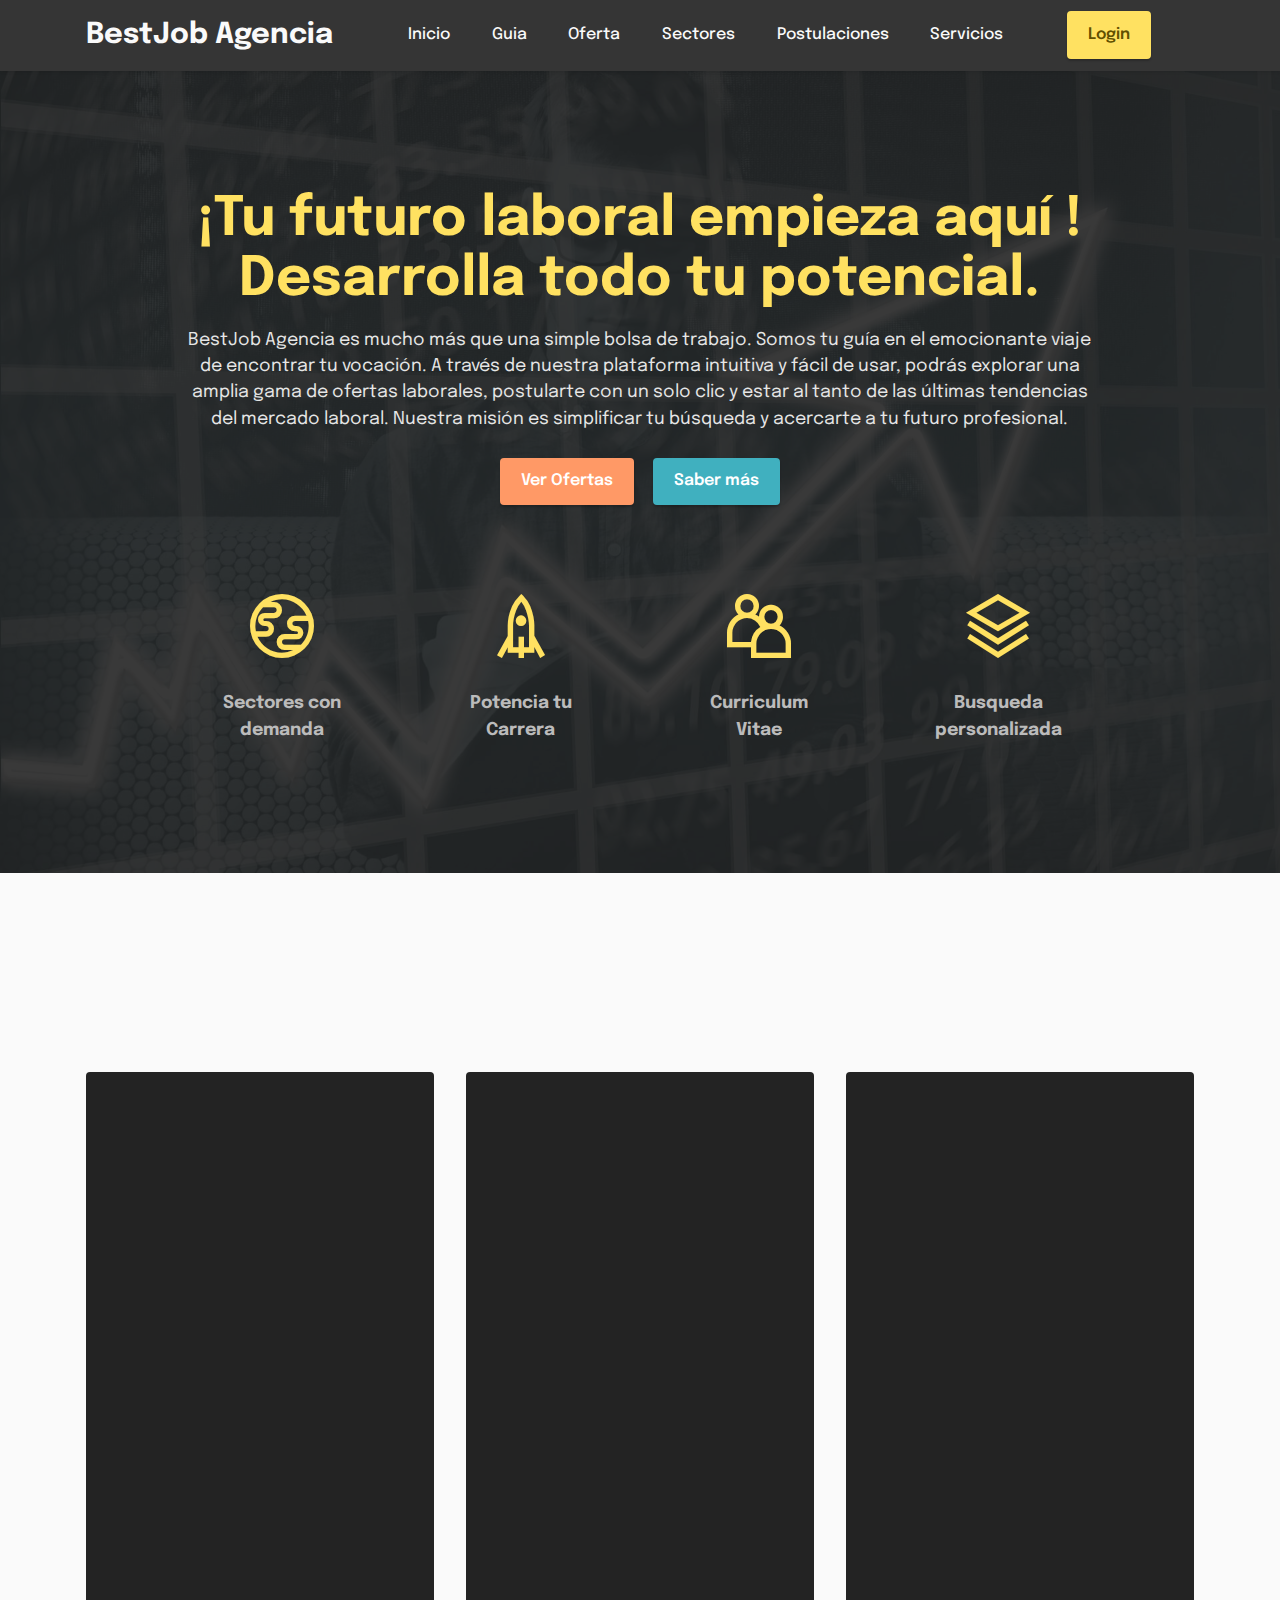
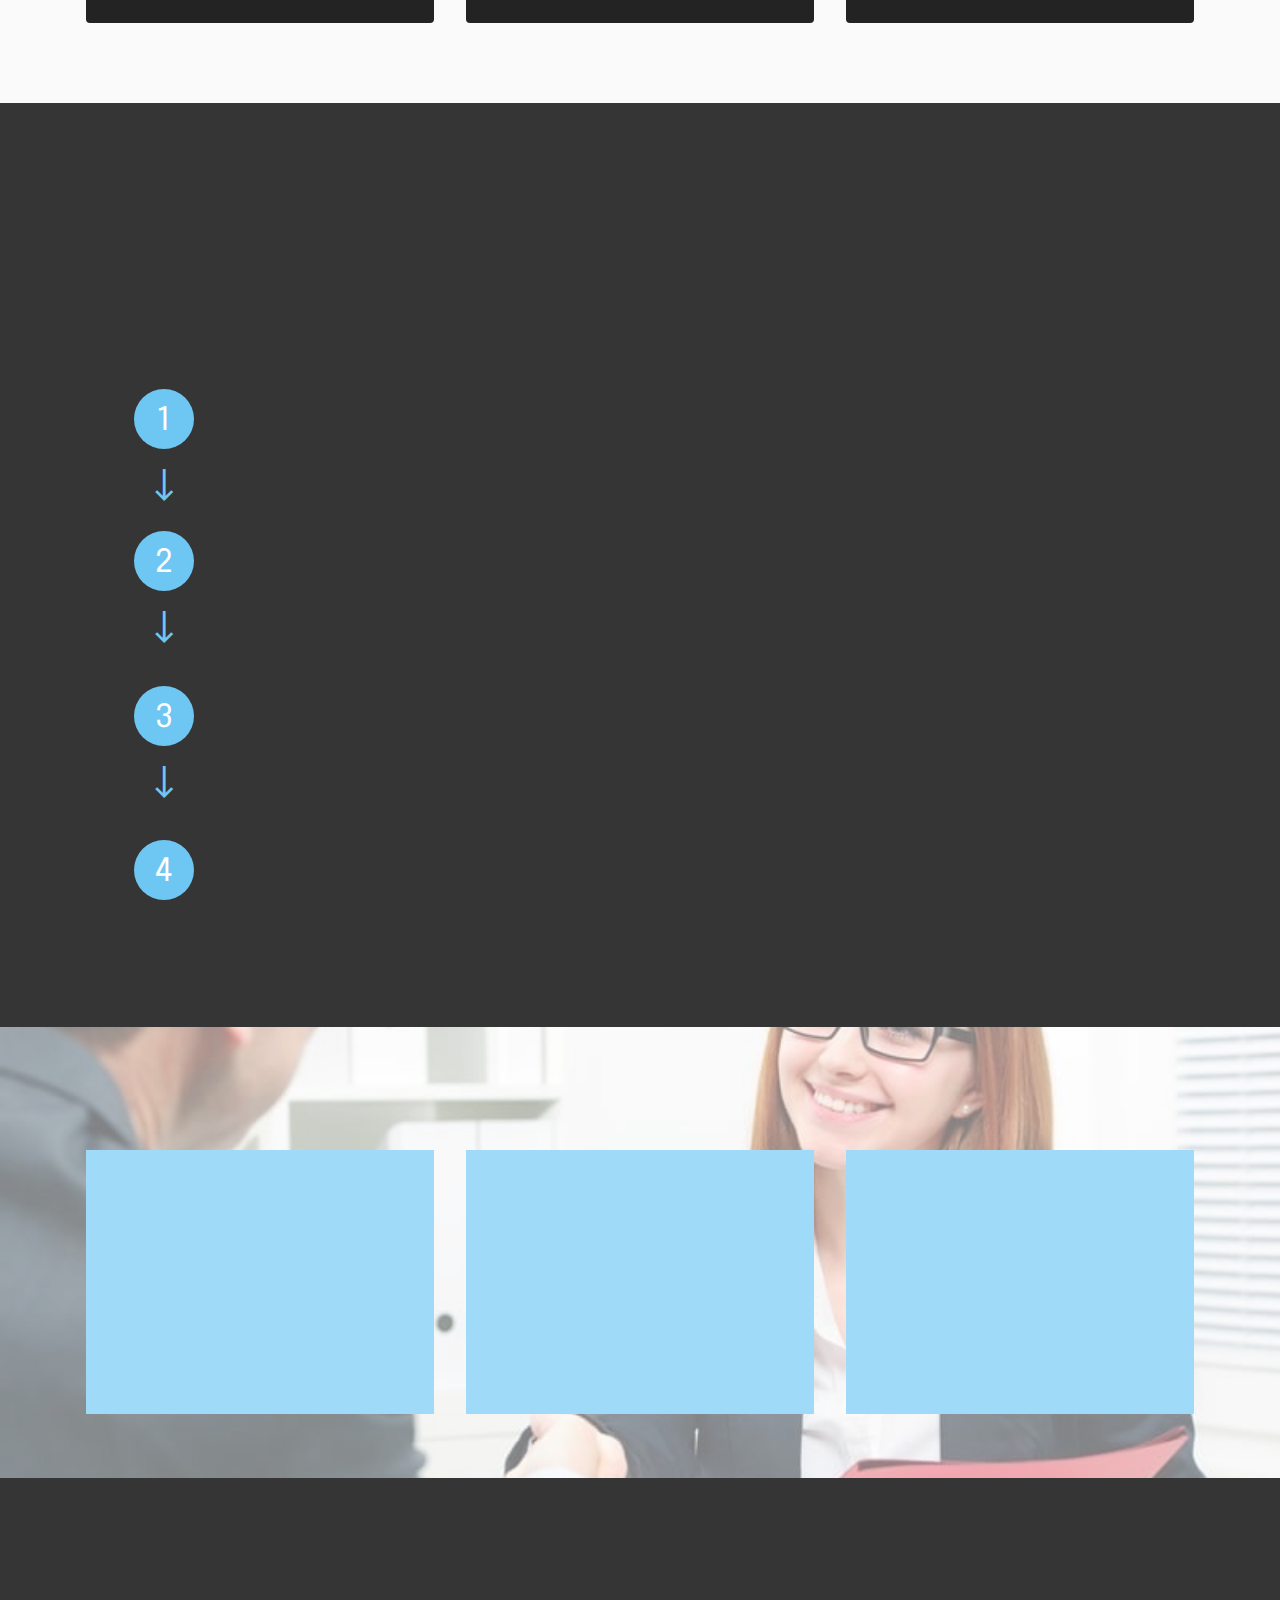
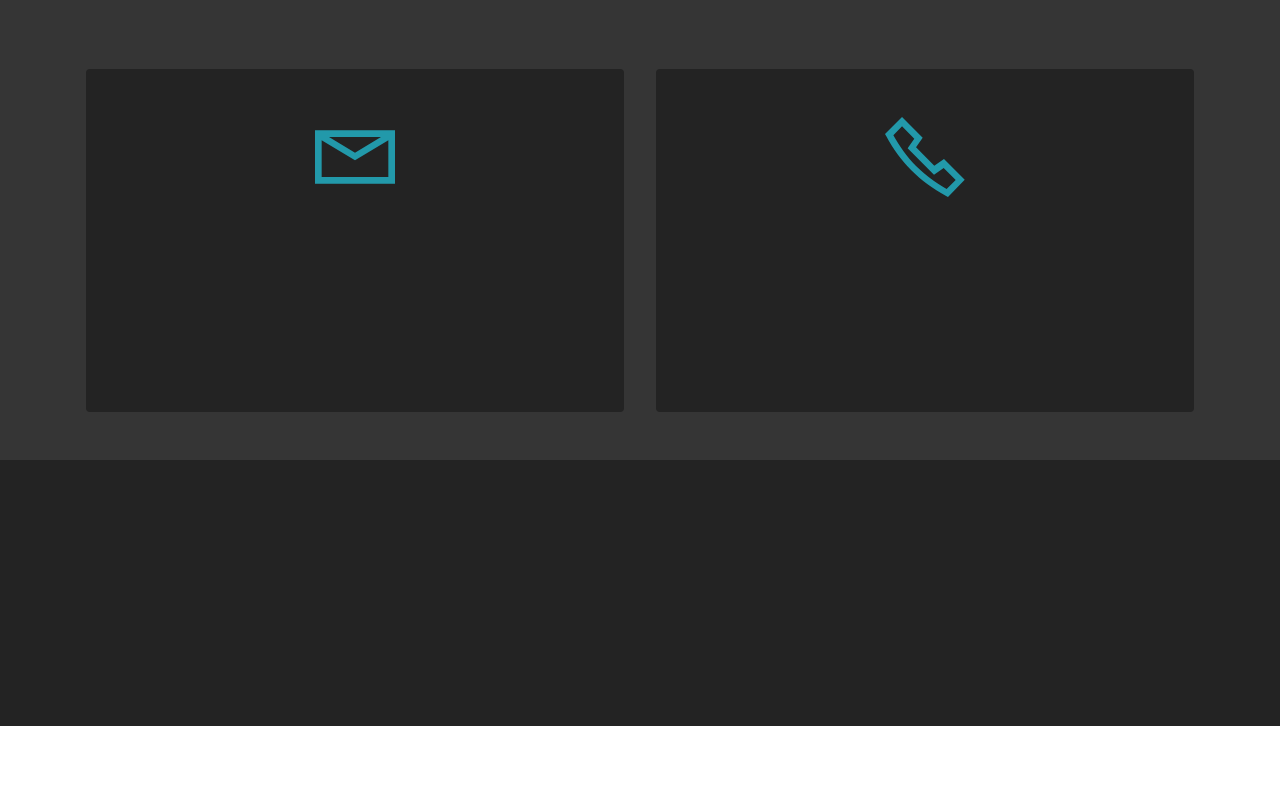
<file: index.html>
<!DOCTYPE html>
<html>

<head>
    <!-- Google tag (gtag.js) -->
    <script async src="https://www.googletagmanager.com/gtag/js?id=G-39RCHEDYYC"></script>
    <script>
        window.dataLayer = window.dataLayer || [];
        function gtag() { dataLayer.push(arguments); }
        gtag('js', new Date());

        gtag('config', 'G-39RCHEDYYC');
    </script>

    <!-- Site made with Mobirise Website Builder v5.9.18, https://mobirise.com -->
    <meta charset="UTF-8">
    <meta http-equiv="X-UA-Compatible" content="IE=edge">
    <meta name="generator" content="Mobirise v5.9.18, mobirise.com">
    <meta name="viewport" content="width=device-width, initial-scale=1, minimum-scale=1">
    <link rel="shortcut icon" href="assets/images/logo-1.png" type="image/x-icon">
    <meta name="description" content="">


    <title>Home</title>
    <link rel="stylesheet" href="assets/web/assets/mobirise-icons2/mobirise2.css">
    <link rel="stylesheet" href="assets/bootstrap/css/bootstrap.min.css">
    <link rel="stylesheet" href="assets/bootstrap/css/bootstrap-grid.min.css">
    <link rel="stylesheet" href="assets/bootstrap/css/bootstrap-reboot.min.css">
    <link rel="stylesheet" href="assets/animatecss/animate.css">
    <link rel="stylesheet" href="assets/dropdown/css/style.css">
    <link rel="stylesheet" href="assets/socicon/css/styles.css">
    <link rel="stylesheet" href="assets/theme/css/style.css">
    <link rel="preload"
        href="https://fonts.googleapis.com/css?family=Epilogue:100,200,300,400,500,600,700,800,900,100i,200i,300i,400i,500i,600i,700i,800i,900i&display=swap"
        as="style" onload="this.onload=null;this.rel='stylesheet'">
    <noscript>
        <link rel="stylesheet"
            href="https://fonts.googleapis.com/css?family=Epilogue:100,200,300,400,500,600,700,800,900,100i,200i,300i,400i,500i,600i,700i,800i,900i&display=swap">
    </noscript>
    <link rel="preload" as="style" href="assets/mobirise/css/mbr-additional.css?v=tzkG9M">
    <link rel="stylesheet" href="assets/mobirise/css/mbr-additional.css?v=tzkG9M" type="text/css">




</head>

<body>

    <section data-bs-version="5.1" class="menu menu1 cid-uu19taB3X2" once="menu" id="menu1-8">


        <nav class="navbar navbar-dropdown navbar-expand-lg">
            <div class="container">
                <div class="navbar-brand">

                    <span class="navbar-caption-wrap"><a class="navbar-caption text-white text-primary display-5"
                            href="index.html">BestJob Agencia</a></span>
                </div>
                <button class="navbar-toggler" type="button" data-toggle="collapse" data-bs-toggle="collapse"
                    data-target="#navbarSupportedContent" data-bs-target="#navbarSupportedContent"
                    aria-controls="navbarNavAltMarkup" aria-expanded="false" aria-label="Toggle navigation">
                    <div class="hamburger">
                        <span></span>
                        <span></span>
                        <span></span>
                        <span></span>
                    </div>
                </button>
                <div class="collapse navbar-collapse" id="navbarSupportedContent">
                    <ul class="navbar-nav nav-dropdown" data-app-modern-menu="true">
                        <li class="nav-item"><a class="nav-link link text-white text-primary display-4"
                                href="index.html">Inicio</a></li>
                        <li class="nav-item"><a class="nav-link link text-white text-primary display-4"
                                href="index.html#features20-4">Guia</a></li>
                        <li class="nav-item"><a class="nav-link link text-white text-primary display-4"
                                href="page2.html">Oferta</a></li>
                        <li class="nav-item"><a class="nav-link link text-white text-primary display-4"
                                href="page4.html">Sectores</a></li>
                        <li class="nav-item"><a class="nav-link link text-white text-primary display-4"
                                href="page3.html#header1-0">Postulaciones</a></li>
                        <li class="nav-item"><a class="nav-link link text-white text-primary display-4"
                                href="page5.html">Servicios</a>
                        </li>
                    </ul>

                    <div class="navbar-buttons mbr-section-btn"><a class="btn btn-warning display-4"
                            href="page1.html">Login</a></div>
                </div>
            </div>
        </nav>
    </section>

    <section data-bs-version="5.1" class="header19 cid-sFGzrhlvIh" id="header19-3">



        <div class="mbr-overlay" style="opacity: 0.9; background-color: rgb(35, 35, 35);">
        </div>

        <div class="container">
            <div class="media-container">
                <div class="col-md-12 col-lg-10 m-auto align-center">
                    <h1 class="mbr-section-title mbr-white mbr-fonts-style mb-3 display-2"><strong>¡Tu futuro laboral
                            empieza aquí ! Desarrolla todo tu potencial.</strong></h1>
                    <p class="mbr-text mbr-white mbr-fonts-style display-7">
                        BestJob Agencia es mucho más que una simple bolsa de trabajo. Somos tu guía en el emocionante
                        viaje de encontrar tu vocación. A través de nuestra plataforma intuitiva y fácil de usar, podrás
                        explorar una amplia gama de ofertas laborales, postularte con un solo clic y estar al tanto de
                        las últimas tendencias del mercado laboral. Nuestra misión es simplificar tu búsqueda y
                        acercarte a tu futuro profesional.</p>
                    <div class="mbr-section-btn align-center"><a class="btn btn-danger display-4" href="page2.html">Ver
                            Ofertas</a> <a class="btn btn-success display-4" href="page5.html">Saber más</a></div>

                    <div class="row pt-5 justify-content-center">
                        <div class="col-12 col-md-6 col-lg-3">
                            <div class="card-wrapper">
                                <div class="card-box align-center">
                                    <span class="mbr-iconfont mobi-mbri-globe mobi-mbri"
                                        style="color: rgb(255, 225, 97); fill: rgb(255, 225, 97);"></span>
                                    <h4 class="card-title align-center mbr-black mbr-fonts-style display-7">
                                        <strong>Sectores con demanda</strong></h4>
                                </div>
                            </div>
                        </div>
                        <div class="col-12 col-md-6 col-lg-3">
                            <div class="card-wrapper">
                                <div class="card-box align-center">
                                    <span class="mbr-iconfont mobi-mbri-rocket mobi-mbri"
                                        style="color: rgb(255, 225, 97); fill: rgb(255, 225, 97);"></span>
                                    <h4 class="card-title align-center mbr-black mbr-fonts-style display-7">
                                        <strong>Potencia tu Carrera</strong></h4>
                                </div>
                            </div>
                        </div>
                        <div class="col-12 col-md-6 col-lg-3">
                            <div class="card-wrapper">
                                <div class="card-box align-center">
                                    <span class="mbr-iconfont mobi-mbri-users mobi-mbri"
                                        style="color: rgb(255, 225, 97); fill: rgb(255, 225, 97);"></span>
                                    <h4 class="card-title align-center mbr-black mbr-fonts-style display-7">
                                        <strong>Curriculum </strong><br><strong>Vitae</strong></h4>
                                </div>
                            </div>
                        </div>
                        <div class="col-12 col-md-6 col-lg-3">
                            <div class="card-wrapper">
                                <div class="card-box align-center">
                                    <span class="mbr-iconfont mobi-mbri-layers mobi-mbri"
                                        style="color: rgb(255, 225, 97); fill: rgb(255, 225, 97);"></span>
                                    <h4 class="card-title align-center mbr-black mbr-fonts-style display-7">
                                        <strong>Busqueda</strong><br><strong>personalizada</strong></h4>
                                </div>
                            </div>
                        </div>
                    </div>
                </div>
            </div>
        </div>
    </section>

    <section data-bs-version="5.1" class="features3 cid-sFGGDvi61Z" id="features3-b">


        <div class="container">
            <div class="mbr-section-head">
                <h4 class="mbr-section-title mbr-fonts-style align-center mb-0 display-2"><strong>Postúlate a estas
                        ofertas con <em>BestJob</em> y suma tu talento&nbsp;</strong></h4>

            </div>
            <div class="row mt-4">
                <div class="item features-image сol-12 col-md-6 col-lg-4">
                    <div class="item-wrapper">
                        <div class="item-img">
                            <img src="assets/images/mbr-696x464.jpg" alt="Mobirise Website Builder">
                        </div>
                        <div class="item-content">
                            <h5 class="item-title mbr-fonts-style display-5"><strong>Mercado Libre</strong></h5>
                            <h6 class="item-subtitle mbr-fonts-style mt-1 display-7"><em>Representante de Customer
                                    Experience&nbsp;&nbsp;</em></h6>
                            <p class="mbr-text mbr-fonts-style mt-3 display-7">Representante de Customer
                                Experience&nbsp;&nbsp;<br></p>
                        </div>
                        <div class="mbr-section-btn item-footer mt-2"><a href=""
                                class="btn btn-primary item-btn display-4" target="_blank">Ver requisitos &gt;</a></div>
                    </div>
                </div>
                <div class="item features-image сol-12 col-md-6 col-lg-4">
                    <div class="item-wrapper">
                        <div class="item-img">
                            <img src="assets/images/mbr-2.jpg" alt="Mobirise Website Builder">
                        </div>
                        <div class="item-content">
                            <h5 class="item-title mbr-fonts-style display-5"><strong>Aguas del Norte</strong></h5>
                            <h6 class="item-subtitle mbr-fonts-style mt-1 display-7">
                                <em>Director de Proyectos</em>
                            </h6>
                            <p class="mbr-text mbr-fonts-style mt-3 display-7">Team Manager con amplia experiencia en
                                recursos Humanos.</p>
                        </div>
                        <div class="mbr-section-btn item-footer mt-2"><a href=""
                                class="btn btn-primary item-btn display-4" target="_blank">Ver requisitos &gt;</a></div>
                    </div>
                </div>
                <div class="item features-image сol-12 col-md-6 col-lg-4">
                    <div class="item-wrapper">
                        <div class="item-img">
                            <img src="assets/images/mbr-1.jpg" alt="Mobirise Website Builder">
                        </div>
                        <div class="item-content">
                            <h5 class="item-title mbr-fonts-style display-5"><strong>FiberWay</strong></h5>
                            <h6 class="item-subtitle mbr-fonts-style mt-1 display-7">
                                <em>Técnico de Redes</em>
                            </h6>
                            <p class="mbr-text mbr-fonts-style mt-3 display-7">Eres apasionado de las Redes
                                Informáticas, esta es tu oportunidad</p>
                        </div>
                        <div class="mbr-section-btn item-footer mt-2"><a href=""
                                class="btn btn-primary item-btn display-4" target="_blank">Ver requisitos&gt;</a></div>
                    </div>
                </div>
            </div>
        </div>
    </section>

    <section data-bs-version="5.1" class="features19 cid-sFGBbGYuTc" id="features20-4">



        <div class="container">
            <div class="row justify-content-center">
                <div class="col-md-12 col-lg-12">
                    <div class="card-wrapper pb-4">
                        <div class="card-box align-center">
                            <h4 class="card-title mbr-fonts-style mb-4 display-2"><strong>Guia rápida</strong></h4>
                            <p class="mbr-text mbr-fonts-style mb-4 display-5"><strong>
                                    <a href="page1.html#form3-0" class="text-danger"><b>Registrate</b> </a>en BestJob y
                                    empieza tu carrera por el trabajo ideal, Fácil y Rápido&nbsp;</strong></p>

                        </div>
                    </div>
                </div>
                <div class="col-12 col-md-11">
                    <div class="item mbr-flex">
                        <div class="icon-box">
                            <span class="step-number mbr-fonts-style display-5">1</span>
                        </div>
                        <div class="text-box">
                            <h4 class="icon-title card-title mbr-black mbr-fonts-style display-7"><strong>Crea un Perfil
                                    detallado</strong></h4>
                            <h5 class="icon-text mbr-black mbr-fonts-style display-4">Asegúrate de incluir tus datos
                                personales, experiencia laboral, habilidades, logros y objetivos profesionales.</h5>
                        </div>
                    </div>
                    <div class="item mbr-flex">
                        <div class="icon-box">
                            <span class="step-number mbr-fonts-style display-5">2</span>
                        </div>
                        <div class="text-box">
                            <h4 class="icon-title card-title mbr-black mbr-fonts-style display-7"><strong>Explora las
                                    Ofertas Laborales</strong></h4>
                            <h5 class="icon-text mbr-black mbr-fonts-style display-4">Utiliza los filtros de búsqueda,
                                Nuestra plataforma te permite filtrar las ofertas por sector, ubicación, tipo de
                                contrato, nivel de experiencia y otras variables relevantes.</h5>
                        </div>
                    </div>
                    <div class="item mbr-flex">
                        <div class="icon-box">
                            <span class="step-number mbr-fonts-style display-5">3</span>
                        </div>
                        <div class="text-box">
                            <h4 class="icon-title card-title mbr-black mbr-fonts-style display-7"><strong>Postúlate a
                                    las ofertas que te interesan</strong></h4>
                            <h5 class="icon-text mbr-black mbr-fonts-style display-4">Adapta tu carta de presentación a
                                cada oferta, destacando cómo tus habilidades y experiencia se ajustan a los requisitos
                                del puesto.</h5>
                        </div>
                    </div>
                    <div class="item mbr-flex last">
                        <div class="icon-box">
                            <span class="step-number mbr-fonts-style display-5">4</span>
                        </div>
                        <div class="text-box">
                            <h4 class="icon-title card-title mbr-black mbr-fonts-style display-7"><strong>Mantente
                                    activo y conectado</strong></h4>
                            <h5 class="icon-text mbr-black mbr-fonts-style display-4">Aprovecha las herramientas que te
                                ofrece nuestra plataforma para prepararte para las entrevistas, como simuladores de
                                entrevistas y consejos de expertos.</h5>
                        </div>
                    </div>






                </div>
            </div>
        </div>
    </section>

    <section data-bs-version="5.1" class="clients3 cid-utYRlIVFUt" id="clients03-7">



        <div class="mbr-overlay" style="opacity: 0.5; background-color: rgb(255, 255, 255);"></div>
        <div class="container">
            <div class="row justify-content-center">
                <div class="col-12 content-head">
                    <div class="mb-5">
                        <h5 class="mbr-section-title mbr-fonts-style mb-0 display-5"><strong>Compañias que contactamos
                                contigo</strong></h5>
                        <div class="col-12">

                        </div>
                    </div>
                </div>
            </div>
            <div class="row">
                <div class="item features-without-image col-12 col-lg-4 active">
                    <div class="item-wrapper">
                        <div class="img-wrapper">
                            <img src="assets/images/2.png" alt="Mobirise Website Builder" data-slide-to="3"
                                data-bs-slide-to="3">
                        </div>
                        <div class="card-box align-center">




                        </div>
                    </div>
                </div>
                <div class="item features-without-image col-12 col-lg-4">
                    <div class="item-wrapper">
                        <div class="img-wrapper">
                            <img src="assets/images/1.png" alt="Mobirise Website Builder" data-slide-to="0"
                                data-bs-slide-to="0">
                        </div>
                        <div class="card-box align-center">




                        </div>
                    </div>
                </div>
                <div class="item features-without-image col-12 col-lg-4">
                    <div class="item-wrapper">
                        <div class="img-wrapper">
                            <img src="assets/images/4-1.png" alt="Mobirise Website Builder" data-slide-to="1"
                                data-bs-slide-to="1">
                        </div>
                        <div class="card-box align-center">




                        </div>
                    </div>
                </div>

            </div>
        </div>
    </section>

    <section data-bs-version="5.1" class="contacts1 cid-sFGJrLtt3K" id="contacts1-c">




        <div class="container">
            <div class="mbr-section-head">
                <h3 class="mbr-section-title mbr-fonts-style align-center mb-0 display-2">
                    <strong>Contáctanos</strong>
                </h3>
                <h4 class="mbr-section-subtitle mbr-fonts-style align-center mb-0 mt-2 display-5">Escríbenos o llámanos,
                    siempre estamos disponibles.</h4>
            </div>
            <div class="row justify-content-center mt-4">
                <div class="card col-12 col-lg-6">
                    <div class="card-wrapper">
                        <div class="card-box align-center">
                            <div class="image-wrapper">
                                <span class="mbr-iconfont mobi-mbri-letter mobi-mbri"
                                    style="color: rgb(34, 153, 170); fill: rgb(34, 153, 170);"></span>
                            </div>
                            <h4 class="card-title mbr-fonts-style mb-2 display-2">
                                <strong>Email</strong>
                            </h4>
                            <p class="mbr-text mbr-fonts-style mb-2 display-4">
                                Responderemos tan pronto sea posible</p>
                            <h5 class="link mbr-fonts-style display-7"><a href="mailto:cr89johan@gmil.com"
                                    class="text-primary">Enviar un Email</a></h5>
                        </div>
                    </div>
                </div>
                <div class="card col-12 col-lg-6">
                    <div class="card-wrapper">
                        <div class="card-box align-center">
                            <div class="image-wrapper">
                                <span class="mbr-iconfont mobi-mbri-phone mobi-mbri"
                                    style="color: rgb(34, 153, 170); fill: rgb(34, 153, 170);"></span>
                            </div>
                            <h4 class="card-title mbr-fonts-style align-center mb-2 display-2"><strong>Teléfono</strong>
                            </h4>
                            <p class="mbr-text mbr-fonts-style mb-2 display-4">
                                Mon - Fri 09:00 - 18:00</p>
                            <h5 class="link mbr-black mbr-fonts-style display-7"><a href="https://wa.me/543884881271"
                                    class="text-primary">Contactar</a></h5>
                        </div>
                    </div>
                </div>
            </div>
        </div>
    </section>

    <section data-bs-version="5.1" class="footer1 cid-utYpyU3LJo" once="footers" id="footer1-1">



        <div class="container">
            <div class="row mbr-white">
                <div class="col-12 col-md-6 col-lg-3">
                    <h5 class="mbr-section-subtitle mbr-fonts-style mb-2 display-7">
                        <strong>Links</strong>
                    </h5>
                    <ul class="list mbr-fonts-style display-4">
                        <li class="mbr-text item-wrap"><a href="index.html" class="text-primary">Home</a></li>
                        <li class="mbr-text item-wrap">Features</li>
                        <li class="mbr-text item-wrap">Research</li>
                        <li class="mbr-text item-wrap">Team</li>
                    </ul>
                </div>
                <div class="col-12 col-md-6 col-lg-3">
                    <h5 class="mbr-section-subtitle mbr-fonts-style mb-2 display-7">
                        <strong>Info</strong>
                    </h5>
                    <ul class="list mbr-fonts-style display-4">

                        <li class="mbr-text item-wrap">About</li>
                        <li class="mbr-text item-wrap">Pricing</li>
                        <li class="mbr-text item-wrap"><a href="index.html#contacts1-c"
                                class="text-primary">Contacts</a></li>
                        <li class="mbr-text item-wrap">Office</li>
                    </ul>
                </div>
                <div class="col-12 col-md-6 col-lg-3">
                    <h5 class="mbr-section-subtitle mbr-fonts-style mb-2 display-7">
                        <strong>Features</strong>
                    </h5>
                    <ul class="list mbr-fonts-style display-4">
                        <li class="mbr-text item-wrap"><a href="page5.html#slider5-p" class="text-primary">Creador de
                                Curriculun</a></li>
                        <li class="mbr-text item-wrap"><a href="page2.html" class="text-primary">Ofertas Laborales</a>
                        </li>
                        <li class="mbr-text item-wrap"><a href="page5.html#slider5-p" class="text-primary">Simulador de
                                Entrevistas</a></li>
                        <li class="mbr-text item-wrap">Ofertas</li>
                        <li class="mbr-text item-wrap"><br></li>
                    </ul>
                </div>
                <div class="col-12 col-md-6 col-lg-3">
                    <h5 class="mbr-section-subtitle mbr-fonts-style mb-2 display-7">
                        <strong>About</strong>
                    </h5>
                    <p class="mbr-text mbr-fonts-style mb-4 display-4">
                        Tu talento, nuestra prioridad. Conecta con las mejores oportunidades.</p>


                </div>

            </div>
        </div>
    </section>
    <section class="display-7"
        style="padding: 0;align-items: center;justify-content: center;flex-wrap: wrap;    align-content: center;display: flex;position: relative;height: 4rem;">
        <a href="https://mobiri.se/3574824"
            style="flex: 1 1;height: 4rem;position: absolute;width: 100%;z-index: 1;"><img alt="" style="height: 4rem;"
                src="[data-uri]"></a>
        <p style="margin: 0;text-align: center;" class="display-7">&#8204;</p><a style="z-index:1"
            href="https://mobirise.com/drag-drop-website-builder.html">Drag & Drop Website Builder</a>
    </section>
    <script src="assets/bootstrap/js/bootstrap.bundle.min.js"></script>
    <script src="assets/smoothscroll/smooth-scroll.js"></script>
    <script src="assets/ytplayer/index.js"></script>
    <script src="assets/dropdown/js/navbar-dropdown.js"></script>
    <script src="assets/vimeoplayer/player.js"></script>
    <script src="assets/theme/js/script.js"></script>


    <div id="scrollToTop" class="scrollToTop mbr-arrow-up"><a style="text-align: center;"><i
                class="mbr-arrow-up-icon mbr-arrow-up-icon-cm cm-icon cm-icon-smallarrow-up"></i></a></div>
    <input name="animation" type="hidden">
</body>

</html>
</file>
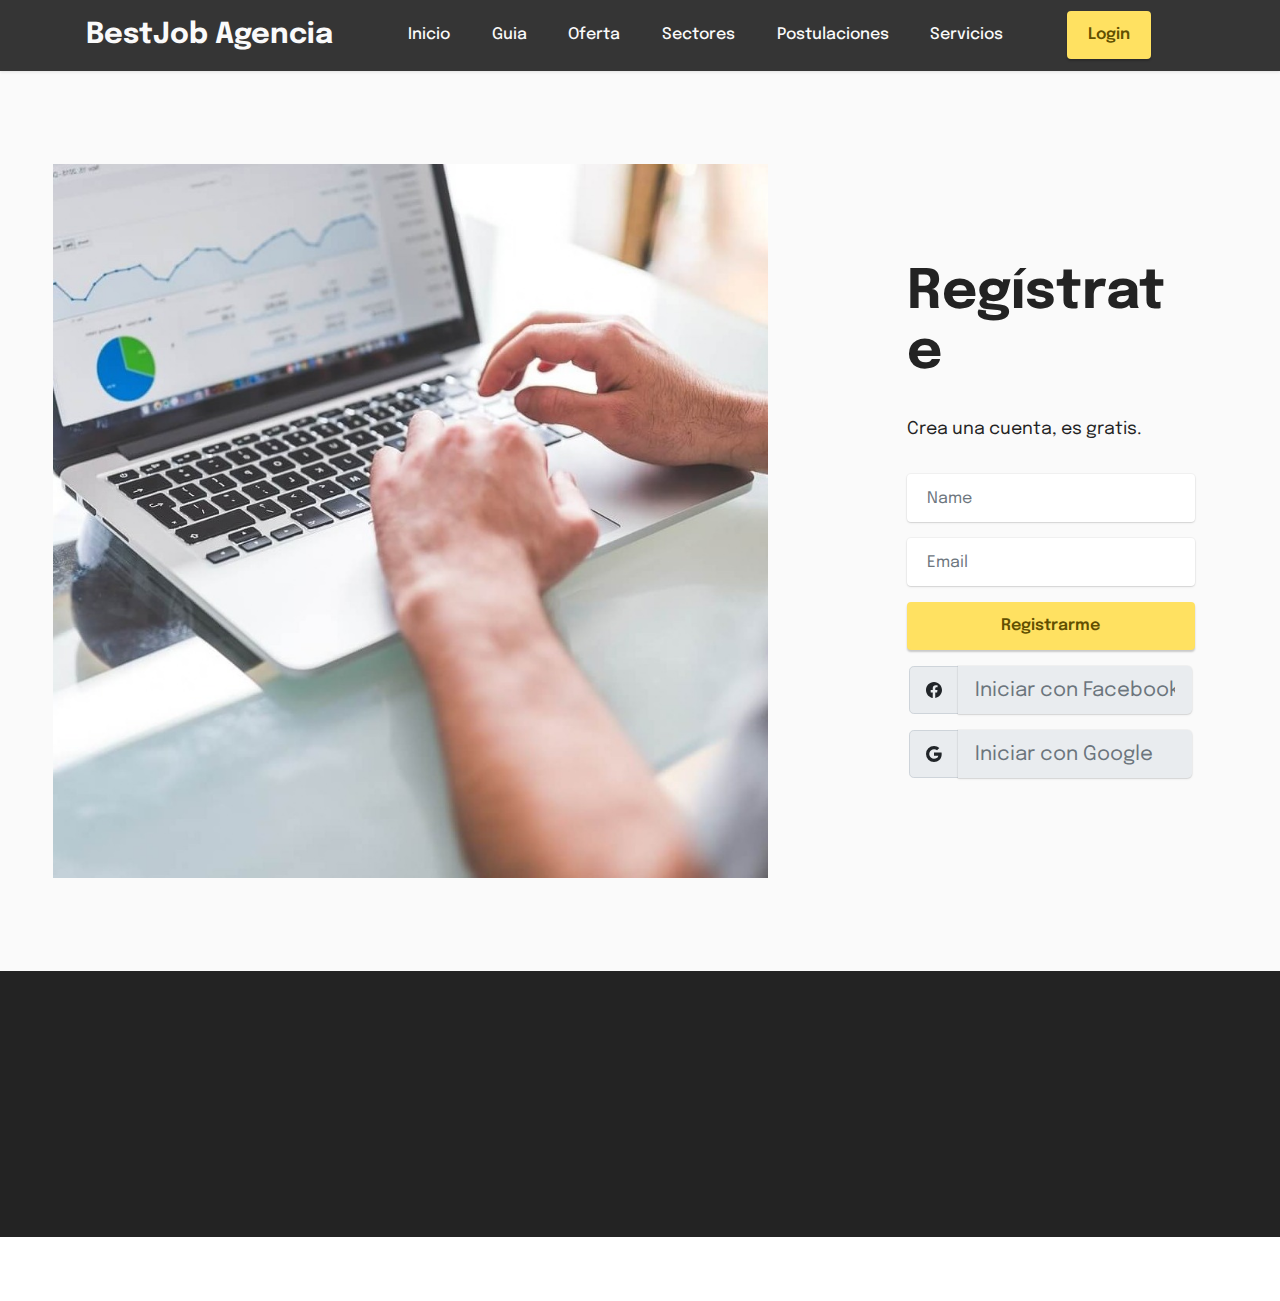
<file: page1.html>
<!DOCTYPE html>
<html>

<head>
    <!-- Google tag (gtag.js) -->
    <script async src="https://www.googletagmanager.com/gtag/js?id=G-39RCHEDYYC"></script>
    <script>
        window.dataLayer = window.dataLayer || [];
        function gtag() { dataLayer.push(arguments); }
        gtag('js', new Date());

        gtag('config', 'G-39RCHEDYYC');
    </script>

    <!-- Site made with Mobirise Website Builder v5.9.18, https://mobirise.com -->
    <meta charset="UTF-8">
    <meta http-equiv="X-UA-Compatible" content="IE=edge">
    <meta name="generator" content="Mobirise v5.9.18, mobirise.com">
    <meta name="viewport" content="width=device-width, initial-scale=1, minimum-scale=1">
    <link rel="shortcut icon" href="assets/images/logo-1.png" type="image/x-icon">
    <meta name="description" content="">


    <title>Login</title>
    <link rel="stylesheet" href="assets/bootstrap/css/bootstrap.min.css">
    <link rel="stylesheet" href="assets/bootstrap/css/bootstrap-grid.min.css">
    <link rel="stylesheet" href="assets/bootstrap/css/bootstrap-reboot.min.css">
    <link rel="stylesheet" href="assets/animatecss/animate.css">
    <link rel="stylesheet" href="assets/dropdown/css/style.css">
    <link rel="stylesheet" href="assets/socicon/css/styles.css">
    <link rel="stylesheet" href="assets/theme/css/style.css">
    <link rel="preload"
        href="https://fonts.googleapis.com/css?family=Epilogue:100,200,300,400,500,600,700,800,900,100i,200i,300i,400i,500i,600i,700i,800i,900i&display=swap"
        as="style" onload="this.onload=null;this.rel='stylesheet'">
    <noscript>
        <link rel="stylesheet"
            href="https://fonts.googleapis.com/css?family=Epilogue:100,200,300,400,500,600,700,800,900,100i,200i,300i,400i,500i,600i,700i,800i,900i&display=swap">
    </noscript>
    <link rel="preload" as="style" href="assets/mobirise/css/mbr-additional.css?v=qkFboR">
    <link rel="stylesheet" href="assets/mobirise/css/mbr-additional.css?v=qkFboR" type="text/css">




</head>

<body>

    <section data-bs-version="5.1" class="menu menu1 cid-uu19taB3X2" once="menu" id="menu1-8">


        <nav class="navbar navbar-dropdown navbar-expand-lg">
            <div class="container">
                <div class="navbar-brand">

                    <span class="navbar-caption-wrap"><a class="navbar-caption text-white text-primary display-5"
                            href="index.html">BestJob Agencia</a></span>
                </div>
                <button class="navbar-toggler" type="button" data-toggle="collapse" data-bs-toggle="collapse"
                    data-target="#navbarSupportedContent" data-bs-target="#navbarSupportedContent"
                    aria-controls="navbarNavAltMarkup" aria-expanded="false" aria-label="Toggle navigation">
                    <div class="hamburger">
                        <span></span>
                        <span></span>
                        <span></span>
                        <span></span>
                    </div>
                </button>
                <div class="collapse navbar-collapse" id="navbarSupportedContent">
                    <ul class="navbar-nav nav-dropdown" data-app-modern-menu="true">
                        <li class="nav-item"><a class="nav-link link text-white text-primary display-4"
                                href="index.html">Inicio</a></li>
                        <li class="nav-item"><a class="nav-link link text-white text-primary display-4"
                                href="index.html#features20-4">Guia</a></li>
                        <li class="nav-item"><a class="nav-link link text-white text-primary display-4"
                                href="page2.html">Oferta</a></li>
                        <li class="nav-item"><a class="nav-link link text-white text-primary display-4"
                                href="page4.html">Sectores</a></li>
                        <li class="nav-item"><a class="nav-link link text-white text-primary display-4"
                                href="page3.html#header1-0">Postulaciones</a></li>
                        <li class="nav-item"><a class="nav-link link text-white text-primary display-4"
                                href="page5.html">Servicios</a>
                        </li>
                    </ul>

                    <div class="navbar-buttons mbr-section-btn"><a class="btn btn-warning display-4"
                            href="page1.html">Login</a></div>
                </div>
            </div>
        </nav>
    </section>

    <section data-bs-version="5.1" class="form3 cid-utXAySq4ig mbr-fullscreen" id="form3-0">





        <div class="container-fluid">
            <div class="row justify-content-center">
                <div class="col-lg-7 col-12">
                    <div class="image-wrapper">
                        <img class="w-100" src="assets/images/mbr-2.jpeg" alt="Mobirise Website Builder">
                    </div>
                </div>
                <div class="col-lg-3 offset-lg-1 mbr-form" data-form-type="formoid">
                    <form action="https://mobirise.eu/" method="POST" class="mbr-form form-with-styler"
                        data-form-title="Form Name"><input type="hidden" name="email" data-form-email="true"
                            value="hjDTxQJuMCGQj0PnQXdDF7BKnKWhXxUuFB5CZ+EzSIsiocbOoEXlt02phuZUvqqee0oDXpsEuAYcdfYUZNUICYwn2IdzD17QZYmyDyyxABJyo9FjcI+Ptpxa+3YrSn1r">
                        <div class="row">
                            <div hidden="hidden" data-form-alert="" class="alert alert-success col-12">Revisa tu casilla
                                de correo y completa tu registro.</div>
                            <div hidden="hidden" data-form-alert-danger="" class="alert alert-danger col-12">
                                Oops...! some problem!
                            </div>
                        </div>
                        <div class="dragArea row">
                            <div class="col-lg-12 col-md-12 col-sm-12">
                                <h1 class="mbr-section-title mb-4 display-2"><strong>Regístrate</strong></h1>
                            </div>
                            <div class="col-lg-12 col-md-12 col-sm-12">
                                <p class="mbr-text mbr-fonts-style mb-4 display-7">Crea una cuenta, es gratis.</p>
                            </div>
                            <div data-for="name" class="col-lg-12 col-md col-sm-12 form-group mb-3">
                                <input type="text" name="name" placeholder="Name" data-form-field="name"
                                    class="form-control" value="" id="name-form3-0">
                            </div>
                            <div class="col-lg-12 col-md col-sm-12 form-group mb-3" data-for="email">
                                <input type="email" name="email" placeholder="Email" data-form-field="email"
                                    class="form-control" value="" id="email-form3-0">
                            </div>
                            <div class="col-md-auto col-12 mbr-section-btn"><button type="submit"
                                    class="btn btn-warning display-4">Registrarme</button></div>
                            <div class="input-group input-group-lg">
                                <span class="input-group-text" id="inputGroup-sizing-lg">
                                    <svg xmlns="http://www.w3.org/2000/svg" width="16" height="16" fill="currentColor"
                                        class="bi bi-facebook" viewBox="0 0 16 16">
                                        <path
                                            d="M16 8.049c0-4.446-3.582-8.05-8-8.05C3.58 0-.002 3.603-.002 8.05c0 4.017 2.926 7.347 6.75 7.951v-5.625h-2.03V8.05H6.75V6.275c0-2.017 1.195-3.131 3.022-3.131.876 0 1.791.157 1.791.157v1.98h-1.009c-.993 0-1.303.621-1.303 1.258v1.51h2.218l-.354 2.326H9.25V16c3.824-.604 6.75-3.934 6.75-7.951" />
                                    </svg>
                                </span>
                                <input type="text" class="form-control" aria-label="Sizing example input"
                                    aria-describedby="inputGroup-sizing-lg" placeholder="Iniciar con Facebook" disabled>
                            </div>
                            <div class="input-group input-group-lg pt-3">
                                <span class="input-group-text" id="inputGroup-sizing-lg">
                                    <svg xmlns="http://www.w3.org/2000/svg" width="16" height="16" fill="currentColor"
                                        class="bi bi-google" viewBox="0 0 16 16">
                                        <path
                                            d="M15.545 6.558a9.4 9.4 0 0 1 .139 1.626c0 2.434-.87 4.492-2.384 5.885h.002C11.978 15.292 10.158 16 8 16A8 8 0 1 1 8 0a7.7 7.7 0 0 1 5.352 2.082l-2.284 2.284A4.35 4.35 0 0 0 8 3.166c-2.087 0-3.86 1.408-4.492 3.304a4.8 4.8 0 0 0 0 3.063h.003c.635 1.893 2.405 3.301 4.492 3.301 1.078 0 2.004-.276 2.722-.764h-.003a3.7 3.7 0 0 0 1.599-2.431H8v-3.08z" />
                                    </svg>
                                </span>
                                <input type="text" class="form-control" aria-label="Sizing example input"
                                    aria-describedby="inputGroup-sizing-lg" placeholder="Iniciar con Google" disabled>
                            </div>
                        </div>
                    </form>
                </div>
                <div class="offset-lg-1"></div>
            </div>
        </div>
    </section>

    <section data-bs-version="5.1" class="footer1 cid-utYpyU3LJo" once="footers" id="footer1-1">



        <div class="container">
            <div class="row mbr-white">
                <div class="col-12 col-md-6 col-lg-3">
                    <h5 class="mbr-section-subtitle mbr-fonts-style mb-2 display-7">
                        <strong>Links</strong>
                    </h5>
                    <ul class="list mbr-fonts-style display-4">
                        <li class="mbr-text item-wrap"><a href="index.html" class="text-primary">Home</a></li>
                        <li class="mbr-text item-wrap">Features</li>
                        <li class="mbr-text item-wrap">Research</li>
                        <li class="mbr-text item-wrap">Team</li>
                    </ul>
                </div>
                <div class="col-12 col-md-6 col-lg-3">
                    <h5 class="mbr-section-subtitle mbr-fonts-style mb-2 display-7">
                        <strong>Info</strong>
                    </h5>
                    <ul class="list mbr-fonts-style display-4">

                        <li class="mbr-text item-wrap">About</li>
                        <li class="mbr-text item-wrap">Pricing</li>
                        <li class="mbr-text item-wrap"><a href="index.html#contacts1-c"
                                class="text-primary">Contacts</a></li>
                        <li class="mbr-text item-wrap">Office</li>
                    </ul>
                </div>
                <div class="col-12 col-md-6 col-lg-3">
                    <h5 class="mbr-section-subtitle mbr-fonts-style mb-2 display-7">
                        <strong>Features</strong>
                    </h5>
                    <ul class="list mbr-fonts-style display-4">
                        <li class="mbr-text item-wrap"><a href="page5.html#slider5-p" class="text-primary">Creador de
                                Curriculun</a></li>
                        <li class="mbr-text item-wrap"><a href="page2.html" class="text-primary">Ofertas Laborales</a>
                        </li>
                        <li class="mbr-text item-wrap"><a href="page5.html#slider5-p" class="text-primary">Simulador de
                                Entrevistas</a></li>
                        <li class="mbr-text item-wrap">Ofertas</li>
                        <li class="mbr-text item-wrap"><br></li>
                    </ul>
                </div>
                <div class="col-12 col-md-6 col-lg-3">
                    <h5 class="mbr-section-subtitle mbr-fonts-style mb-2 display-7">
                        <strong>About</strong>
                    </h5>
                    <p class="mbr-text mbr-fonts-style mb-4 display-4">
                        Tu talento, nuestra prioridad. Conecta con las mejores oportunidades.</p>


                </div>

            </div>
        </div>
    </section>
    <section class="display-7"
        style="padding: 0;align-items: center;justify-content: center;flex-wrap: wrap;    align-content: center;display: flex;position: relative;height: 4rem;">
        <a href="https://mobiri.se/3574824"
            style="flex: 1 1;height: 4rem;position: absolute;width: 100%;z-index: 1;"><img alt="" style="height: 4rem;"
                src="[data-uri]"></a>
        <p style="margin: 0;text-align: center;" class="display-7">&#8204;</p><a style="z-index:1"
            href="https://mobirise.com"> Website Software</a>
    </section>
    <script src="assets/bootstrap/js/bootstrap.bundle.min.js"></script>
    <script src="assets/smoothscroll/smooth-scroll.js"></script>
    <script src="assets/ytplayer/index.js"></script>
    <script src="assets/dropdown/js/navbar-dropdown.js"></script>
    <script src="assets/theme/js/script.js"></script>
    <script src="assets/formoid/formoid.min.js"></script>


    <div id="scrollToTop" class="scrollToTop mbr-arrow-up"><a style="text-align: center;"><i
                class="mbr-arrow-up-icon mbr-arrow-up-icon-cm cm-icon cm-icon-smallarrow-up"></i></a></div>
    <input name="animation" type="hidden">
</body>

</html>
</file>
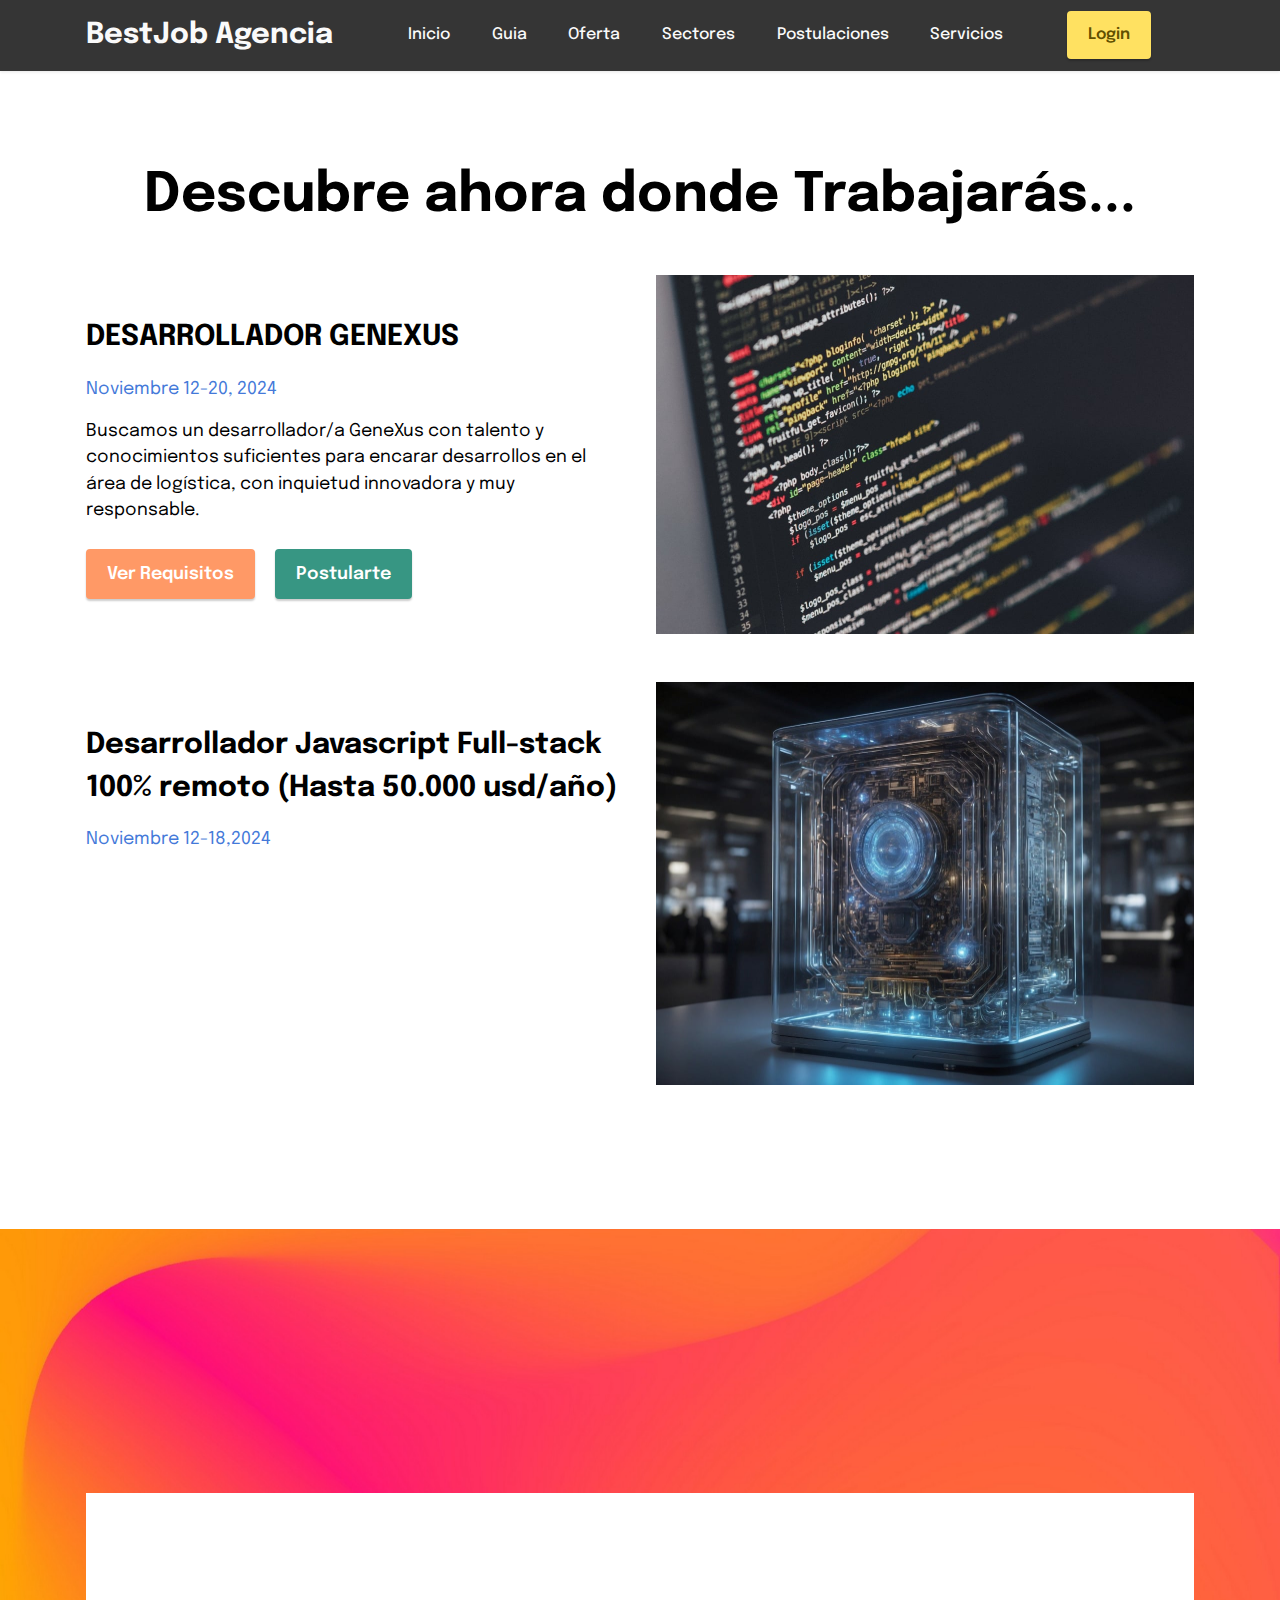
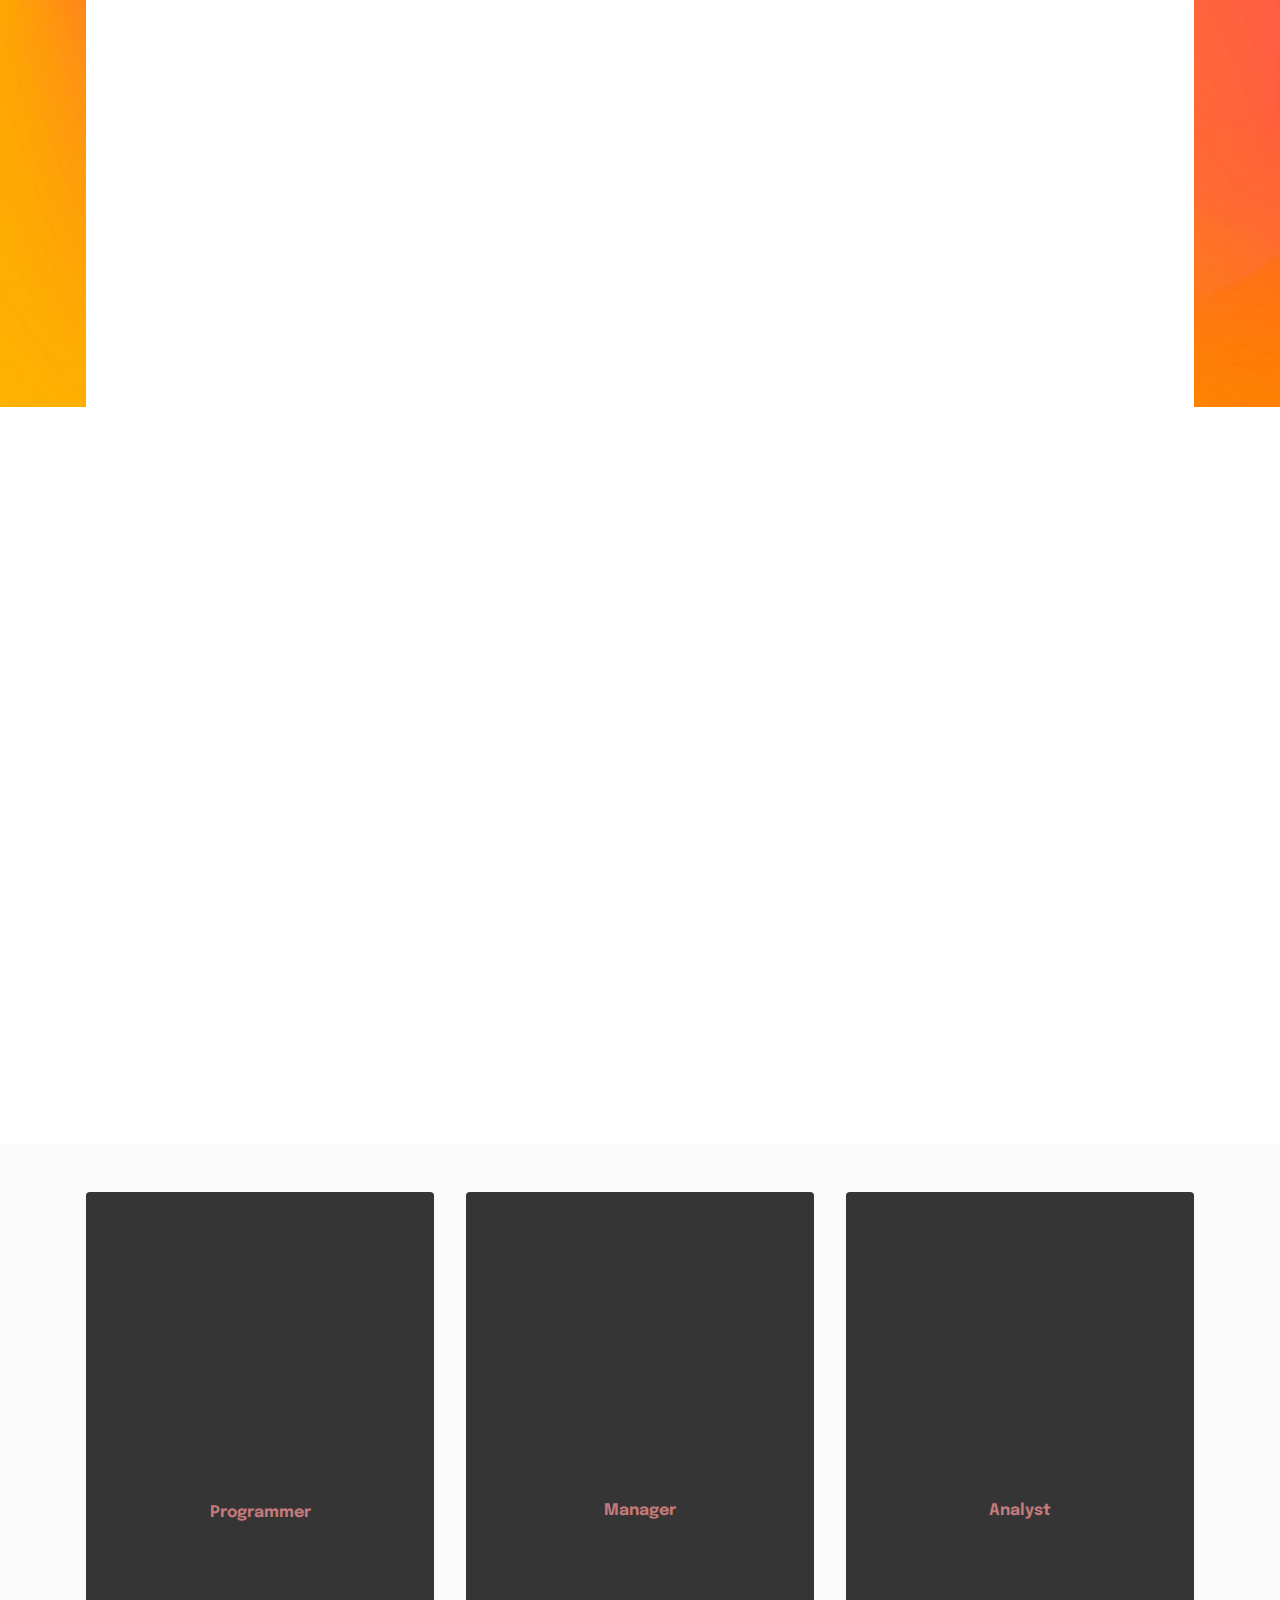
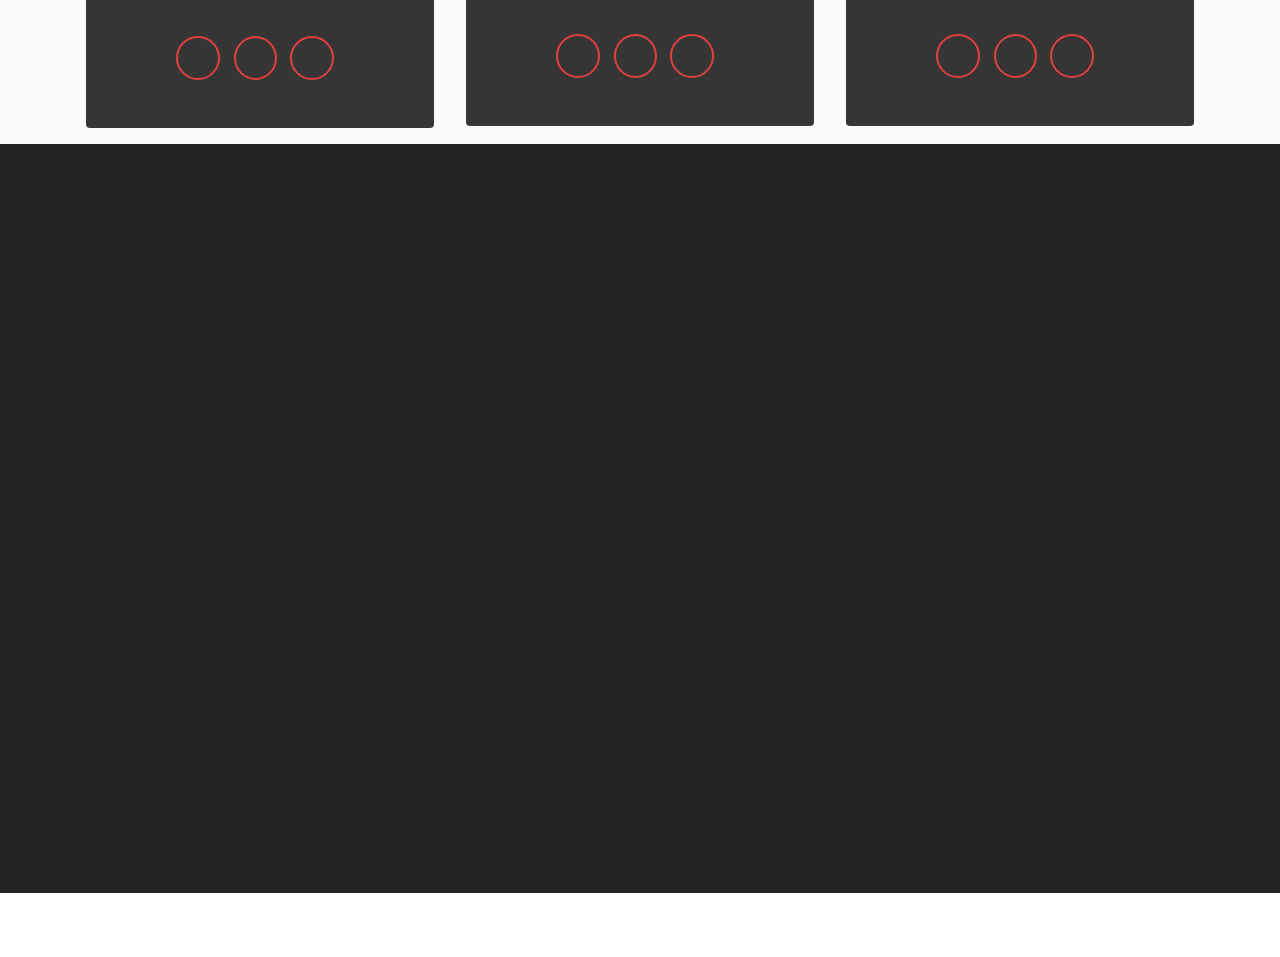
<file: page2.html>
<!DOCTYPE html>
<html>

<head>
    <!-- Google tag (gtag.js) -->
    <script async src="https://www.googletagmanager.com/gtag/js?id=G-39RCHEDYYC"></script>
    <script>
        window.dataLayer = window.dataLayer || [];
        function gtag() { dataLayer.push(arguments); }
        gtag('js', new Date());

        gtag('config', 'G-39RCHEDYYC');
    </script>

    <!-- Site made with Mobirise Website Builder v5.9.18, https://mobirise.com -->
    <meta charset="UTF-8">
    <meta http-equiv="X-UA-Compatible" content="IE=edge">
    <meta name="generator" content="Mobirise v5.9.18, mobirise.com">
    <meta name="viewport" content="width=device-width, initial-scale=1, minimum-scale=1">
    <link rel="shortcut icon" href="assets/images/logo-1.png" type="image/x-icon">
    <meta name="description" content="">


    <title>Ofertas</title>
    <link rel="stylesheet" href="assets/web/assets/mobirise-icons2/mobirise2.css">
    <link rel="stylesheet" href="assets/bootstrap/css/bootstrap.min.css">
    <link rel="stylesheet" href="assets/bootstrap/css/bootstrap-grid.min.css">
    <link rel="stylesheet" href="assets/bootstrap/css/bootstrap-reboot.min.css">
    <link rel="stylesheet" href="assets/parallax/jarallax.css">
    <link rel="stylesheet" href="assets/animatecss/animate.css">
    <link rel="stylesheet" href="assets/dropdown/css/style.css">
    <link rel="stylesheet" href="assets/socicon/css/styles.css">
    <link rel="stylesheet" href="assets/theme/css/style.css">
    <link rel="preload"
        href="https://fonts.googleapis.com/css?family=Epilogue:100,200,300,400,500,600,700,800,900,100i,200i,300i,400i,500i,600i,700i,800i,900i&display=swap"
        as="style" onload="this.onload=null;this.rel='stylesheet'">
    <noscript>
        <link rel="stylesheet"
            href="https://fonts.googleapis.com/css?family=Epilogue:100,200,300,400,500,600,700,800,900,100i,200i,300i,400i,500i,600i,700i,800i,900i&display=swap">
    </noscript>
    <link rel="preload" as="style" href="assets/mobirise/css/mbr-additional.css?v=bKVIj2">
    <link rel="stylesheet" href="assets/mobirise/css/mbr-additional.css?v=bKVIj2" type="text/css">




</head>

<body>

    <section data-bs-version="5.1" class="menu menu1 cid-uu19taB3X2" once="menu" id="menu1-8">


        <nav class="navbar navbar-dropdown navbar-expand-lg">
            <div class="container">
                <div class="navbar-brand">

                    <span class="navbar-caption-wrap"><a class="navbar-caption text-white text-primary display-5"
                            href="index.html">BestJob Agencia</a></span>
                </div>
                <button class="navbar-toggler" type="button" data-toggle="collapse" data-bs-toggle="collapse"
                    data-target="#navbarSupportedContent" data-bs-target="#navbarSupportedContent"
                    aria-controls="navbarNavAltMarkup" aria-expanded="false" aria-label="Toggle navigation">
                    <div class="hamburger">
                        <span></span>
                        <span></span>
                        <span></span>
                        <span></span>
                    </div>
                </button>
                <div class="collapse navbar-collapse" id="navbarSupportedContent">
                    <ul class="navbar-nav nav-dropdown" data-app-modern-menu="true">
                        <li class="nav-item"><a class="nav-link link text-white text-primary display-4"
                                href="index.html">Inicio</a></li>
                        <li class="nav-item"><a class="nav-link link text-white text-primary display-4"
                                href="index.html#features20-4">Guia</a></li>
                        <li class="nav-item"><a class="nav-link link text-white text-primary display-4"
                                href="page2.html">Oferta</a></li>
                        <li class="nav-item"><a class="nav-link link text-white text-primary display-4"
                                href="page4.html">Sectores</a></li>
                        <li class="nav-item"><a class="nav-link link text-white text-primary display-4"
                                href="page3.html#header1-0">Postulaciones</a></li>
                        <li class="nav-item"><a class="nav-link link text-white text-primary display-4"
                                href="page5.html">Servicios</a>
                        </li>
                    </ul>

                    <div class="navbar-buttons mbr-section-btn"><a class="btn btn-warning display-4"
                            href="page1.html">Login</a></div>
                </div>
            </div>
        </nav>
    </section>

    <section data-bs-version="5.1" class="news05 cid-utYpTGQARj" id="news05-2">

        <div class="container">
            <div class="row justify-content-center">
                <div class="col-12 mb-5 content-head">
                    <h3 class="mbr-section-title mbr-fonts-style align-center mb-0 display-2">
                        <strong>Descubre ahora donde Trabajarás...</strong>
                    </h3>

                </div>
            </div>
            <div class="row justify-content-center item features-without-image mb-5 active">
                <div class="col-12 col-lg-6">
                    <img class="w-100" src="assets/images/mbr-1076x718.jpg" alt="Mobirise Website Builder">
                </div>
                <div class="col-12 col-lg item-wrapper">
                    <h5 class="mbr-card-title mbr-fonts-style mt-3 mb-3 display-5"><strong>DESARROLLADOR
                            GENEXUS</strong></h5>
                    <h6 class="mbr-card-subtitle mbr-fonts-style mt-0 mb-3 display-7">Noviembre 12-20, 2024</h6>
                    <p class="mbr-text mbr-fonts-style mt-0 mb-3 display-7">
                        Buscamos un desarrollador/a GeneXus con talento y conocimientos suficientes para encarar
                        desarrollos en el área de logística, con inquietud innovadora y muy responsable.
                    </p>
                    <div class="mbr-section-btn"><a class="btn btn-danger display-7">Ver Requisitos</a> <a
                            class="btn btn-secondary display-7" href="page6.html">Postularte</a></div>
                </div>
            </div>
            <div class="row justify-content-center item features-without-image mb-5">
                <div class="col-12 col-lg-6">
                    <img class="w-100" src="assets/images/mbr-1076x807.jpg" alt="Mobirise Website Builder"
                        data-slide-to="2" data-bs-slide-to="2">
                </div>
                <div class="col-12 col-lg item-wrapper">
                    <h5 class="mbr-card-title mbr-fonts-style mt-3 mb-3 display-5"><strong>Desarrollador Javascript
                            Full-stack 100% remoto (Hasta 50.000 usd/año)</strong></h5>
                    <h6 class="mbr-card-subtitle mbr-fonts-style mt-0 mb-3 display-7">Noviembre 12-18,2024</h6>
                    <p class="mbr-text mbr-fonts-style mt-0 mb-3 display-7">
                        Estamos buscando gente con agallas, de los que no se conforman con lo fácil, para sumarse al
                        desarrollo de ShareCRF, un software que está revolucionando la forma en la que se gestionan los
                        datos en investigación clínica.
                    </p>
                    <div class="mbr-section-btn"><a class="btn btn-danger display-7">Ver Requisitos</a> <a
                            class="btn btn-secondary display-7" href="page6.html">Postularte</a></div>
                </div>
            </div>
        </div>
    </section>

    <section data-bs-version="5.1" class="news06 cid-utYyz9iqwC mbr-parallax-background" id="news06-6">





        <div class="container">
            <div class="row justify-content-center">
                <div class="col-12 mb-5 content-head">
                    <h3 class="mbr-fonts-style align-center mb-0 mbr-section-maintitle display-2"><strong>Ofertas del
                            Sector Financiero</strong></h3>

                </div>
            </div>
            <div class="row justify-content-center align-items-center item features-image">
                <div class="col-12 ">
                    <div class="item-wrapper">
                        <div class="row">
                            <div class="col-12 col-md-12 col-lg-6 image-wrapper">
                                <img class="w-100" src="assets/images/mbr-1076x716.jpg" alt="Mobirise Website Builder">
                            </div>
                            <div class="col-12 col-lg col-md-12">
                                <div class="text-wrapper align-left">
                                    <h5 class="mbr-section-title mbr-fonts-style mb-3 display-5"><strong>Analista
                                            Financiero Junior: ¡Despega tu carrera en el mundo de las finanzas!</strong>
                                    </h5>
                                    <p class="price mbr-fonts-style mb-3 display-7">Noviembre 14-25,2024</p>
                                    <p class="mbr-text mbr-fonts-style mb-3 display-7">
                                        Buscamos un profesional con amplia experiencia en el mercado financiero para
                                        liderar nuestro equipo de inversiones. Tus responsabilidades incluirán la
                                        definición de la estrategia de inversión, la selección de activos y la gestión
                                        del riesgo.
                                    </p>
                                    <div class="mbr-section-btn mt-3"><a class="btn btn-lg btn-danger display-7">Ver
                                            Requisitos</a> <a class="btn btn-lg btn-secondary display-7"
                                            href="page6.html">Postularte</a></div>
                                </div>
                            </div>
                        </div>
                    </div>
                </div>
            </div>
            <div class="row justify-content-center align-items-center item features-image">
                <div class="col-12">
                    <div class="item-wrapper">
                        <div class="row">
                            <div class="col-12 col-md-12 col-lg-6 image-wrapper">
                                <img class="w-100" src="assets/images/mbr-1076x717.jpg" alt="Mobirise Website Builder">
                            </div>
                            <div class="col-12 col-lg col-md-12">
                                <div class="text-wrapper align-left">
                                    <h5 class="mbr-section-title mbr-fonts-style mb-3 display-5"><strong>Asistente de
                                            Contabilidad: ¡Tu primer paso en el mundo empresarial!</strong></h5>
                                    <p class="price mbr-fonts-style mb-3 display-7">Noviembre 10-15,2024</p>
                                    <p class="mbr-text mbr-fonts-style mb-3 display-7">
                                        ¿Te apasionan los números? Buscamos un asistente de contabilidad para realizar
                                        tareas administrativas y contables, como la conciliación bancaria, la gestión de
                                        facturas y la preparación de informes financieros.
                                    </p>
                                    <div class="mbr-section-btn mt-3"><a class="btn btn-lg btn-danger display-7">Ver
                                            Requisitos</a> <a class="btn btn-lg btn-secondary display-7"
                                            href="page6.html">Postularte</a></div>
                                </div>
                            </div>
                        </div>
                    </div>
                </div>
            </div>
        </div>
    </section>

    <section data-bs-version="5.1" class="team1 cid-sFGGp6mJeM" id="team1-9">



        <div class="container">
            <div class="row justify-content-center">

                <div class="col-sm-6 col-lg-4">
                    <div class="card-wrap">
                        <div class="image-wrap">
                            <img src="assets/images/mbr-6.jpg" alt="Mobirise Website Builder">
                        </div>
                        <div class="content-wrap">
                            <h5 class="mbr-section-title card-title mbr-fonts-style align-center m-0 display-5">
                                <strong>John Smith</strong>
                            </h5>
                            <h6 class="mbr-role mbr-fonts-style align-center mb-3 display-4">
                                <strong>Programmer</strong>
                            </h6>
                            <p class="card-text mbr-fonts-style align-center display-7">
                                Lorem ipsum dolor sit amet, consectetur adipiscing elit. Duis bibendum diam eu tellus
                                cursus.</p>
                            <div class="social-row display-7">
                                <div class="soc-item">
                                    <a href="https://www.facebook.com/Mobirise/" target="_blank">
                                        <span class="mbr-iconfont socicon socicon-facebook"></span>
                                    </a>
                                </div>
                                <div class="soc-item">
                                    <a href="https://twitter.com/mobirise" target="_blank">
                                        <span class="mbr-iconfont socicon socicon-twitter"></span>
                                    </a>
                                </div>
                                <div class="soc-item">
                                    <a href="https://instagram.com/mobirise" target="_blank">
                                        <span class="mbr-iconfont socicon socicon-instagram"></span>
                                    </a>
                                </div>


                            </div>

                        </div>
                    </div>
                </div>

                <div class="col-sm-6 col-lg-4">
                    <div class="card-wrap">
                        <div class="image-wrap">
                            <img src="assets/images/mbr-7.jpg" alt="Mobirise Website Builder">
                        </div>
                        <div class="content-wrap">
                            <h5 class="mbr-section-title card-title mbr-fonts-style align-center m-0 display-5">
                                <strong>Sarah Palmer</strong>
                            </h5>
                            <h6 class="mbr-role mbr-fonts-style align-center mb-3 display-4">
                                <strong>Manager</strong>
                            </h6>
                            <p class="card-text mbr-fonts-style align-center display-7">
                                Lorem ipsum dolor sit amet, consectetur adipiscing elit. Duis bibendum diam eu tellus
                                cursus.
                            </p>
                            <div class="social-row display-7">
                                <div class="soc-item">
                                    <a href="https://www.facebook.com/Mobirise/" target="_blank">
                                        <span class="mbr-iconfont socicon socicon-facebook"></span>
                                    </a>
                                </div>
                                <div class="soc-item">
                                    <a href="https://twitter.com/mobirise" target="_blank">
                                        <span class="mbr-iconfont socicon socicon-twitter"></span>
                                    </a>
                                </div>
                                <div class="soc-item">
                                    <a href="https://instagram.com/mobirise" target="_blank">
                                        <span class="mbr-iconfont socicon socicon-instagram"></span>
                                    </a>
                                </div>


                            </div>

                        </div>
                    </div>
                </div>

                <div class="col-sm-6 col-lg-4">
                    <div class="card-wrap">
                        <div class="image-wrap">
                            <img src="assets/images/mbr-8.jpg" alt="Mobirise Website Builder">
                        </div>
                        <div class="content-wrap">
                            <h5 class="mbr-section-title card-title mbr-fonts-style align-center m-0 display-5">
                                <strong>Jessica Swift</strong>
                            </h5>
                            <h6 class="mbr-role mbr-fonts-style align-center mb-3 display-4">
                                <strong>Analyst</strong>
                            </h6>
                            <p class="card-text mbr-fonts-style align-center display-7">
                                Lorem ipsum dolor sit amet, consectetur adipiscing elit. Duis bibendum diam eu tellus
                                cursus.
                            </p>
                            <div class="social-row display-7">
                                <div class="soc-item">
                                    <a href="https://www.facebook.com/Mobirise/" target="_blank">
                                        <span class="mbr-iconfont socicon socicon-facebook"></span>
                                    </a>
                                </div>
                                <div class="soc-item">
                                    <a href="https://twitter.com/mobirise" target="_blank">
                                        <span class="mbr-iconfont socicon socicon-twitter"></span>
                                    </a>
                                </div>
                                <div class="soc-item">
                                    <a href="https://instagram.com/mobirise" target="_blank">
                                        <span class="mbr-iconfont socicon socicon-instagram"></span>
                                    </a>
                                </div>


                            </div>

                        </div>
                    </div>
                </div>


            </div>
        </div>
    </section>

    <section data-bs-version="5.1" class="testimonials2 cid-sFGJsyrALx" id="testimonials2-d">


        <div class="container">
            <h3 class="mbr-section-title mbr-fonts-style align-center mb-4 display-2">
                <strong>Testimonials</strong>
            </h3>
            <div class="row justify-content-center">
                <div class="card col-12 col-md-6">
                    <p class="mbr-text mbr-fonts-style mb-4 display-7">Lorem ipsum dolor sit amet, consectetur
                        adipiscing elit. Duis bibendum diam eu tellus cursus, sodales sollicitudin erat pulvinar.
                        Quisque in mauris blandit, cursus ipsum non, hendrerit enim. Nullam fringilla ex sed maximus
                        efficitur. Sed auctor justo elit, ac vestibulum metus semper non. Vestibulum ante ipsum primis
                        in faucibus orci luctus et ultrices posuere cubilia curae; Etiam ut viverra ex. Nunc non
                        elementum urna, auctor faucibus est.</p>
                    <div class="d-flex mb-md-0 mb-4">
                        <div class="image-wrapper">
                            <img src="assets/images/team1.jpg" alt="Mobirise Website Builder">
                        </div>
                        <div class="text-wrapper">
                            <p class="name mbr-fonts-style mb-1 display-4">
                                <strong>Martin Smith</strong>
                            </p>
                            <p class="position mbr-fonts-style display-4">
                                <strong>Client</strong>
                            </p>
                        </div>
                    </div>
                </div>
                <div class="card col-12 col-md-6">
                    <p class="mbr-text mbr-fonts-style mb-4 display-7">Lorem ipsum dolor sit amet, consectetur
                        adipiscing elit. Duis bibendum diam eu tellus cursus, sodales sollicitudin erat pulvinar.
                        Quisque in mauris blandit, cursus ipsum non, hendrerit enim. Nullam fringilla ex sed maximus
                        efficitur. Sed auctor justo elit, ac vestibulum metus semper non. Vestibulum ante ipsum primis
                        in faucibus orci luctus et ultrices posuere cubilia curae; Etiam ut viverra ex. Nunc non
                        elementum urna, auctor faucibus est.</p>
                    <div class="d-flex mb-md-0 mb-4">
                        <div class="image-wrapper">
                            <img src="assets/images/team2.jpg" alt="Mobirise Website Builder">
                        </div>
                        <div class="text-wrapper">
                            <p class="name mbr-fonts-style mb-1 display-4">
                                <strong>Jessica Brown</strong>
                            </p>
                            <p class="position mbr-fonts-style display-4">
                                <strong>Client</strong>
                            </p>
                        </div>
                    </div>
                </div>
            </div>
        </div>
    </section>

    <section data-bs-version="5.1" class="footer1 cid-utYpyU3LJo" once="footers" id="footer1-1">



        <div class="container">
            <div class="row mbr-white">
                <div class="col-12 col-md-6 col-lg-3">
                    <h5 class="mbr-section-subtitle mbr-fonts-style mb-2 display-7">
                        <strong>Links</strong>
                    </h5>
                    <ul class="list mbr-fonts-style display-4">
                        <li class="mbr-text item-wrap"><a href="index.html" class="text-primary">Home</a></li>
                        <li class="mbr-text item-wrap">Features</li>
                        <li class="mbr-text item-wrap">Research</li>
                        <li class="mbr-text item-wrap">Team</li>
                    </ul>
                </div>
                <div class="col-12 col-md-6 col-lg-3">
                    <h5 class="mbr-section-subtitle mbr-fonts-style mb-2 display-7">
                        <strong>Info</strong>
                    </h5>
                    <ul class="list mbr-fonts-style display-4">

                        <li class="mbr-text item-wrap">About</li>
                        <li class="mbr-text item-wrap">Pricing</li>
                        <li class="mbr-text item-wrap"><a href="index.html#contacts1-c"
                                class="text-primary">Contacts</a></li>
                        <li class="mbr-text item-wrap">Office</li>
                    </ul>
                </div>
                <div class="col-12 col-md-6 col-lg-3">
                    <h5 class="mbr-section-subtitle mbr-fonts-style mb-2 display-7">
                        <strong>Features</strong>
                    </h5>
                    <ul class="list mbr-fonts-style display-4">
                        <li class="mbr-text item-wrap"><a href="page5.html#slider5-p" class="text-primary">Creador de
                                Curriculun</a></li>
                        <li class="mbr-text item-wrap"><a href="page2.html" class="text-primary">Ofertas Laborales</a>
                        </li>
                        <li class="mbr-text item-wrap"><a href="page5.html#slider5-p" class="text-primary">Simulador de
                                Entrevistas</a></li>
                        <li class="mbr-text item-wrap">Ofertas</li>
                        <li class="mbr-text item-wrap"><br></li>
                    </ul>
                </div>
                <div class="col-12 col-md-6 col-lg-3">
                    <h5 class="mbr-section-subtitle mbr-fonts-style mb-2 display-7">
                        <strong>About</strong>
                    </h5>
                    <p class="mbr-text mbr-fonts-style mb-4 display-4">
                        Tu talento, nuestra prioridad. Conecta con las mejores oportunidades.</p>


                </div>

            </div>
        </div>
    </section>
    <section class="display-7"
        style="padding: 0;align-items: center;justify-content: center;flex-wrap: wrap;    align-content: center;display: flex;position: relative;height: 4rem;">
        <a href="https://mobiri.se/3574824"
            style="flex: 1 1;height: 4rem;position: absolute;width: 100%;z-index: 1;"><img alt="" style="height: 4rem;"
                src="[data-uri]"></a>
        <p style="margin: 0;text-align: center;" class="display-7">&#8204;</p><a style="z-index:1"
            href="https://mobirise.com/builder/ai-website-builder.html">AI Website Builder</a>
    </section>
    <script src="assets/bootstrap/js/bootstrap.bundle.min.js"></script>
    <script src="assets/parallax/jarallax.js"></script>
    <script src="assets/smoothscroll/smooth-scroll.js"></script>
    <script src="assets/ytplayer/index.js"></script>
    <script src="assets/dropdown/js/navbar-dropdown.js"></script>
    <script src="assets/theme/js/script.js"></script>


    <div id="scrollToTop" class="scrollToTop mbr-arrow-up"><a style="text-align: center;"><i
                class="mbr-arrow-up-icon mbr-arrow-up-icon-cm cm-icon cm-icon-smallarrow-up"></i></a></div>
    <input name="animation" type="hidden">
</body>

</html>
</file>
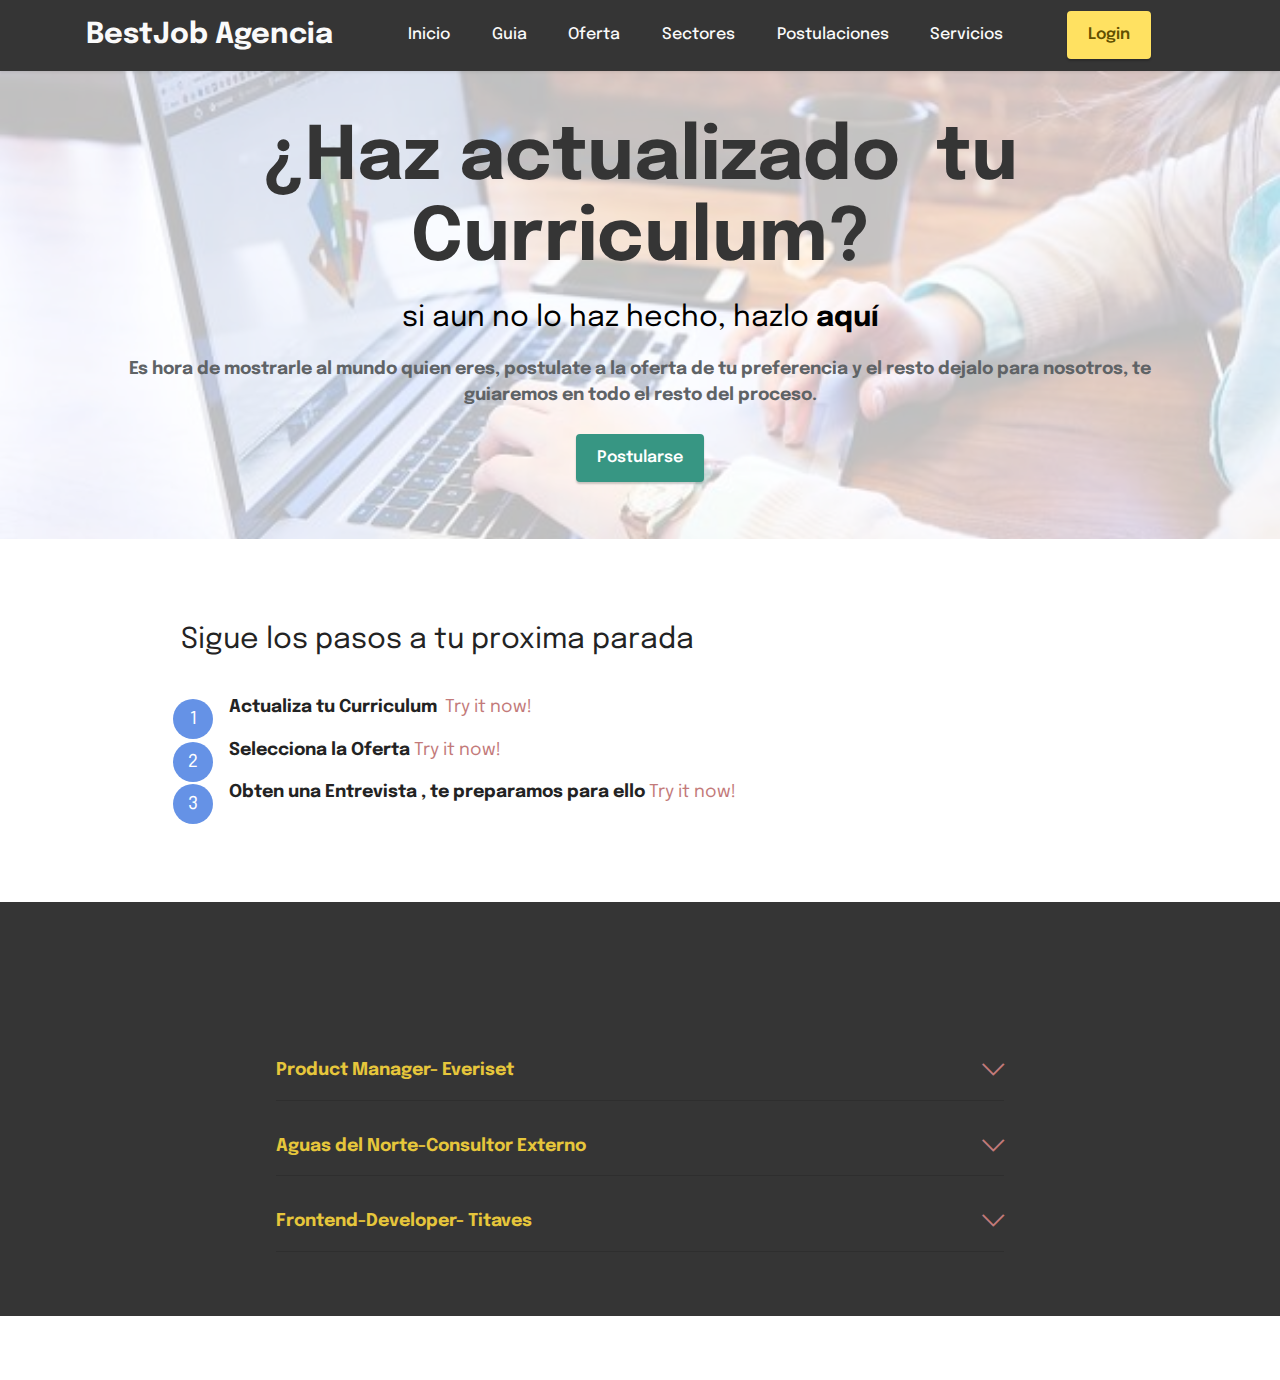
<file: page3.html>
<!DOCTYPE html>
<html>

<head>
    <!-- Google tag (gtag.js) -->
    <script async src="https://www.googletagmanager.com/gtag/js?id=G-39RCHEDYYC"></script>
    <script>
        window.dataLayer = window.dataLayer || [];
        function gtag() { dataLayer.push(arguments); }
        gtag('js', new Date());

        gtag('config', 'G-39RCHEDYYC');
    </script>

    <!-- Site made with Mobirise Website Builder v5.9.18, https://mobirise.com -->
    <meta charset="UTF-8">
    <meta http-equiv="X-UA-Compatible" content="IE=edge">
    <meta name="generator" content="Mobirise v5.9.18, mobirise.com">
    <meta name="viewport" content="width=device-width, initial-scale=1, minimum-scale=1">
    <link rel="shortcut icon" href="assets/images/logo-1.png" type="image/x-icon">
    <meta name="description" content="">


    <title>Postular</title>
    <link rel="stylesheet" href="assets/web/assets/mobirise-icons2/mobirise2.css">
    <link rel="stylesheet" href="assets/web/assets/mobirise-icons/mobirise-icons.css">
    <link rel="stylesheet" href="assets/bootstrap/css/bootstrap.min.css">
    <link rel="stylesheet" href="assets/bootstrap/css/bootstrap-grid.min.css">
    <link rel="stylesheet" href="assets/bootstrap/css/bootstrap-reboot.min.css">
    <link rel="stylesheet" href="assets/animatecss/animate.css">
    <link rel="stylesheet" href="assets/dropdown/css/style.css">
    <link rel="stylesheet" href="assets/socicon/css/styles.css">
    <link rel="stylesheet" href="assets/theme/css/style.css">
    <link rel="preload"
        href="https://fonts.googleapis.com/css?family=Epilogue:100,200,300,400,500,600,700,800,900,100i,200i,300i,400i,500i,600i,700i,800i,900i&display=swap"
        as="style" onload="this.onload=null;this.rel='stylesheet'">
    <noscript>
        <link rel="stylesheet"
            href="https://fonts.googleapis.com/css?family=Epilogue:100,200,300,400,500,600,700,800,900,100i,200i,300i,400i,500i,600i,700i,800i,900i&display=swap">
    </noscript>
    <link rel="preload" as="style" href="assets/mobirise/css/mbr-additional.css?v=cKmcjb">
    <link rel="stylesheet" href="assets/mobirise/css/mbr-additional.css?v=cKmcjb" type="text/css">




</head>

<body>

    <section data-bs-version="5.1" class="menu menu1 cid-uu19taB3X2" once="menu" id="menu1-8">


        <nav class="navbar navbar-dropdown navbar-expand-lg">
            <div class="container">
                <div class="navbar-brand">

                    <span class="navbar-caption-wrap"><a class="navbar-caption text-white text-primary display-5"
                            href="index.html">BestJob Agencia</a></span>
                </div>
                <button class="navbar-toggler" type="button" data-toggle="collapse" data-bs-toggle="collapse"
                    data-target="#navbarSupportedContent" data-bs-target="#navbarSupportedContent"
                    aria-controls="navbarNavAltMarkup" aria-expanded="false" aria-label="Toggle navigation">
                    <div class="hamburger">
                        <span></span>
                        <span></span>
                        <span></span>
                        <span></span>
                    </div>
                </button>
                <div class="collapse navbar-collapse" id="navbarSupportedContent">
                    <ul class="navbar-nav nav-dropdown" data-app-modern-menu="true">
                        <li class="nav-item"><a class="nav-link link text-white text-primary display-4"
                                href="index.html">Inicio</a></li>
                        <li class="nav-item"><a class="nav-link link text-white text-primary display-4"
                                href="index.html#features20-4">Guia</a></li>
                        <li class="nav-item"><a class="nav-link link text-white text-primary display-4"
                                href="page2.html">Oferta</a></li>
                        <li class="nav-item"><a class="nav-link link text-white text-primary display-4"
                                href="page4.html">Sectores</a></li>
                        <li class="nav-item"><a class="nav-link link text-white text-primary display-4"
                                href="page3.html#header1-0">Postulaciones</a></li>
                        <li class="nav-item"><a class="nav-link link text-white text-primary display-4"
                                href="page5.html">Servicios</a>
                        </li>
                    </ul>

                    <div class="navbar-buttons mbr-section-btn"><a class="btn btn-warning display-4"
                            href="page1.html">Login</a></div>
                </div>
            </div>
        </nav>
    </section>

    <section data-bs-version="5.1" class="header1 cid-sFGMfPD7iT" id="header1-0">



        <div class="mbr-overlay" style="opacity: 0.7; background-color: rgb(255, 255, 255);"></div>

        <div class="container">
            <div class="row justify-content-center">
                <div class="col-12 col-lg-12">
                    <h1 class="mbr-section-title mbr-fonts-style mb-3 display-1"><strong>¿Haz actualizado&nbsp; tu
                            Curriculum?</strong></h1>
                    <h2 class="mbr-section-subtitle mbr-fonts-style mb-3 display-5">si aun no lo haz hecho,
                        hazlo<strong>&nbsp;aquí</strong></h2>
                    <p class="mbr-text mbr-fonts-style display-7"><strong>Es hora de mostrarle al mundo quien eres,
                            postulate a la oferta de tu preferencia y el resto dejalo para nosotros, te guiaremos en
                            todo el resto del proceso.</strong></p>
                    <div class="mbr-section-btn mt-3"><a class="btn btn-secondary display-4"
                            href="page6.html">Postularse</a></div>
                </div>
            </div>
        </div>
    </section>

    <section data-bs-version="5.1" class="content9 cid-uu1iwsJhvg" id="content9-9">


        <div class="container">
            <div class="row justify-content-center">
                <div class="counter-container col-md-12 col-lg-10">
                    <h4 class="mbr-section-title mbr-fonts-style mb-4 display-5">Sigue los pasos a tu proxima parada
                    </h4>
                    <div class="mbr-text mbr-fonts-style display-7">
                        <ol>
                            <li><strong>Actualiza tu Curriculum&nbsp;</strong>&nbsp;<a href="https://mobiri.se/">Try it
                                    now!</a></li>
                            <li><strong>Selecciona la Oferta</strong>&nbsp;<a href="https://mobiri.se/">Try it now!</a>
                            </li>
                            <li><strong>Obten una Entrevista , te preparamos para ello</strong>&nbsp;<a
                                    href="https://mobiri.se/">Try it now!</a></li>
                        </ol>
                    </div>
                </div>
            </div>
        </div>
    </section>

    <section data-bs-version="5.1" class="content17 cid-uu1kkPc1sY" id="content17-a">






        <div class="container">

            <div class="row justify-content-center">
                <div class="col-12 col-md-8">
                    <div class="section-head align-center mb-4">
                        <h3 class="mbr-section-title mb-0 mbr-fonts-style display-2"><strong>Tus Postulaciones</strong>
                        </h3>

                    </div>

                    <div id="bootstrap-toggle" class="toggle-panel accordionStyles tab-content">
                        <div class="card mb-3">
                            <div class="card-header" role="tab" id="headingOne">
                                <a role="button" class="collapsed panel-title text-black" data-toggle="collapse"
                                    data-bs-toggle="collapse" data-core="" href="#collapse1_14" aria-expanded="false"
                                    aria-controls="collapse1">
                                    <h6 class="panel-title-edit mbr-fonts-style mb-0 display-7"><strong>Product Manager-
                                            Everiset&nbsp;</strong></h6>
                                    <span class="sign mbr-iconfont mbri-arrow-down"></span>
                                </a>
                            </div>
                            <div id="collapse1_14" class="panel-collapse noScroll collapse" role="tabpanel"
                                aria-labelledby="headingOne">
                                <div class="panel-body">
                                    <p class="mbr-fonts-style panel-text display-7">Esperando respuesta a la primera
                                        Entrevista -10 Nov 2024</p>
                                </div>
                            </div>
                        </div>
                        <div class="card mb-3">
                            <div class="card-header" role="tab" id="headingTwo">
                                <a role="button" class="collapsed panel-title text-black" data-toggle="collapse"
                                    data-bs-toggle="collapse" data-core="" href="#collapse2_14" aria-expanded="false"
                                    aria-controls="collapse2">
                                    <h6 class="panel-title-edit mbr-fonts-style mb-0 display-7"><strong>Aguas del
                                            Norte-Consultor Externo</strong></h6>
                                    <span class="sign mbr-iconfont mbri-arrow-down"></span>
                                </a>

                            </div>
                            <div id="collapse2_14" class="panel-collapse noScroll collapse" role="tabpanel"
                                aria-labelledby="headingTwo">
                                <div class="panel-body">
                                    <p class="mbr-fonts-style panel-text display-7">Tu curriculum esta siendo revisado
                                        por Recursos Humanos, tendremos noticias pronto.</p>
                                </div>
                            </div>
                        </div>
                        <div class="card mb-3">
                            <div class="card-header" role="tab" id="headingThree">
                                <a role="button" class="collapsed panel-title text-black" data-toggle="collapse"
                                    data-bs-toggle="collapse" data-core="" href="#collapse3_14" aria-expanded="false"
                                    aria-controls="collapse3">
                                    <h6 class="panel-title-edit mbr-fonts-style mb-0 display-7">
                                        <strong>Frontend-Developer- Titaves</strong></h6>
                                    <span class="sign mbr-iconfont mbri-arrow-down"></span>
                                </a>
                            </div>
                            <div id="collapse3_14" class="panel-collapse noScroll collapse" role="tabpanel"
                                aria-labelledby="headingThree">
                                <div class="panel-body">
                                    <p class="mbr-fonts-style panel-text display-7">Haz sido llamado a la Segunda etapa
                                        se Selección.<br>Entrevista Técnica - Lunes 18 Nov 2025.</p>
                                </div>
                            </div>
                        </div>



                    </div>
                </div>
            </div>
        </div>
    </section>
    <section class="display-7"
        style="padding: 0;align-items: center;justify-content: center;flex-wrap: wrap;    align-content: center;display: flex;position: relative;height: 4rem;">
        <a href="https://mobiri.se/3574824"
            style="flex: 1 1;height: 4rem;position: absolute;width: 100%;z-index: 1;"><img alt="" style="height: 4rem;"
                src="[data-uri]"></a>
        <p style="margin: 0;text-align: center;" class="display-7">&#8204;</p><a style="z-index:1"
            href="https://mobirise.com/builder/ai-website-creator.html">Free AI Website Creator</a>
    </section>
    <script src="assets/bootstrap/js/bootstrap.bundle.min.js"></script>
    <script src="assets/smoothscroll/smooth-scroll.js"></script>
    <script src="assets/ytplayer/index.js"></script>
    <script src="assets/dropdown/js/navbar-dropdown.js"></script>
    <script src="assets/mbr-switch-arrow/mbr-switch-arrow.js"></script>
    <script src="assets/theme/js/script.js"></script>


    <div id="scrollToTop" class="scrollToTop mbr-arrow-up"><a style="text-align: center;"><i
                class="mbr-arrow-up-icon mbr-arrow-up-icon-cm cm-icon cm-icon-smallarrow-up"></i></a></div>
    <input name="animation" type="hidden">
</body>

</html>
</file>
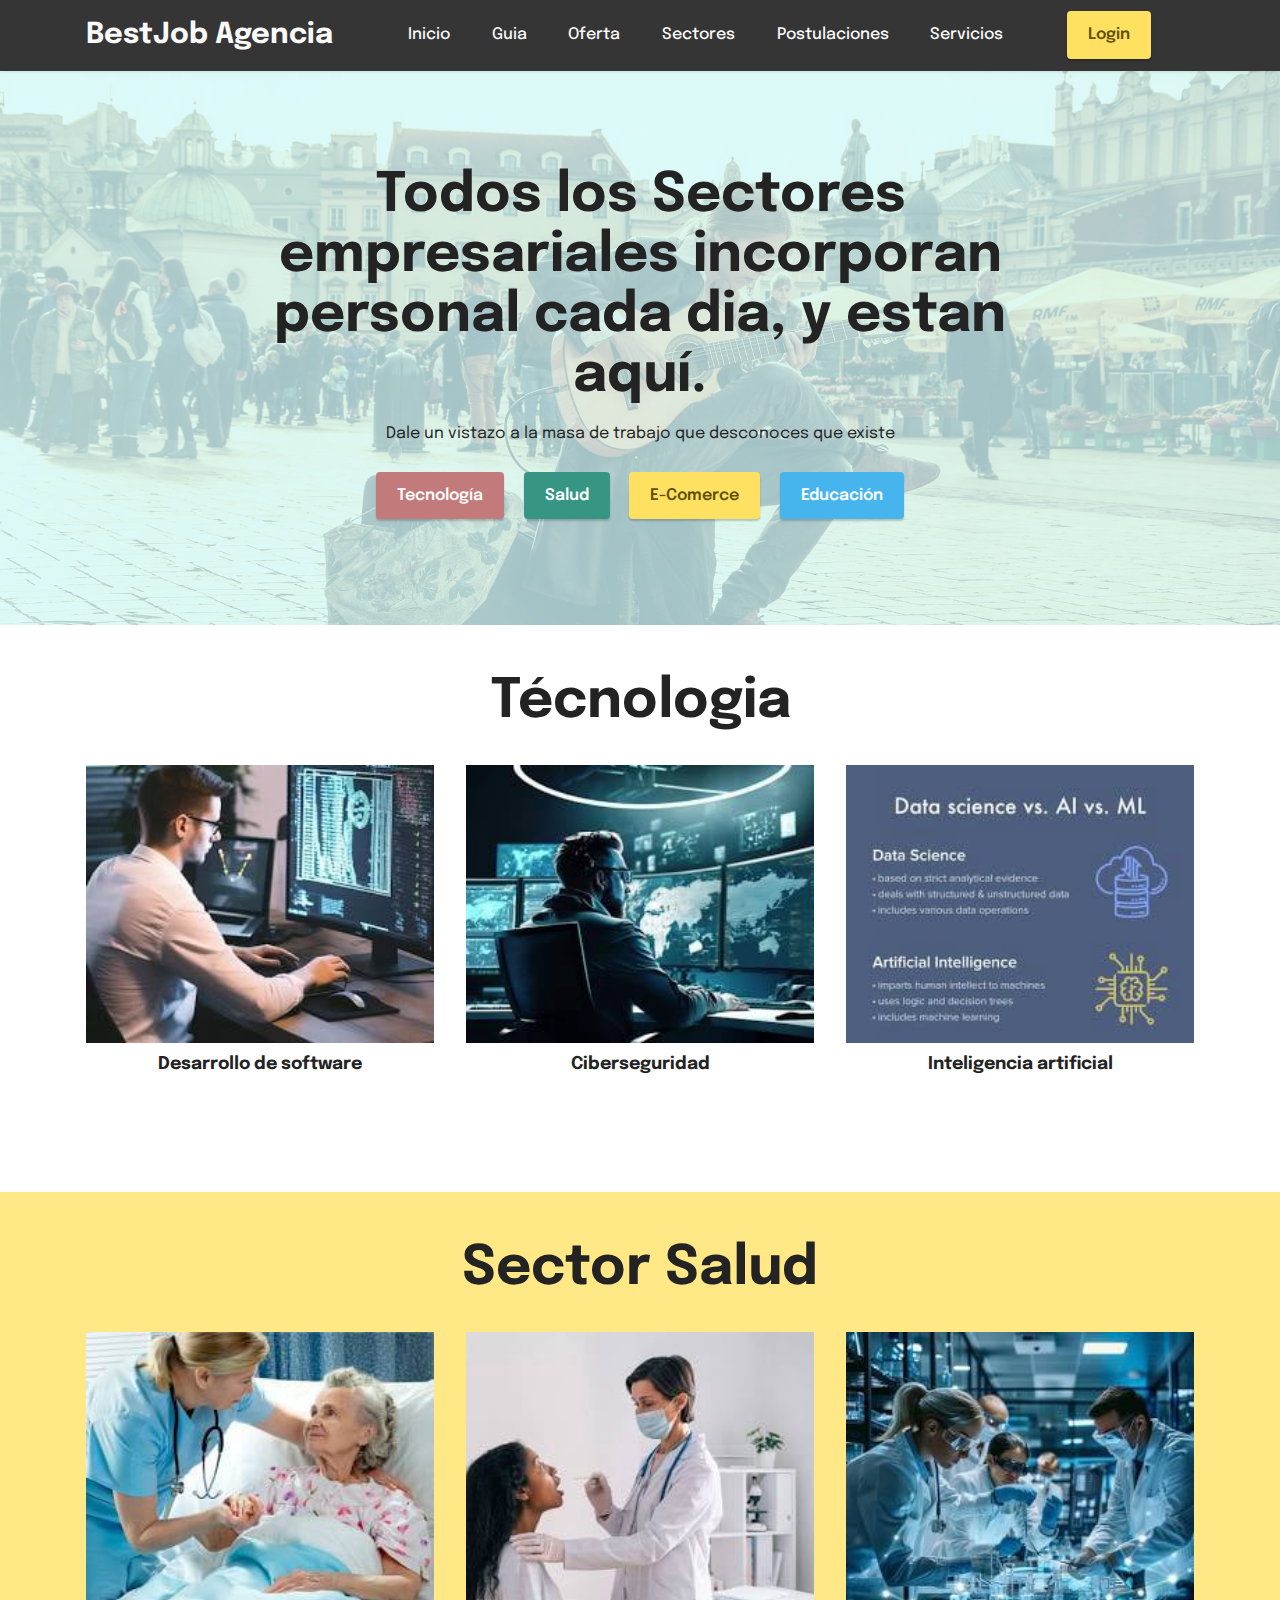
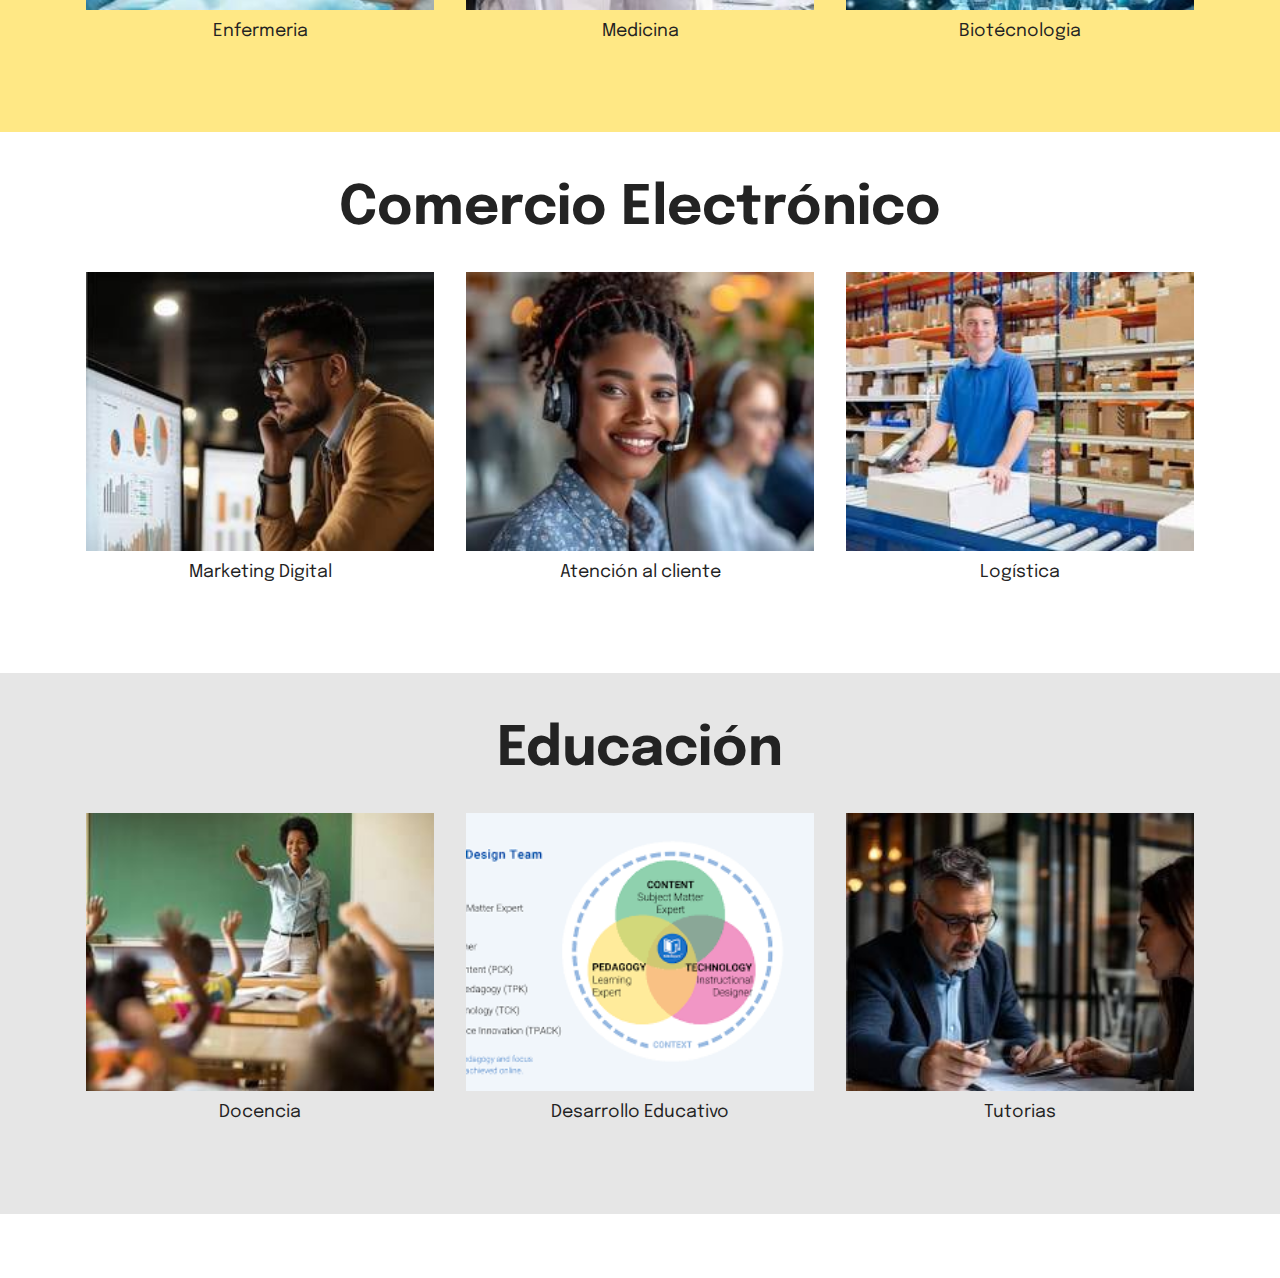
<file: page4.html>
<!DOCTYPE html>
<html>

<head>

    <!-- Google tag (gtag.js) -->
    <script async src="https://www.googletagmanager.com/gtag/js?id=G-39RCHEDYYC"></script>
    <script>
        window.dataLayer = window.dataLayer || [];
        function gtag() { dataLayer.push(arguments); }
        gtag('js', new Date());

        gtag('config', 'G-39RCHEDYYC');
    </script>
    <!-- Site made with Mobirise Website Builder v5.9.18, https://mobirise.com -->
    <meta charset="UTF-8">
    <meta http-equiv="X-UA-Compatible" content="IE=edge">
    <meta name="generator" content="Mobirise v5.9.18, mobirise.com">
    <meta name="viewport" content="width=device-width, initial-scale=1, minimum-scale=1">
    <link rel="shortcut icon" href="assets/images/logo-1.png" type="image/x-icon">
    <meta name="description" content="">


    <title>Sectores</title>
    <link rel="stylesheet" href="assets/web/assets/mobirise-icons2/mobirise2.css">
    <link rel="stylesheet" href="assets/bootstrap/css/bootstrap.min.css">
    <link rel="stylesheet" href="assets/bootstrap/css/bootstrap-grid.min.css">
    <link rel="stylesheet" href="assets/bootstrap/css/bootstrap-reboot.min.css">
    <link rel="stylesheet" href="assets/animatecss/animate.css">
    <link rel="stylesheet" href="assets/dropdown/css/style.css">
    <link rel="stylesheet" href="assets/socicon/css/styles.css">
    <link rel="stylesheet" href="assets/theme/css/style.css">
    <link rel="preload"
        href="https://fonts.googleapis.com/css?family=Epilogue:100,200,300,400,500,600,700,800,900,100i,200i,300i,400i,500i,600i,700i,800i,900i&display=swap"
        as="style" onload="this.onload=null;this.rel='stylesheet'">
    <noscript>
        <link rel="stylesheet"
            href="https://fonts.googleapis.com/css?family=Epilogue:100,200,300,400,500,600,700,800,900,100i,200i,300i,400i,500i,600i,700i,800i,900i&display=swap">
    </noscript>
    <link rel="preload" as="style" href="assets/mobirise/css/mbr-additional.css?v=0FxzOP">
    <link rel="stylesheet" href="assets/mobirise/css/mbr-additional.css?v=0FxzOP" type="text/css">




</head>

<body>

    <section data-bs-version="5.1" class="menu menu1 cid-uuewvvtZG4" once="menu" id="menu1-e">


        <nav class="navbar navbar-dropdown navbar-expand-lg">
            <div class="container">
                <div class="navbar-brand">

                    <span class="navbar-caption-wrap"><a class="navbar-caption text-white text-primary display-5"
                            href="index.html">BestJob Agencia</a></span>
                </div>
                <button class="navbar-toggler" type="button" data-toggle="collapse" data-bs-toggle="collapse"
                    data-target="#navbarSupportedContent" data-bs-target="#navbarSupportedContent"
                    aria-controls="navbarNavAltMarkup" aria-expanded="false" aria-label="Toggle navigation">
                    <div class="hamburger">
                        <span></span>
                        <span></span>
                        <span></span>
                        <span></span>
                    </div>
                </button>
                <div class="collapse navbar-collapse" id="navbarSupportedContent">
                    <ul class="navbar-nav nav-dropdown" data-app-modern-menu="true">
                        <li class="nav-item"><a class="nav-link link text-white text-primary display-4"
                                href="index.html">Inicio</a></li>
                        <li class="nav-item"><a class="nav-link link text-white text-primary display-4"
                                href="index.html#features20-4">Guia</a></li>
                        <li class="nav-item"><a class="nav-link link text-white text-primary display-4"
                                href="page2.html">Oferta</a></li>
                        <li class="nav-item"><a class="nav-link link text-white text-primary display-4"
                                href="page4.html">Sectores</a></li>
                        <li class="nav-item"><a class="nav-link link text-white text-primary display-4"
                                href="page3.html#header1-0">Postulaciones</a></li>
                        <li class="nav-item"><a class="nav-link link text-white text-primary display-4"
                                href="page5.html">Servicios</a>
                        </li>
                    </ul>

                    <div class="navbar-buttons mbr-section-btn"><a class="btn btn-warning display-4"
                            href="page1.html">Login</a></div>
                </div>
            </div>
        </nav>
    </section>

    <section data-bs-version="5.1" class="header9 cid-sFHoAfPmXB" id="header9-1">



        <div class="mbr-overlay" style="opacity: 0.7; background-color: rgb(210, 253, 255);"></div>

        <div class="text-center container">
            <div class="row justify-content-center">
                <div class="col-md-12 col-lg-9">
                    <h1 class="mbr-section-title mbr-fonts-style mb-3 display-2"><strong>Todos los Sectores
                            empresariales incorporan personal cada dia, y estan aquí.</strong></h1>
                    <p class="mbr-text mbr-fonts-style display-4">Dale un vistazo a la masa de trabajo que desconoces
                        que existe</p>
                    <div class="mbr-section-btn mt-3"><a class="btn btn-primary display-4"
                            href="page4.html#gallery5-g">Tecnología</a> <a class="btn btn-secondary display-4"
                            href="page4.html#gallery5-f">Salud</a> <a class="btn btn-warning display-4"
                            href="page4.html#gallery5-h">E-Comerce</a> <a class="btn btn-info display-4"
                            href="page4.html#gallery5-i">Educación</a></div>
                </div>
            </div>
        </div>
    </section>

    <section data-bs-version="5.1" class="gallery5 mbr-gallery cid-uueMln4pjy" id="gallery5-g">





        <div class="container">
            <div class="mbr-section-head">
                <h3 class="mbr-section-title mbr-fonts-style align-center m-0 display-2"><strong>Técnologia</strong>
                </h3>

            </div>
            <div class="row mbr-gallery mt-4">
                <div class="col-12 col-md-6 col-lg-4 item gallery-image">
                    <div class="item-wrapper" data-toggle="modal" data-bs-toggle="modal" data-target="#uufNfEqo2v-modal"
                        data-bs-target="#uufNfEqo2v-modal">
                        <img class="w-100" src="assets/images/desarrollo-250x200.jpg" alt="Mobirise Website Builder"
                            data-slide-to="0" data-bs-slide-to="0" data-target="#lb-uufNfEqo2v"
                            data-bs-target="#lb-uufNfEqo2v">
                        <div class="icon-wrapper">
                            <span class="mobi-mbri mobi-mbri-search mbr-iconfont mbr-iconfont-btn"></span>
                        </div>
                    </div>
                    <h6 class="mbr-item-subtitle mbr-fonts-style align-center mb-2 mt-2 display-7"><strong>Desarrollo de
                            software</strong>
                        <div><br></div>
                    </h6>
                </div>
                <div class="col-12 col-md-6 col-lg-4 item gallery-image">
                    <div class="item-wrapper" data-toggle="modal" data-bs-toggle="modal" data-target="#uufNfEqo2v-modal"
                        data-bs-target="#uufNfEqo2v-modal">
                        <img class="w-100" src="assets/images/ciberseguridad-250x200.jpg" alt="Mobirise Website Builder"
                            data-slide-to="1" data-bs-slide-to="1" data-target="#lb-uufNfEqo2v"
                            data-bs-target="#lb-uufNfEqo2v">
                        <div class="icon-wrapper">
                            <span class="mobi-mbri mobi-mbri-search mbr-iconfont mbr-iconfont-btn"></span>
                        </div>
                    </div>
                    <h6 class="mbr-item-subtitle mbr-fonts-style align-center mb-2 mt-2 display-7">
                        <strong>Ciberseguridad</strong></h6>
                </div>
                <div class="col-12 col-md-6 col-lg-4 item gallery-image">
                    <div class="item-wrapper" data-toggle="modal" data-bs-toggle="modal" data-target="#uufNfEqo2v-modal"
                        data-bs-target="#uufNfEqo2v-modal">
                        <img class="w-100" src="assets/images/ia-250x200.jpg" alt="Mobirise Website Builder"
                            data-slide-to="2" data-bs-slide-to="2" data-target="#lb-uufNfEqo2v"
                            data-bs-target="#lb-uufNfEqo2v">
                        <div class="icon-wrapper">
                            <span class="mobi-mbri mobi-mbri-search mbr-iconfont mbr-iconfont-btn"></span>
                        </div>
                    </div>
                    <h6 class="mbr-item-subtitle mbr-fonts-style align-center mb-2 mt-2 display-7"><strong>Inteligencia
                            artificial</strong></h6>
                </div>

            </div>

            <div class="modal mbr-slider" tabindex="-1" role="dialog" aria-hidden="true" id="uufNfEqo2v-modal">
                <div class="modal-dialog" role="document">
                    <div class="modal-content">
                        <div class="modal-body">
                            <div class="carousel slide" id="lb-uufNfEqo2v" data-interval="5000" data-bs-interval="5000">
                                <div class="carousel-inner">
                                    <div class="carousel-item active">
                                        <img class="d-block w-100" src="assets/images/desarrollo-250x200.jpg"
                                            alt="Mobirise Website Builder">
                                    </div>
                                    <div class="carousel-item">
                                        <img class="d-block w-100" src="assets/images/ciberseguridad-250x200.jpg"
                                            alt="Mobirise Website Builder">
                                    </div>
                                    <div class="carousel-item">
                                        <img class="d-block w-100" src="assets/images/ia-250x200.jpg"
                                            alt="Mobirise Website Builder">
                                    </div>

                                </div>
                                <ol class="carousel-indicators">
                                    <li data-slide-to="0" data-bs-slide-to="0" class="active"
                                        data-target="#lb-uufNfEqo2v" data-bs-target="#lb-uufNfEqo2v"></li>
                                    <li data-slide-to="1" data-bs-slide-to="1" data-target="#lb-uufNfEqo2v"
                                        data-bs-target="#lb-uufNfEqo2v"></li>
                                    <li data-slide-to="2" data-bs-slide-to="2" data-target="#lb-uufNfEqo2v"
                                        data-bs-target="#lb-uufNfEqo2v"></li>

                                </ol>
                                <a role="button" href="" class="close" data-dismiss="modal" data-bs-dismiss="modal"
                                    aria-label="Close">
                                </a>
                                <a class="carousel-control-prev carousel-control" role="button" data-slide="prev"
                                    data-bs-slide="prev" href="#lb-uufNfEqo2v">
                                    <span class="mobi-mbri mobi-mbri-arrow-prev" aria-hidden="true"></span>
                                    <span class="sr-only visually-hidden">Previous</span>
                                </a>
                                <a class="carousel-control-next carousel-control" role="button" data-slide="next"
                                    data-bs-slide="next" href="#lb-uufNfEqo2v">
                                    <span class="mobi-mbri mobi-mbri-arrow-next" aria-hidden="true"></span>
                                    <span class="sr-only visually-hidden">Next</span>
                                </a>
                            </div>
                        </div>
                    </div>
                </div>
            </div>
        </div>
    </section>

    <section data-bs-version="5.1" class="gallery5 mbr-gallery cid-uueMkeZpgF" id="gallery5-f">





        <div class="container">
            <div class="mbr-section-head">
                <h3 class="mbr-section-title mbr-fonts-style align-center m-0 display-2"><strong>Sector Salud</strong>
                </h3>

            </div>
            <div class="row mbr-gallery mt-4">
                <div class="col-12 col-md-6 col-lg-4 item gallery-image">
                    <div class="item-wrapper" data-toggle="modal" data-bs-toggle="modal" data-target="#uufNfFhiwB-modal"
                        data-bs-target="#uufNfFhiwB-modal">
                        <img class="w-100" src="assets/images/images-250x200.jpg" alt="Mobirise Website Builder"
                            data-slide-to="0" data-bs-slide-to="0" data-target="#lb-uufNfFhiwB"
                            data-bs-target="#lb-uufNfFhiwB">
                        <div class="icon-wrapper">
                            <span class="mobi-mbri mobi-mbri-search mbr-iconfont mbr-iconfont-btn"></span>
                        </div>
                    </div>
                    <h6 class="mbr-item-subtitle mbr-fonts-style align-center mb-2 mt-2 display-7">Enfermeria</h6>
                </div>
                <div class="col-12 col-md-6 col-lg-4 item gallery-image">
                    <div class="item-wrapper" data-toggle="modal" data-bs-toggle="modal" data-target="#uufNfFhiwB-modal"
                        data-bs-target="#uufNfFhiwB-modal">
                        <img class="w-100" src="assets/images/medicina-250x200.jpg" alt="Mobirise Website Builder"
                            data-slide-to="1" data-bs-slide-to="1" data-target="#lb-uufNfFhiwB"
                            data-bs-target="#lb-uufNfFhiwB">
                        <div class="icon-wrapper">
                            <span class="mobi-mbri mobi-mbri-search mbr-iconfont mbr-iconfont-btn"></span>
                        </div>
                    </div>
                    <h6 class="mbr-item-subtitle mbr-fonts-style align-center mb-2 mt-2 display-7">Medicina</h6>
                </div>
                <div class="col-12 col-md-6 col-lg-4 item gallery-image">
                    <div class="item-wrapper" data-toggle="modal" data-bs-toggle="modal" data-target="#uufNfFhiwB-modal"
                        data-bs-target="#uufNfFhiwB-modal">
                        <img class="w-100" src="assets/images/biomedicina-250x200.jpg" alt="Mobirise Website Builder"
                            data-slide-to="2" data-bs-slide-to="2" data-target="#lb-uufNfFhiwB"
                            data-bs-target="#lb-uufNfFhiwB">
                        <div class="icon-wrapper">
                            <span class="mobi-mbri mobi-mbri-search mbr-iconfont mbr-iconfont-btn"></span>
                        </div>
                    </div>
                    <h6 class="mbr-item-subtitle mbr-fonts-style align-center mb-2 mt-2 display-7">Biotécnologia</h6>
                </div>

            </div>

            <div class="modal mbr-slider" tabindex="-1" role="dialog" aria-hidden="true" id="uufNfFhiwB-modal">
                <div class="modal-dialog" role="document">
                    <div class="modal-content">
                        <div class="modal-body">
                            <div class="carousel slide" id="lb-uufNfFhiwB" data-interval="5000" data-bs-interval="5000">
                                <div class="carousel-inner">
                                    <div class="carousel-item active">
                                        <img class="d-block w-100" src="assets/images/images-250x200.jpg"
                                            alt="Mobirise Website Builder">
                                    </div>
                                    <div class="carousel-item">
                                        <img class="d-block w-100" src="assets/images/medicina-250x200.jpg"
                                            alt="Mobirise Website Builder">
                                    </div>
                                    <div class="carousel-item">
                                        <img class="d-block w-100" src="assets/images/biomedicina-250x200.jpg"
                                            alt="Mobirise Website Builder">
                                    </div>

                                </div>
                                <ol class="carousel-indicators">
                                    <li data-slide-to="0" data-bs-slide-to="0" class="active"
                                        data-target="#lb-uufNfFhiwB" data-bs-target="#lb-uufNfFhiwB"></li>
                                    <li data-slide-to="1" data-bs-slide-to="1" data-target="#lb-uufNfFhiwB"
                                        data-bs-target="#lb-uufNfFhiwB"></li>
                                    <li data-slide-to="2" data-bs-slide-to="2" data-target="#lb-uufNfFhiwB"
                                        data-bs-target="#lb-uufNfFhiwB"></li>

                                </ol>
                                <a role="button" href="" class="close" data-dismiss="modal" data-bs-dismiss="modal"
                                    aria-label="Close">
                                </a>
                                <a class="carousel-control-prev carousel-control" role="button" data-slide="prev"
                                    data-bs-slide="prev" href="#lb-uufNfFhiwB">
                                    <span class="mobi-mbri mobi-mbri-arrow-prev" aria-hidden="true"></span>
                                    <span class="sr-only visually-hidden">Previous</span>
                                </a>
                                <a class="carousel-control-next carousel-control" role="button" data-slide="next"
                                    data-bs-slide="next" href="#lb-uufNfFhiwB">
                                    <span class="mobi-mbri mobi-mbri-arrow-next" aria-hidden="true"></span>
                                    <span class="sr-only visually-hidden">Next</span>
                                </a>
                            </div>
                        </div>
                    </div>
                </div>
            </div>
        </div>
    </section>

    <section data-bs-version="5.1" class="gallery5 mbr-gallery cid-uueMmZ4jpd" id="gallery5-h">





        <div class="container">
            <div class="mbr-section-head">
                <h3 class="mbr-section-title mbr-fonts-style align-center m-0 display-2"><strong>Comercio
                        Electrónico</strong></h3>

            </div>
            <div class="row mbr-gallery mt-4">
                <div class="col-12 col-md-6 col-lg-4 item gallery-image">
                    <div class="item-wrapper" data-toggle="modal" data-bs-toggle="modal" data-target="#uufNfG08NJ-modal"
                        data-bs-target="#uufNfG08NJ-modal">
                        <img class="w-100" src="assets/images/marketin-digital-250x200.jpg"
                            alt="Mobirise Website Builder" data-slide-to="0" data-bs-slide-to="0"
                            data-target="#lb-uufNfG08NJ" data-bs-target="#lb-uufNfG08NJ">
                        <div class="icon-wrapper">
                            <span class="mobi-mbri mobi-mbri-search mbr-iconfont mbr-iconfont-btn"></span>
                        </div>
                    </div>
                    <h6 class="mbr-item-subtitle mbr-fonts-style align-center mb-2 mt-2 display-7">Marketing Digital
                    </h6>
                </div>
                <div class="col-12 col-md-6 col-lg-4 item gallery-image">
                    <div class="item-wrapper" data-toggle="modal" data-bs-toggle="modal" data-target="#uufNfG08NJ-modal"
                        data-bs-target="#uufNfG08NJ-modal">
                        <img class="w-100" src="assets/images/atencion-al-cliente-250x200.jpg"
                            alt="Mobirise Website Builder" data-slide-to="1" data-bs-slide-to="1"
                            data-target="#lb-uufNfG08NJ" data-bs-target="#lb-uufNfG08NJ">
                        <div class="icon-wrapper">
                            <span class="mobi-mbri mobi-mbri-search mbr-iconfont mbr-iconfont-btn"></span>
                        </div>
                    </div>
                    <h6 class="mbr-item-subtitle mbr-fonts-style align-center mb-2 mt-2 display-7">Atención al cliente
                    </h6>
                </div>
                <div class="col-12 col-md-6 col-lg-4 item gallery-image">
                    <div class="item-wrapper" data-toggle="modal" data-bs-toggle="modal" data-target="#uufNfG08NJ-modal"
                        data-bs-target="#uufNfG08NJ-modal">
                        <img class="w-100" src="assets/images/logistica-250x200.jpg" alt="Mobirise Website Builder"
                            data-slide-to="2" data-bs-slide-to="2" data-target="#lb-uufNfG08NJ"
                            data-bs-target="#lb-uufNfG08NJ">
                        <div class="icon-wrapper">
                            <span class="mobi-mbri mobi-mbri-search mbr-iconfont mbr-iconfont-btn"></span>
                        </div>
                    </div>
                    <h6 class="mbr-item-subtitle mbr-fonts-style align-center mb-2 mt-2 display-7">Logística</h6>
                </div>

            </div>

            <div class="modal mbr-slider" tabindex="-1" role="dialog" aria-hidden="true" id="uufNfG08NJ-modal">
                <div class="modal-dialog" role="document">
                    <div class="modal-content">
                        <div class="modal-body">
                            <div class="carousel slide" id="lb-uufNfG08NJ" data-interval="5000" data-bs-interval="5000">
                                <div class="carousel-inner">
                                    <div class="carousel-item active">
                                        <img class="d-block w-100" src="assets/images/marketin-digital-250x200.jpg"
                                            alt="Mobirise Website Builder">
                                    </div>
                                    <div class="carousel-item">
                                        <img class="d-block w-100" src="assets/images/atencion-al-cliente-250x200.jpg"
                                            alt="Mobirise Website Builder">
                                    </div>
                                    <div class="carousel-item">
                                        <img class="d-block w-100" src="assets/images/logistica-250x200.jpg"
                                            alt="Mobirise Website Builder">
                                    </div>

                                </div>
                                <ol class="carousel-indicators">
                                    <li data-slide-to="0" data-bs-slide-to="0" class="active"
                                        data-target="#lb-uufNfG08NJ" data-bs-target="#lb-uufNfG08NJ"></li>
                                    <li data-slide-to="1" data-bs-slide-to="1" data-target="#lb-uufNfG08NJ"
                                        data-bs-target="#lb-uufNfG08NJ"></li>
                                    <li data-slide-to="2" data-bs-slide-to="2" data-target="#lb-uufNfG08NJ"
                                        data-bs-target="#lb-uufNfG08NJ"></li>

                                </ol>
                                <a role="button" href="" class="close" data-dismiss="modal" data-bs-dismiss="modal"
                                    aria-label="Close">
                                </a>
                                <a class="carousel-control-prev carousel-control" role="button" data-slide="prev"
                                    data-bs-slide="prev" href="#lb-uufNfG08NJ">
                                    <span class="mobi-mbri mobi-mbri-arrow-prev" aria-hidden="true"></span>
                                    <span class="sr-only visually-hidden">Previous</span>
                                </a>
                                <a class="carousel-control-next carousel-control" role="button" data-slide="next"
                                    data-bs-slide="next" href="#lb-uufNfG08NJ">
                                    <span class="mobi-mbri mobi-mbri-arrow-next" aria-hidden="true"></span>
                                    <span class="sr-only visually-hidden">Next</span>
                                </a>
                            </div>
                        </div>
                    </div>
                </div>
            </div>
        </div>
    </section>

    <section data-bs-version="5.1" class="gallery5 mbr-gallery cid-uueQnvqJab" id="gallery5-i">





        <div class="container">
            <div class="mbr-section-head">
                <h3 class="mbr-section-title mbr-fonts-style align-center m-0 display-2"><strong>Educación</strong></h3>

            </div>
            <div class="row mbr-gallery mt-4">
                <div class="col-12 col-md-6 col-lg-4 item gallery-image">
                    <div class="item-wrapper" data-toggle="modal" data-bs-toggle="modal" data-target="#uufNfGKwXM-modal"
                        data-bs-target="#uufNfGKwXM-modal">
                        <img class="w-100" src="assets/images/docente-250x200.jpg" alt="Mobirise Website Builder"
                            data-slide-to="0" data-bs-slide-to="0" data-target="#lb-uufNfGKwXM"
                            data-bs-target="#lb-uufNfGKwXM">
                        <div class="icon-wrapper">
                            <span class="mobi-mbri mobi-mbri-search mbr-iconfont mbr-iconfont-btn"></span>
                        </div>
                    </div>
                    <h6 class="mbr-item-subtitle mbr-fonts-style align-center mb-2 mt-2 display-7">Docencia</h6>
                </div>
                <div class="col-12 col-md-6 col-lg-4 item gallery-image">
                    <div class="item-wrapper" data-toggle="modal" data-bs-toggle="modal" data-target="#uufNfGKwXM-modal"
                        data-bs-target="#uufNfGKwXM-modal">
                        <img class="w-100" src="assets/images/desarrollo-educativo-250x200.png"
                            alt="Mobirise Website Builder" data-slide-to="1" data-bs-slide-to="1"
                            data-target="#lb-uufNfGKwXM" data-bs-target="#lb-uufNfGKwXM">
                        <div class="icon-wrapper">
                            <span class="mobi-mbri mobi-mbri-search mbr-iconfont mbr-iconfont-btn"></span>
                        </div>
                    </div>
                    <h6 class="mbr-item-subtitle mbr-fonts-style align-center mb-2 mt-2 display-7">Desarrollo Educativo
                    </h6>
                </div>
                <div class="col-12 col-md-6 col-lg-4 item gallery-image">
                    <div class="item-wrapper" data-toggle="modal" data-bs-toggle="modal" data-target="#uufNfGKwXM-modal"
                        data-bs-target="#uufNfGKwXM-modal">
                        <img class="w-100" src="assets/images/tutoria-250x200.jpg" alt="Mobirise Website Builder"
                            data-slide-to="2" data-bs-slide-to="2" data-target="#lb-uufNfGKwXM"
                            data-bs-target="#lb-uufNfGKwXM">
                        <div class="icon-wrapper">
                            <span class="mobi-mbri mobi-mbri-search mbr-iconfont mbr-iconfont-btn"></span>
                        </div>
                    </div>
                    <h6 class="mbr-item-subtitle mbr-fonts-style align-center mb-2 mt-2 display-7">Tutorias</h6>
                </div>

            </div>

            <div class="modal mbr-slider" tabindex="-1" role="dialog" aria-hidden="true" id="uufNfGKwXM-modal">
                <div class="modal-dialog" role="document">
                    <div class="modal-content">
                        <div class="modal-body">
                            <div class="carousel slide" id="lb-uufNfGKwXM" data-interval="5000" data-bs-interval="5000">
                                <div class="carousel-inner">
                                    <div class="carousel-item active">
                                        <img class="d-block w-100" src="assets/images/docente-250x200.jpg"
                                            alt="Mobirise Website Builder">
                                    </div>
                                    <div class="carousel-item">
                                        <img class="d-block w-100" src="assets/images/desarrollo-educativo-250x200.png"
                                            alt="Mobirise Website Builder">
                                    </div>
                                    <div class="carousel-item">
                                        <img class="d-block w-100" src="assets/images/tutoria-250x200.jpg"
                                            alt="Mobirise Website Builder">
                                    </div>

                                </div>
                                <ol class="carousel-indicators">
                                    <li data-slide-to="0" data-bs-slide-to="0" class="active"
                                        data-target="#lb-uufNfGKwXM" data-bs-target="#lb-uufNfGKwXM"></li>
                                    <li data-slide-to="1" data-bs-slide-to="1" data-target="#lb-uufNfGKwXM"
                                        data-bs-target="#lb-uufNfGKwXM"></li>
                                    <li data-slide-to="2" data-bs-slide-to="2" data-target="#lb-uufNfGKwXM"
                                        data-bs-target="#lb-uufNfGKwXM"></li>

                                </ol>
                                <a role="button" href="" class="close" data-dismiss="modal" data-bs-dismiss="modal"
                                    aria-label="Close">
                                </a>
                                <a class="carousel-control-prev carousel-control" role="button" data-slide="prev"
                                    data-bs-slide="prev" href="#lb-uufNfGKwXM">
                                    <span class="mobi-mbri mobi-mbri-arrow-prev" aria-hidden="true"></span>
                                    <span class="sr-only visually-hidden">Previous</span>
                                </a>
                                <a class="carousel-control-next carousel-control" role="button" data-slide="next"
                                    data-bs-slide="next" href="#lb-uufNfGKwXM">
                                    <span class="mobi-mbri mobi-mbri-arrow-next" aria-hidden="true"></span>
                                    <span class="sr-only visually-hidden">Next</span>
                                </a>
                            </div>
                        </div>
                    </div>
                </div>
            </div>
        </div>
    </section>
    <section class="display-7"
        style="padding: 0;align-items: center;justify-content: center;flex-wrap: wrap;    align-content: center;display: flex;position: relative;height: 4rem;">
        <a href="https://mobiri.se/3574824"
            style="flex: 1 1;height: 4rem;position: absolute;width: 100%;z-index: 1;"><img alt="" style="height: 4rem;"
                src="[data-uri]"></a>
        <p style="margin: 0;text-align: center;" class="display-7">&#8204;</p><a style="z-index:1"
            href="https://mobirise.com/drag-drop-website-builder.html">Drag and Drop Website Builder</a>
    </section>
    <script src="assets/bootstrap/js/bootstrap.bundle.min.js"></script>
    <script src="assets/smoothscroll/smooth-scroll.js"></script>
    <script src="assets/ytplayer/index.js"></script>
    <script src="assets/dropdown/js/navbar-dropdown.js"></script>
    <script src="assets/theme/js/script.js"></script>


    <div id="scrollToTop" class="scrollToTop mbr-arrow-up"><a style="text-align: center;"><i
                class="mbr-arrow-up-icon mbr-arrow-up-icon-cm cm-icon cm-icon-smallarrow-up"></i></a></div>
    <input name="animation" type="hidden">
</body>

</html>
</file>
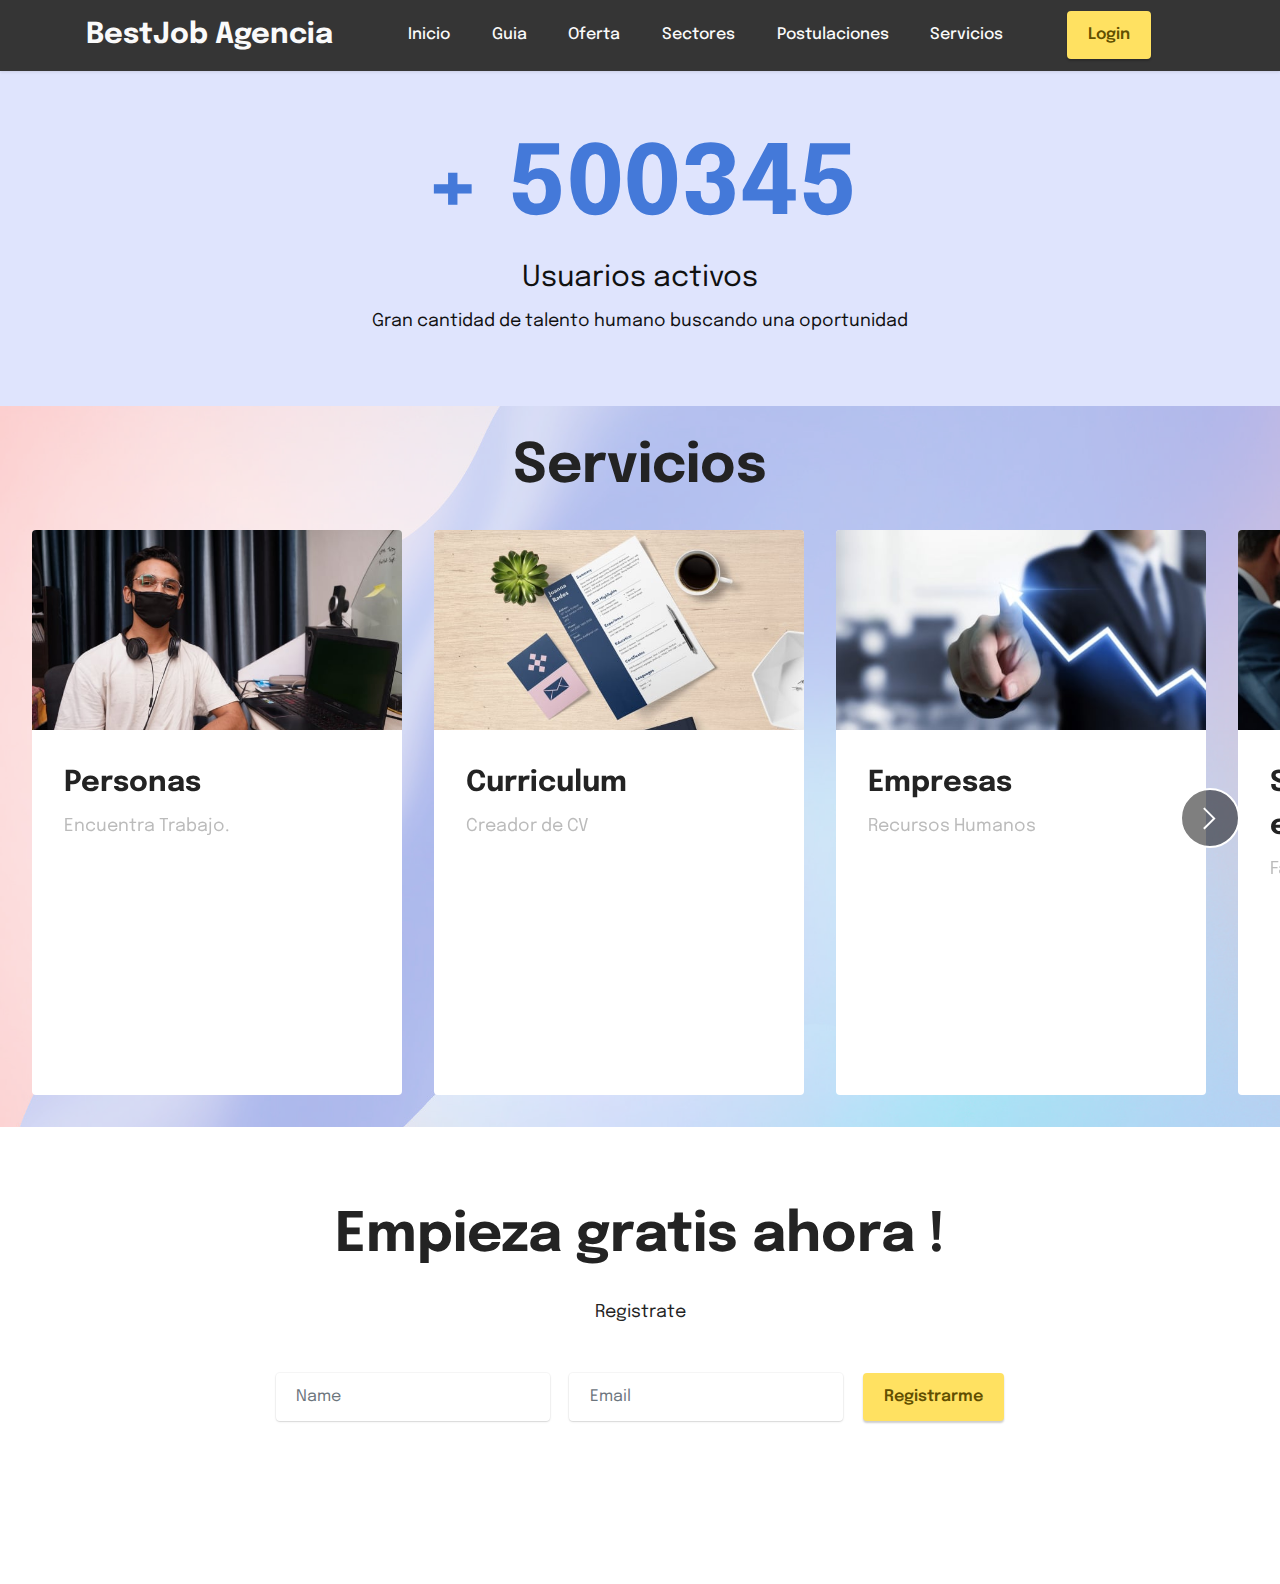
<file: page5.html>
<!DOCTYPE html>
<html>

<head>
    <!-- Google tag (gtag.js) -->
    <script async src="https://www.googletagmanager.com/gtag/js?id=G-39RCHEDYYC"></script>
    <script>
        window.dataLayer = window.dataLayer || [];
        function gtag() { dataLayer.push(arguments); }
        gtag('js', new Date());

        gtag('config', 'G-39RCHEDYYC');
    </script>

    <!-- Site made with Mobirise Website Builder v5.9.18, https://mobirise.com -->
    <meta charset="UTF-8">
    <meta http-equiv="X-UA-Compatible" content="IE=edge">
    <meta name="generator" content="Mobirise v5.9.18, mobirise.com">
    <meta name="viewport" content="width=device-width, initial-scale=1, minimum-scale=1">
    <link rel="shortcut icon" href="assets/images/logo-1.png" type="image/x-icon">
    <meta name="description" content="">


    <title>Servicios</title>
    <link rel="stylesheet" href="assets/web/assets/mobirise-icons2/mobirise2.css">
    <link rel="stylesheet" href="assets/bootstrap/css/bootstrap.min.css">
    <link rel="stylesheet" href="assets/bootstrap/css/bootstrap-grid.min.css">
    <link rel="stylesheet" href="assets/bootstrap/css/bootstrap-reboot.min.css">
    <link rel="stylesheet" href="assets/animatecss/animate.css">
    <link rel="stylesheet" href="assets/dropdown/css/style.css">
    <link rel="stylesheet" href="assets/socicon/css/styles.css">
    <link rel="stylesheet" href="assets/theme/css/style.css">
    <link rel="preload"
        href="https://fonts.googleapis.com/css?family=Epilogue:100,200,300,400,500,600,700,800,900,100i,200i,300i,400i,500i,600i,700i,800i,900i&display=swap"
        as="style" onload="this.onload=null;this.rel='stylesheet'">
    <noscript>
        <link rel="stylesheet"
            href="https://fonts.googleapis.com/css?family=Epilogue:100,200,300,400,500,600,700,800,900,100i,200i,300i,400i,500i,600i,700i,800i,900i&display=swap">
    </noscript>
    <link rel="preload" as="style" href="assets/mobirise/css/mbr-additional.css?v=S7cuH0">
    <link rel="stylesheet" href="assets/mobirise/css/mbr-additional.css?v=S7cuH0" type="text/css">




</head>

<body>

    <section data-bs-version="5.1" class="menu menu1 cid-uuewvvtZG4" once="menu" id="menu1-l">


        <nav class="navbar navbar-dropdown navbar-expand-lg">
            <div class="container">
                <div class="navbar-brand">

                    <span class="navbar-caption-wrap"><a class="navbar-caption text-white text-primary display-5"
                            href="index.html">BestJob Agencia</a></span>
                </div>
                <button class="navbar-toggler" type="button" data-toggle="collapse" data-bs-toggle="collapse"
                    data-target="#navbarSupportedContent" data-bs-target="#navbarSupportedContent"
                    aria-controls="navbarNavAltMarkup" aria-expanded="false" aria-label="Toggle navigation">
                    <div class="hamburger">
                        <span></span>
                        <span></span>
                        <span></span>
                        <span></span>
                    </div>
                </button>
                <div class="collapse navbar-collapse" id="navbarSupportedContent">
                    <ul class="navbar-nav nav-dropdown" data-app-modern-menu="true">
                        <li class="nav-item"><a class="nav-link link text-white text-primary display-4"
                                href="index.html">Inicio</a></li>
                        <li class="nav-item"><a class="nav-link link text-white text-primary display-4"
                                href="index.html#features20-4">Guia</a></li>
                        <li class="nav-item"><a class="nav-link link text-white text-primary display-4"
                                href="page2.html">Oferta</a></li>
                        <li class="nav-item"><a class="nav-link link text-white text-primary display-4"
                                href="page4.html">Sectores</a></li>
                        <li class="nav-item"><a class="nav-link link text-white text-primary display-4"
                                href="page3.html#header1-0">Postulaciones</a></li>
                        <li class="nav-item"><a class="nav-link link text-white text-primary display-4"
                                href="page5.html">Servicios</a>
                        </li>
                    </ul>

                    <div class="navbar-buttons mbr-section-btn"><a class="btn btn-warning display-4"
                            href="page1.html">Login</a></div>
                </div>
            </div>
        </nav>
    </section>

    <section data-bs-version="5.1" class="features22 cid-uueT9CsZdr" id="features22-n">





        <div class="container">
            <div class="row justify-content-center">
                <div class="col-12 col-md-8">
                    <div class="item mbr-flex">
                        <div class="icon-box w-100">
                            <span class="step-number mbr-fonts-style display-2">+ 500345</span>
                        </div>
                        <div class="text-box">
                            <h4 class="icon-title card-title mbr-black mbr-fonts-style display-5">Usuarios activos</h4>
                            <h5 class="icon-text mbr-black mbr-fonts-style display-7">Gran cantidad de talento humano
                                buscando una oportunidad</h5>

                        </div>
                    </div>







                </div>
            </div>
        </div>
    </section>

    <section data-bs-version="5.1" class="slider5 mbr-embla cid-uueTs0RiNF" id="slider5-p">

        <div class="mbr-overlay"></div>
        <div class="position-relative">
            <div class="mbr-section-head">
                <h4 class="mbr-section-title mbr-fonts-style align-center mb-0 display-2">
                    <strong>Servicios</strong>
                </h4>

            </div>
            <div class="embla mt-4" data-skip-snaps="true" data-align="center" data-contain-scroll="trimSnaps"
                data-auto-play-interval="5" data-draggable="true">
                <div class="embla__viewport container-fluid">
                    <div class="embla__container">



                        <div class="embla__slide slider-image item active"
                            style="margin-left: 1rem; margin-right: 1rem;">
                            <div class="slide-content">
                                <div class="item-img">
                                    <div class="item-wrapper">
                                        <img src="assets/images/mbr-600x400.jpg" alt="Mobirise Website Builder" title=""
                                            data-slide-to="0" data-bs-slide-to="0">
                                    </div>
                                </div>
                                <div class="item-content">
                                    <h5 class="item-title mbr-fonts-style display-5"><strong>Personas</strong></h5>
                                    <h6 class="item-subtitle mbr-fonts-style mt-1 display-7">Encuentra Trabajo.</h6>
                                    <p class="mbr-text mbr-fonts-style mt-3 display-7">Responde a las preguntas tecnicas
                                        mas habituales en tu sector, evalua tu desempeño, Encuentra la mejor oferta.</p>
                                </div>
                                <div class="mbr-section-btn item-footer mt-2"><a href="mailto:cr89@gmail.com"
                                        class="btn item-btn btn-black display-7">Start Now
                                        &gt;</a></div>
                            </div>
                        </div>
                        <div class="embla__slide slider-image item" style="margin-left: 1rem; margin-right: 1rem;">
                            <div class="slide-content">
                                <div class="item-img">
                                    <div class="item-wrapper">
                                        <img src="assets/images/mbr-600x377.jpg" alt="Mobirise Website Builder" title=""
                                            data-slide-to="1" data-bs-slide-to="1">
                                    </div>
                                </div>
                                <div class="item-content">
                                    <h5 class="item-title mbr-fonts-style display-5"><strong>Curriculum</strong></h5>
                                    <h6 class="item-subtitle mbr-fonts-style mt-1 display-7">Creador de CV</h6>
                                    <p class="mbr-text mbr-fonts-style mt-3 display-7">Dí quien eres y muestra en pocos
                                        pasos tus habilidades de forma eficaz y elegante.</p>
                                </div>
                                <div class="mbr-section-btn item-footer mt-2"><a href="mailto:cr89@gmail.com"
                                        class="btn item-btn btn-black display-7">Start Now
                                        &gt;</a></div>
                            </div>
                        </div>
                        <div class="embla__slide slider-image item" style="margin-left: 1rem; margin-right: 1rem;">
                            <div class="slide-content">
                                <div class="item-img">
                                    <div class="item-wrapper">
                                        <img src="assets/images/mbr-600x268.jpg" alt="Mobirise Website Builder" title=""
                                            data-slide-to="2" data-bs-slide-to="3">
                                    </div>
                                </div>
                                <div class="item-content">
                                    <h5 class="item-title mbr-fonts-style display-5"><strong>Empresas</strong></h5>
                                    <h6 class="item-subtitle mbr-fonts-style mt-1 display-7">Recursos Humanos</h6>
                                    <p class="mbr-text mbr-fonts-style mt-3 display-7">Encuentra el talento que buscas
                                        sumar, todos los perfiles laborales del mercado en una sólida comunidad.</p>
                                </div>
                                <div class="mbr-section-btn item-footer mt-2"><a href="mailto:cr89@gmail.com"
                                        class="btn item-btn btn-black display-7">Start Now
                                        &gt;</a></div>
                            </div>
                        </div>
                        <div class="embla__slide slider-image item" style="margin-left: 1rem; margin-right: 1rem;">
                            <div class="slide-content">
                                <div class="item-img">
                                    <div class="item-wrapper">
                                        <img src="assets/images/mbr-600x338.jpg" alt="Mobirise Website Builder" title=""
                                            data-slide-to="4" data-bs-slide-to="5">
                                    </div>
                                </div>
                                <div class="item-content">
                                    <h5 class="item-title mbr-fonts-style display-5"><strong>Simulador de
                                            entrevistas</strong></h5>
                                    <h6 class="item-subtitle mbr-fonts-style mt-1 display-7">Face to Face</h6>
                                    <p class="mbr-text mbr-fonts-style mt-3 display-7">Responde a las preguntas tecnicas
                                        mas habituales en tu sector, evalua tu desempeño.</p>
                                </div>
                                <div class="mbr-section-btn item-footer mt-2"><a href="mailto:cr89@gmail.com"
                                        class="btn item-btn btn-black display-7">Start Now
                                        &gt;</a></div>
                            </div>
                        </div>
                    </div>
                </div>
                <button class="embla__button embla__button--prev">
                    <span class="mobi-mbri mobi-mbri-arrow-prev mbr-iconfont" aria-hidden="true"></span>
                    <span class="sr-only visually-hidden visually-hidden">Previous</span>
                </button>
                <button class="embla__button embla__button--next">
                    <span class="mobi-mbri mobi-mbri-arrow-next mbr-iconfont" aria-hidden="true"></span>
                    <span class="sr-only visually-hidden visually-hidden">Next</span>
                </button>
            </div>
        </div>
    </section>

    <section data-bs-version="5.1" class="form2 cid-uueTiGP26f" id="form2-o">





        <div class="container">
            <div class="row justify-content-center">
                <div class="col-lg-8 mx-auto mbr-form" data-form-type="formoid">
                    <form action="https://mobirise.eu/" method="POST" class="mbr-form form-with-styler"
                        data-form-title="Form Name"><input type="hidden" name="email" data-form-email="true"
                            value="FOCmeyIktTm3hRaywN25ukWgLJVB7gq4DXchxAc3sD/gPJeBE917q6E29roEnCFPQooRnhN9IZizYOUYDjH/SPoxFmMH5zpLLFApYLAbxOBREB3ltBBLgycay8mQyu1W">
                        <div class="row">
                            <div hidden="hidden" data-form-alert="" class="alert alert-success col-12">Thanks for
                                filling out the form!</div>
                            <div hidden="hidden" data-form-alert-danger="" class="alert alert-danger col-12">
                                Oops...! some problem!
                            </div>
                        </div>
                        <div class="dragArea row">
                            <div class="col-lg-12 col-md-12 col-sm-12">
                                <h1 class="mbr-section-title mb-4 align-center mbr-fonts-style display-2">
                                    <strong>Empieza gratis ahora !</strong></h1>
                            </div>
                            <div class="col-lg-12 col-md-12 col-sm-12">
                                <p class="mbr-text mbr-fonts-style mb-5 align-center display-7">Registrate</p>
                            </div>
                            <div class="col-lg col-md col-12 form-group mb-3" data-for="email">
                                <input type="text" name="name" placeholder="Name" data-form-field="name"
                                    class="form-control" id="name-form2-o">
                            </div>
                            <div class="col-lg col-md col-12 form-group mb-3" data-for="email">
                                <input type="email" name="email" placeholder="Email" data-form-field="email"
                                    class="form-control" id="email-form2-o">
                            </div>
                            <div class="mbr-section-btn col-md-auto col"><button type="submit"
                                    class="btn btn-warning display-4">Registrarme</button></div>
                        </div>
                    </form>
                </div>
            </div>
        </div>
    </section>
    <section class="display-7"
        style="padding: 0;align-items: center;justify-content: center;flex-wrap: wrap;    align-content: center;display: flex;position: relative;height: 4rem;">
        <a href="https://mobiri.se/3574824"
            style="flex: 1 1;height: 4rem;position: absolute;width: 100%;z-index: 1;"><img alt="" style="height: 4rem;"
                src="[data-uri]"></a>
        <p style="margin: 0;text-align: center;" class="display-7">&#8204;</p><a style="z-index:1"
            href="https://mobirise.com/builder/ai-website-maker.html">AI Website Maker</a>
    </section>
    <script src="assets/bootstrap/js/bootstrap.bundle.min.js"></script>
    <script src="assets/smoothscroll/smooth-scroll.js"></script>
    <script src="assets/ytplayer/index.js"></script>
    <script src="assets/dropdown/js/navbar-dropdown.js"></script>
    <script src="assets/embla/embla.min.js"></script>
    <script src="assets/embla/script.js"></script>
    <script src="assets/theme/js/script.js"></script>
    <script src="assets/formoid/formoid.min.js"></script>


    <div id="scrollToTop" class="scrollToTop mbr-arrow-up"><a style="text-align: center;"><i
                class="mbr-arrow-up-icon mbr-arrow-up-icon-cm cm-icon cm-icon-smallarrow-up"></i></a></div>
    <input name="animation" type="hidden">
</body>

</html>
</file>
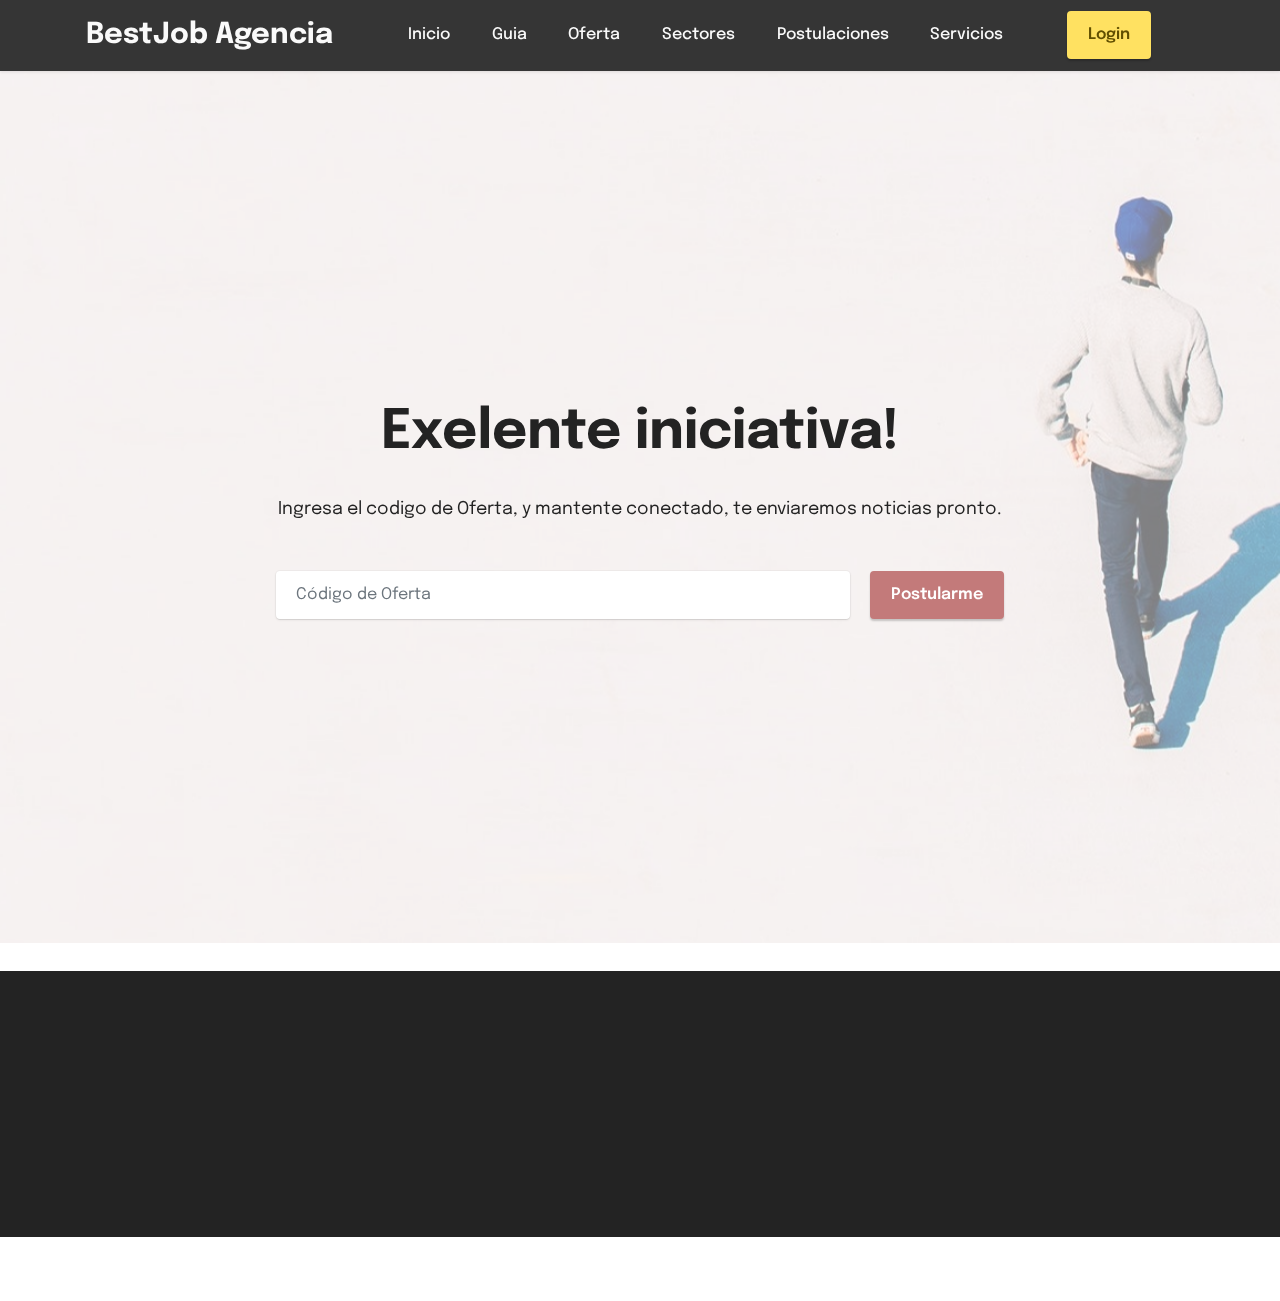
<file: page6.html>
<!DOCTYPE html>
<html>

<head>
    <!-- Google tag (gtag.js) -->
    <script async src="https://www.googletagmanager.com/gtag/js?id=G-39RCHEDYYC"></script>
    <script>
        window.dataLayer = window.dataLayer || [];
        function gtag() { dataLayer.push(arguments); }
        gtag('js', new Date());

        gtag('config', 'G-39RCHEDYYC');
    </script>
    <!-- Site made with Mobirise Website Builder v5.9.18, https://mobirise.com -->
    <meta charset="UTF-8">
    <meta http-equiv="X-UA-Compatible" content="IE=edge">
    <meta name="generator" content="Mobirise v5.9.18, mobirise.com">
    <meta name="viewport" content="width=device-width, initial-scale=1, minimum-scale=1">
    <link rel="shortcut icon" href="assets/images/logo-1.png" type="image/x-icon">
    <meta name="description" content="">


    <title>postulacion</title>
    <link rel="stylesheet" href="assets/bootstrap/css/bootstrap.min.css">
    <link rel="stylesheet" href="assets/bootstrap/css/bootstrap-grid.min.css">
    <link rel="stylesheet" href="assets/bootstrap/css/bootstrap-reboot.min.css">
    <link rel="stylesheet" href="assets/parallax/jarallax.css">
    <link rel="stylesheet" href="assets/animatecss/animate.css">
    <link rel="stylesheet" href="assets/dropdown/css/style.css">
    <link rel="stylesheet" href="assets/socicon/css/styles.css">
    <link rel="stylesheet" href="assets/theme/css/style.css">
    <link rel="preload"
        href="https://fonts.googleapis.com/css?family=Epilogue:100,200,300,400,500,600,700,800,900,100i,200i,300i,400i,500i,600i,700i,800i,900i&display=swap"
        as="style" onload="this.onload=null;this.rel='stylesheet'">
    <noscript>
        <link rel="stylesheet"
            href="https://fonts.googleapis.com/css?family=Epilogue:100,200,300,400,500,600,700,800,900,100i,200i,300i,400i,500i,600i,700i,800i,900i&display=swap">
    </noscript>
    <link rel="preload" as="style" href="assets/mobirise/css/mbr-additional.css?v=1mqcRl">
    <link rel="stylesheet" href="assets/mobirise/css/mbr-additional.css?v=1mqcRl" type="text/css">




</head>

<body>

    <section data-bs-version="5.1" class="menu menu1 cid-uu19taB3X2" once="menu" id="menu1-r">


        <nav class="navbar navbar-dropdown navbar-expand-lg">
            <div class="container">
                <div class="navbar-brand">

                    <span class="navbar-caption-wrap"><a class="navbar-caption text-white text-primary display-5"
                            href="index.html">BestJob Agencia</a></span>
                </div>
                <button class="navbar-toggler" type="button" data-toggle="collapse" data-bs-toggle="collapse"
                    data-target="#navbarSupportedContent" data-bs-target="#navbarSupportedContent"
                    aria-controls="navbarNavAltMarkup" aria-expanded="false" aria-label="Toggle navigation">
                    <div class="hamburger">
                        <span></span>
                        <span></span>
                        <span></span>
                        <span></span>
                    </div>
                </button>
                <div class="collapse navbar-collapse" id="navbarSupportedContent">
                    <ul class="navbar-nav nav-dropdown" data-app-modern-menu="true">
                        <li class="nav-item"><a class="nav-link link text-white text-primary display-4"
                                href="index.html">Inicio</a></li>
                        <li class="nav-item"><a class="nav-link link text-white text-primary display-4"
                                href="index.html#features20-4">Guia</a></li>
                        <li class="nav-item"><a class="nav-link link text-white text-primary display-4"
                                href="page2.html">Oferta</a></li>
                        <li class="nav-item"><a class="nav-link link text-white text-primary display-4"
                                href="page4.html">Sectores</a></li>
                        <li class="nav-item"><a class="nav-link link text-white text-primary display-4"
                                href="page3.html#header1-0">Postulaciones</a></li>
                        <li class="nav-item"><a class="nav-link link text-white text-primary display-4"
                                href="page5.html">Servicios</a>
                        </li>
                    </ul>

                    <div class="navbar-buttons mbr-section-btn"><a class="btn btn-warning display-4"
                            href="page1.html">Login</a></div>
                </div>
            </div>
        </nav>
    </section>

    <section data-bs-version="5.1" class="form1 cid-uufJtp2w1A mbr-fullscreen mbr-parallax-background" id="form1-s">




        <div class="mbr-overlay" style="opacity: 0.5; background-color: rgb(255, 255, 255);"></div>
        <div class="container">
            <div class="row justify-content-center">
                <div class="col-lg-8 mx-auto mbr-form" data-form-type="formoid">
                    <form action="https://mobirise.eu/" method="POST" class="mbr-form form-with-styler"
                        data-form-title="Form Name"><input type="hidden" name="email" data-form-email="true"
                            value="j55UyDfMc03atkjRuU4iXTlmV4Gd87sWw729/m/Kzy0sCoFW0sIkda018uiDsxaCCFjs1AkIbObcpT7FE1NhffdwH4FIJtlN125cEX7DEDfjVBMdxNaPPzc3LmIBNIj3">
                        <div class="row">
                            <div hidden="hidden" data-form-alert="" class="alert alert-success col-12">Haz Postulado
                                Correctamente, revisa tu mail.</div>
                            <div hidden="hidden" data-form-alert-danger="" class="alert alert-danger col-12">
                                Oops...! some problem!
                            </div>
                        </div>
                        <div class="dragArea row">
                            <div class="col-12">
                                <h1 class="mbr-section-title mb-4 mbr-fonts-style align-center display-2">
                                    <strong>Exelente iniciativa!</strong>
                                </h1>
                            </div>
                            <div class="col-12">
                                <p class="mbr-text mbr-fonts-style mb-5 align-center display-7">Ingresa el codigo de
                                    Oferta, y mantente conectado, te enviaremos noticias pronto.<br></p>
                            </div>
                            <div class="col-md col-12 form-group mb-3" data-for="name">
                                <input type="text" name="name" placeholder="Código de Oferta" data-form-field="Name"
                                    class="form-control" id="name-form1-s">
                            </div>

                            <div class="mbr-section-btn col-12 col-md-auto"><button type="submit"
                                    class="btn btn-primary display-4">Postularme</button></div>
                        </div>
                    </form>
                </div>
            </div>
        </div>
    </section>

    <section data-bs-version="5.1" class="footer1 cid-uufJvSd0Nj" once="footers" id="footer1-t">



        <div class="container">
            <div class="row mbr-white">
                <div class="col-12 col-md-6 col-lg-3">
                    <h5 class="mbr-section-subtitle mbr-fonts-style mb-2 display-7">
                        <strong>Links</strong>
                    </h5>
                    <ul class="list mbr-fonts-style display-4">
                        <li class="mbr-text item-wrap">Home</li>
                        <li class="mbr-text item-wrap">Features</li>
                        <li class="mbr-text item-wrap">Research</li>
                        <li class="mbr-text item-wrap">Team</li>
                    </ul>
                </div>
                <div class="col-12 col-md-6 col-lg-3">
                    <h5 class="mbr-section-subtitle mbr-fonts-style mb-2 display-7">
                        <strong>Info</strong>
                    </h5>
                    <ul class="list mbr-fonts-style display-4">

                        <li class="mbr-text item-wrap">About</li>
                        <li class="mbr-text item-wrap">Pricing</li>
                        <li class="mbr-text item-wrap">Contacts</li>
                        <li class="mbr-text item-wrap">Office</li>
                    </ul>
                </div>
                <div class="col-12 col-md-6 col-lg-3">
                    <h5 class="mbr-section-subtitle mbr-fonts-style mb-2 display-7">
                        <strong>Features</strong>
                    </h5>
                    <ul class="list mbr-fonts-style display-4">
                        <li class="mbr-text item-wrap">Creador de Curriculun</li>
                        <li class="mbr-text item-wrap">Ofertas Laborales</li>
                        <li class="mbr-text item-wrap">Simulador de Entrevistas</li>
                        <li class="mbr-text item-wrap">Ofertas</li>
                        <li class="mbr-text item-wrap"><br></li>
                    </ul>
                </div>
                <div class="col-12 col-md-6 col-lg-3">
                    <h5 class="mbr-section-subtitle mbr-fonts-style mb-2 display-7">
                        <strong>About</strong>
                    </h5>
                    <p class="mbr-text mbr-fonts-style mb-4 display-4">
                        Tu talento, nuestra prioridad. Conecta con las mejores oportunidades.</p>


                </div>

            </div>
        </div>
    </section>
    <section class="display-7"
        style="padding: 0;align-items: center;justify-content: center;flex-wrap: wrap;    align-content: center;display: flex;position: relative;height: 4rem;">
        <a href="https://mobiri.se/3574824"
            style="flex: 1 1;height: 4rem;position: absolute;width: 100%;z-index: 1;"><img alt="" style="height: 4rem;"
                src="[data-uri]"></a>
        <p style="margin: 0;text-align: center;" class="display-7">&#8204;</p><a style="z-index:1"
            href="https://mobirise.com/builder/ai-website-creator.html">AI Website Creator</a>
    </section>
    <script src="assets/bootstrap/js/bootstrap.bundle.min.js"></script>
    <script src="assets/parallax/jarallax.js"></script>
    <script src="assets/smoothscroll/smooth-scroll.js"></script>
    <script src="assets/ytplayer/index.js"></script>
    <script src="assets/dropdown/js/navbar-dropdown.js"></script>
    <script src="assets/theme/js/script.js"></script>
    <script src="assets/formoid/formoid.min.js"></script>


    <div id="scrollToTop" class="scrollToTop mbr-arrow-up"><a style="text-align: center;"><i
                class="mbr-arrow-up-icon mbr-arrow-up-icon-cm cm-icon cm-icon-smallarrow-up"></i></a></div>
    <input name="animation" type="hidden">
</body>

</html>
</file>
<file: assets/web/assets/mobirise-icons2/mobirise2.css>
@font-face {
  font-family: 'Moririse2';
  font-display: swap;
  src:  url('mobirise2.eot?f2bix4');
  src:  url('mobirise2.eot?f2bix4#iefix') format('embedded-opentype'),
    url('mobirise2.ttf?f2bix4') format('truetype'),
    url('mobirise2.woff?f2bix4') format('woff'),
    url('mobirise2.svg?f2bix4#mobirise2') format('svg');
  font-weight: normal;
  font-style: normal;
}

[class^="mobi-"], [class*=" mobi-"] {
  /* use !important to prevent issues with browser extensions that change fonts */
  font-family: 'Moririse2' !important;
  speak: none;
  font-style: normal;
  font-weight: normal;
  font-variant: normal;
  text-transform: none;
  line-height: 1;

  /* Better Font Rendering =========== */
  -webkit-font-smoothing: antialiased;
  -moz-osx-font-smoothing: grayscale;
}

.mobi-mbri-add-submenu:before {
  content: "\e900";
}
.mobi-mbri-alert:before {
  content: "\e901";
}
.mobi-mbri-align-center:before {
  content: "\e902";
}
.mobi-mbri-align-justify:before {
  content: "\e903";
}
.mobi-mbri-align-left:before {
  content: "\e904";
}
.mobi-mbri-align-right:before {
  content: "\e905";
}
.mobi-mbri-android:before {
  content: "\e906";
}
.mobi-mbri-apple:before {
  content: "\e907";
}
.mobi-mbri-arrow-down:before {
  content: "\e908";
}
.mobi-mbri-arrow-next:before {
  content: "\e909";
}
.mobi-mbri-arrow-prev:before {
  content: "\e90a";
}
.mobi-mbri-arrow-up:before {
  content: "\e90b";
}
.mobi-mbri-bold:before {
  content: "\e90c";
}
.mobi-mbri-bookmark:before {
  content: "\e90d";
}
.mobi-mbri-bootstrap:before {
  content: "\e90e";
}
.mobi-mbri-briefcase:before {
  content: "\e90f";
}
.mobi-mbri-browse:before {
  content: "\e910";
}
.mobi-mbri-bulleted-list:before {
  content: "\e911";
}
.mobi-mbri-calendar:before {
  content: "\e912";
}
.mobi-mbri-camera:before {
  content: "\e913";
}
.mobi-mbri-cart-add:before {
  content: "\e914";
}
.mobi-mbri-cart-full:before {
  content: "\e915";
}
.mobi-mbri-cash:before {
  content: "\e916";
}
.mobi-mbri-change-style:before {
  content: "\e917";
}
.mobi-mbri-chat:before {
  content: "\e918";
}
.mobi-mbri-clock:before {
  content: "\e919";
}
.mobi-mbri-close:before {
  content: "\e91a";
}
.mobi-mbri-cloud:before {
  content: "\e91b";
}
.mobi-mbri-code:before {
  content: "\e91c";
}
.mobi-mbri-contact-form:before {
  content: "\e91d";
}
.mobi-mbri-credit-card:before {
  content: "\e91e";
}
.mobi-mbri-cursor-click:before {
  content: "\e91f";
}
.mobi-mbri-cust-feedback:before {
  content: "\e920";
}
.mobi-mbri-database:before {
  content: "\e921";
}
.mobi-mbri-delivery:before {
  content: "\e922";
}
.mobi-mbri-desktop:before {
  content: "\e923";
}
.mobi-mbri-devices:before {
  content: "\e924";
}
.mobi-mbri-down:before {
  content: "\e925";
}
.mobi-mbri-download-2:before {
  content: "\e926";
}
.mobi-mbri-download:before {
  content: "\e927";
}
.mobi-mbri-drag-n-drop-2:before {
  content: "\e928";
}
.mobi-mbri-drag-n-drop:before {
  content: "\e929";
}
.mobi-mbri-edit-2:before {
  content: "\e92a";
}
.mobi-mbri-edit:before {
  content: "\e92b";
}
.mobi-mbri-error:before {
  content: "\e92c";
}
.mobi-mbri-extension:before {
  content: "\e92d";
}
.mobi-mbri-features:before {
  content: "\e92e";
}
.mobi-mbri-file:before {
  content: "\e92f";
}
.mobi-mbri-flag:before {
  content: "\e930";
}
.mobi-mbri-folder:before {
  content: "\e931";
}
.mobi-mbri-gift:before {
  content: "\e932";
}
.mobi-mbri-github:before {
  content: "\e933";
}
.mobi-mbri-globe-2:before {
  content: "\e934";
}
.mobi-mbri-globe:before {
  content: "\e935";
}
.mobi-mbri-growing-chart:before {
  content: "\e936";
}
.mobi-mbri-hearth:before {
  content: "\e937";
}
.mobi-mbri-help:before {
  content: "\e938";
}
.mobi-mbri-home:before {
  content: "\e939";
}
.mobi-mbri-hot-cup:before {
  content: "\e93a";
}
.mobi-mbri-idea:before {
  content: "\e93b";
}
.mobi-mbri-image-gallery:before {
  content: "\e93c";
}
.mobi-mbri-image-slider:before {
  content: "\e93d";
}
.mobi-mbri-info:before {
  content: "\e93e";
}
.mobi-mbri-italic:before {
  content: "\e93f";
}
.mobi-mbri-key:before {
  content: "\e940";
}
.mobi-mbri-laptop:before {
  content: "\e941";
}
.mobi-mbri-layers:before {
  content: "\e942";
}
.mobi-mbri-left-right:before {
  content: "\e943";
}
.mobi-mbri-left:before {
  content: "\e944";
}
.mobi-mbri-letter:before {
  content: "\e945";
}
.mobi-mbri-like:before {
  content: "\e946";
}
.mobi-mbri-link:before {
  content: "\e947";
}
.mobi-mbri-lock:before {
  content: "\e948";
}
.mobi-mbri-login:before {
  content: "\e949";
}
.mobi-mbri-logout:before {
  content: "\e94a";
}
.mobi-mbri-magic-stick:before {
  content: "\e94b";
}
.mobi-mbri-map-pin:before {
  content: "\e94c";
}
.mobi-mbri-menu:before {
  content: "\e94d";
}
.mobi-mbri-mobile-2:before {
  content: "\e94e";
}
.mobi-mbri-mobile-horizontal:before {
  content: "\e94f";
}
.mobi-mbri-mobile:before {
  content: "\e950";
}
.mobi-mbri-mobirise:before {
  content: "\e951";
}
.mobi-mbri-more-horizontal:before {
  content: "\e952";
}
.mobi-mbri-more-vertical:before {
  content: "\e953";
}
.mobi-mbri-music:before {
  content: "\e954";
}
.mobi-mbri-new-file:before {
  content: "\e955";
}
.mobi-mbri-numbered-list:before {
  content: "\e956";
}
.mobi-mbri-opened-folder:before {
  content: "\e957";
}
.mobi-mbri-pages:before {
  content: "\e958";
}
.mobi-mbri-paper-plane:before {
  content: "\e959";
}
.mobi-mbri-paperclip:before {
  content: "\e95a";
}
.mobi-mbri-phone:before {
  content: "\e95b";
}
.mobi-mbri-photo:before {
  content: "\e95c";
}
.mobi-mbri-photos:before {
  content: "\e95d";
}
.mobi-mbri-pin:before {
  content: "\e95e";
}
.mobi-mbri-play:before {
  content: "\e95f";
}
.mobi-mbri-plus:before {
  content: "\e960";
}
.mobi-mbri-preview:before {
  content: "\e961";
}
.mobi-mbri-print:before {
  content: "\e962";
}
.mobi-mbri-protect:before {
  content: "\e963";
}
.mobi-mbri-question:before {
  content: "\e964";
}
.mobi-mbri-quote-left:before {
  content: "\e965";
}
.mobi-mbri-quote-right:before {
  content: "\e966";
}
.mobi-mbri-redo:before {
  content: "\e967";
}
.mobi-mbri-refresh:before {
  content: "\e968";
}
.mobi-mbri-responsive-2:before {
  content: "\e969";
}
.mobi-mbri-responsive:before {
  content: "\e96a";
}
.mobi-mbri-right:before {
  content: "\e96b";
}
.mobi-mbri-rocket:before {
  content: "\e96c";
}
.mobi-mbri-sad-face:before {
  content: "\e96d";
}
.mobi-mbri-sale:before {
  content: "\e96e";
}
.mobi-mbri-save:before {
  content: "\e96f";
}
.mobi-mbri-search:before {
  content: "\e970";
}
.mobi-mbri-setting-2:before {
  content: "\e971";
}
.mobi-mbri-setting-3:before {
  content: "\e972";
}
.mobi-mbri-setting:before {
  content: "\e973";
}
.mobi-mbri-share:before {
  content: "\e974";
}
.mobi-mbri-shopping-bag:before {
  content: "\e975";
}
.mobi-mbri-shopping-basket:before {
  content: "\e976";
}
.mobi-mbri-shopping-cart:before {
  content: "\e977";
}
.mobi-mbri-sites:before {
  content: "\e978";
}
.mobi-mbri-smile-face:before {
  content: "\e979";
}
.mobi-mbri-speed:before {
  content: "\e97a";
}
.mobi-mbri-star:before {
  content: "\e97b";
}
.mobi-mbri-success:before {
  content: "\e97c";
}
.mobi-mbri-sun:before {
  content: "\e97d";
}
.mobi-mbri-sun2:before {
  content: "\e97e";
}
.mobi-mbri-tablet-vertical:before {
  content: "\e97f";
}
.mobi-mbri-tablet:before {
  content: "\e980";
}
.mobi-mbri-target:before {
  content: "\e981";
}
.mobi-mbri-timer:before {
  content: "\e982";
}
.mobi-mbri-to-ftp:before {
  content: "\e983";
}
.mobi-mbri-to-local-drive:before {
  content: "\e984";
}
.mobi-mbri-touch-swipe:before {
  content: "\e985";
}
.mobi-mbri-touch:before {
  content: "\e986";
}
.mobi-mbri-trash:before {
  content: "\e987";
}
.mobi-mbri-underline:before {
  content: "\e988";
}
.mobi-mbri-undo:before {
  content: "\e989";
}
.mobi-mbri-unlink:before {
  content: "\e98a";
}
.mobi-mbri-unlock:before {
  content: "\e98b";
}
.mobi-mbri-up-down:before {
  content: "\e98c";
}
.mobi-mbri-up:before {
  content: "\e98d";
}
.mobi-mbri-update:before {
  content: "\e98e";
}
.mobi-mbri-upload-2:before {
  content: "\e98f";
}
.mobi-mbri-upload:before {
  content: "\e990";
}
.mobi-mbri-user-2:before {
  content: "\e991";
}
.mobi-mbri-user:before {
  content: "\e992";
}
.mobi-mbri-users:before {
  content: "\e993";
}
.mobi-mbri-video-play:before {
  content: "\e994";
}
.mobi-mbri-video:before {
  content: "\e995";
}
.mobi-mbri-watch:before {
  content: "\e996";
}
.mobi-mbri-website-theme-2:before {
  content: "\e997";
}
.mobi-mbri-website-theme:before {
  content: "\e998";
}
.mobi-mbri-wifi:before {
  content: "\e999";
}
.mobi-mbri-windows:before {
  content: "\e99a";
}
.mobi-mbri-zoom-in:before {
  content: "\e99b";
}
.mobi-mbri-zoom-out:before {
  content: "\e99c";
}
</file>
<file: assets/dropdown/css/style.css>
.navbar-dropdown {
  left: 0;
  padding: 0;
  position: absolute;
  right: 0;
  top: 0;
  transition: all 0.45s ease;
  z-index: 1030;
  background: #282828; }
  .navbar-dropdown .navbar-logo {
    margin-right: 0.8rem;
    transition: margin 0.3s ease-in-out;
    vertical-align: middle; }
    .navbar-dropdown .navbar-logo img {
      height: 3.125rem;
      transition: all 0.3s ease-in-out; }
    .navbar-dropdown .navbar-logo.mbr-iconfont {
      font-size: 3.125rem;
      line-height: 3.125rem; }
  .navbar-dropdown .navbar-caption {
    font-weight: 700;
    white-space: normal;
    vertical-align: -4px;
    line-height: 3.125rem !important; }
    .navbar-dropdown .navbar-caption, .navbar-dropdown .navbar-caption:hover {
      color: inherit;
      text-decoration: none; }
  .navbar-dropdown .mbr-iconfont + .navbar-caption {
    vertical-align: -1px; }
  .navbar-dropdown.navbar-fixed-top {
    position: fixed; }
  .navbar-dropdown .navbar-brand span {
    vertical-align: -4px; }
  .navbar-dropdown.bg-color.transparent {
    background: none; }
  .navbar-dropdown.navbar-short .navbar-brand {
    padding: 0.625rem 0; }
    .navbar-dropdown.navbar-short .navbar-brand span {
      vertical-align: -1px; }
  .navbar-dropdown.navbar-short .navbar-caption {
    line-height: 2.375rem !important;
    vertical-align: -2px; }
  .navbar-dropdown.navbar-short .navbar-logo {
    margin-right: 0.5rem; }
    .navbar-dropdown.navbar-short .navbar-logo img {
      height: 2.375rem; }
    .navbar-dropdown.navbar-short .navbar-logo.mbr-iconfont {
      font-size: 2.375rem;
      line-height: 2.375rem; }
  .navbar-dropdown.navbar-short .mbr-table-cell {
    height: 3.625rem; }
  .navbar-dropdown .navbar-close {
    left: 0.6875rem;
    position: fixed;
    top: 0.75rem;
    z-index: 1000; }
  .navbar-dropdown .hamburger-icon {
    content: "";
    display: inline-block;
    vertical-align: middle;
    width: 16px;
    -webkit-box-shadow: 0 -6px 0 1px #282828,0 0 0 1px #282828,0 6px 0 1px #282828;
    -moz-box-shadow: 0 -6px 0 1px #282828,0 0 0 1px #282828,0 6px 0 1px #282828;
    box-shadow: 0 -6px 0 1px #282828,0 0 0 1px #282828,0 6px 0 1px #282828; }

.dropdown-menu .dropdown-toggle[data-toggle="dropdown-submenu"]::after {
  border-bottom: 0.35em solid transparent;
  border-left: 0.35em solid;
  border-right: 0;
  border-top: 0.35em solid transparent;
  margin-left: 0.3rem; }

.dropdown-menu .dropdown-item:focus {
  outline: 0; }

.nav-dropdown {
  font-size: 0.75rem;
  font-weight: 500;
  height: auto !important; }
  .nav-dropdown .nav-btn {
    padding-left: 1rem; }
  .nav-dropdown .link {
    margin: .667em 1.667em;
    font-weight: 500;
    padding: 0;
    transition: color .2s ease-in-out; }
    .nav-dropdown .link.dropdown-toggle {
      margin-right: 2.583em; }
      .nav-dropdown .link.dropdown-toggle::after {
        margin-left: .25rem;
        border-top: 0.35em solid;
        border-right: 0.35em solid transparent;
        border-left: 0.35em solid transparent;
        border-bottom: 0; }
      .nav-dropdown .link.dropdown-toggle[aria-expanded="true"] {
        margin: 0;
        padding: 0.667em 3.263em  0.667em 1.667em; }
  .nav-dropdown .link::after,
  .nav-dropdown .dropdown-item::after {
    color: inherit; }
  .nav-dropdown .btn {
    font-size: 0.75rem;
    font-weight: 700;
    letter-spacing: 0;
    margin-bottom: 0;
    padding-left: 1.25rem;
    padding-right: 1.25rem; }
  .nav-dropdown .dropdown-menu {
    border-radius: 0;
    border: 0;
    left: 0;
    margin: 0;
    padding-bottom: 1.25rem;
    padding-top: 1.25rem;
    position: relative; }
  .nav-dropdown .dropdown-submenu {
    margin-left: 0.125rem;
    top: 0; }
  .nav-dropdown .dropdown-item {
    font-weight: 500;
    line-height: 2;
    padding: 0.3846em 4.615em 0.3846em 1.5385em;
    position: relative;
    transition: color .2s ease-in-out, background-color .2s ease-in-out; }
    .nav-dropdown .dropdown-item::after {
      margin-top: -0.3077em;
      position: absolute;
      right: 1.1538em;
      top: 50%; }
    .nav-dropdown .dropdown-item:focus, .nav-dropdown .dropdown-item:hover {
      background: none; }

@media (max-width: 767px) {
  .nav-dropdown.navbar-toggleable-sm {
    bottom: 0;
    display: none;
    left: 0;
    overflow-x: hidden;
    position: fixed;
    top: 0;
    transform: translateX(-100%);
    -ms-transform: translateX(-100%);
    -webkit-transform: translateX(-100%);
    width: 18.75rem;
    z-index: 999; } }
.nav-dropdown.navbar-toggleable-xl {
  bottom: 0;
  display: none;
  left: 0;
  overflow-x: hidden;
  position: fixed;
  top: 0;
  transform: translateX(-100%);
  -ms-transform: translateX(-100%);
  -webkit-transform: translateX(-100%);
  width: 18.75rem;
  z-index: 999; }

.nav-dropdown-sm {
  display: block !important;
  overflow-x: hidden;
  overflow: auto;
  padding-top: 3.875rem; }
  .nav-dropdown-sm::after {
    content: "";
    display: block;
    height: 3rem;
    width: 100%; }
  .nav-dropdown-sm.collapse.in ~ .navbar-close {
    display: block !important; }
  .nav-dropdown-sm.collapsing, .nav-dropdown-sm.collapse.in {
    transform: translateX(0);
    -ms-transform: translateX(0);
    -webkit-transform: translateX(0);
    transition: all 0.25s ease-out;
    -webkit-transition: all 0.25s ease-out;
    background: #282828; }
  .nav-dropdown-sm.collapsing[aria-expanded="false"] {
    transform: translateX(-100%);
    -ms-transform: translateX(-100%);
    -webkit-transform: translateX(-100%); }
  .nav-dropdown-sm .nav-item {
    display: block;
    margin-left: 0 !important;
    padding-left: 0; }
  .nav-dropdown-sm .link,
  .nav-dropdown-sm .dropdown-item {
    border-top: 1px dotted rgba(255, 255, 255, 0.1);
    font-size: 0.8125rem;
    line-height: 1.6;
    margin: 0 !important;
    padding: 0.875rem 2.4rem 0.875rem 1.5625rem !important;
    position: relative;
    white-space: normal; }
    .nav-dropdown-sm .link:focus, .nav-dropdown-sm .link:hover,
    .nav-dropdown-sm .dropdown-item:focus,
    .nav-dropdown-sm .dropdown-item:hover {
      background: rgba(0, 0, 0, 0.2) !important;
      color: #c0a375; }
  .nav-dropdown-sm .nav-btn {
    position: relative;
    padding: 1.5625rem 1.5625rem 0 1.5625rem; }
    .nav-dropdown-sm .nav-btn::before {
      border-top: 1px dotted rgba(255, 255, 255, 0.1);
      content: "";
      left: 0;
      position: absolute;
      top: 0;
      width: 100%; }
    .nav-dropdown-sm .nav-btn + .nav-btn {
      padding-top: 0.625rem; }
      .nav-dropdown-sm .nav-btn + .nav-btn::before {
        display: none; }
  .nav-dropdown-sm .btn {
    padding: 0.625rem 0; }
  .nav-dropdown-sm .dropdown-toggle[data-toggle="dropdown-submenu"]::after {
    margin-left: .25rem;
    border-top: 0.35em solid;
    border-right: 0.35em solid transparent;
    border-left: 0.35em solid transparent;
    border-bottom: 0; }
  .nav-dropdown-sm .dropdown-toggle[data-toggle="dropdown-submenu"][aria-expanded="true"]::after {
    border-top: 0;
    border-right: 0.35em solid transparent;
    border-left: 0.35em solid transparent;
    border-bottom: 0.35em solid; }
  .nav-dropdown-sm .dropdown-menu {
    margin: 0;
    padding: 0;
    position: relative;
    top: 0;
    left: 0;
    width: 100%;
    border: 0;
    float: none;
    border-radius: 0;
    background: none; }
  .nav-dropdown-sm .dropdown-submenu {
    left: 100%;
    margin-left: 0.125rem;
    margin-top: -1.25rem;
    top: 0; }

.navbar-toggleable-sm .nav-dropdown .dropdown-menu {
  position: absolute; }

.navbar-toggleable-sm .nav-dropdown .dropdown-submenu {
  left: 100%;
  margin-left: 0.125rem;
  margin-top: -1.25rem;
  top: 0; }

.navbar-toggleable-sm.opened .nav-dropdown .dropdown-menu {
  position: relative; }

.navbar-toggleable-sm.opened .nav-dropdown .dropdown-submenu {
  left: 0;
  margin-left: 00rem;
  margin-top: 0rem;
  top: 0; }

.is-builder .nav-dropdown.collapsing {
  transition: none !important; }
</file>
<file: assets/socicon/css/styles.css>
@charset "UTF-8";

@font-face {
  font-family: 'Socicon';
  src:  url('../fonts/socicon.eot');
  src:  url('../fonts/socicon.eot?#iefix') format('embedded-opentype'),
    url('../fonts/socicon.woff2') format('woff2'),
    url('../fonts/socicon.ttf') format('truetype'),
    url('../fonts/socicon.woff') format('woff'),
    url('../fonts/socicon.svg#socicon') format('svg');
  font-weight: normal;
  font-style: normal;
  font-display: swap;
}

[data-icon]:before {
  font-family: "socicon" !important;
  content: attr(data-icon);
  font-style: normal !important;
  font-weight: normal !important;
  font-variant: normal !important;
  text-transform: none !important;
  speak: none;
  line-height: 1;
  -webkit-font-smoothing: antialiased;
  -moz-osx-font-smoothing: grayscale;
}

[class^="socicon-"], [class*=" socicon-"] {
  /* use !important to prevent issues with browser extensions that change fonts */
  font-family: 'Socicon' !important;
  speak: none;
  font-style: normal;
  font-weight: normal;
  font-variant: normal;
  text-transform: none;
  line-height: 1;

  /* Better Font Rendering =========== */
  -webkit-font-smoothing: antialiased;
  -moz-osx-font-smoothing: grayscale;
}

.socicon-500px:before {
  content: "\e000";
}
.socicon-8tracks:before {
  content: "\e001";
}
.socicon-airbnb:before {
  content: "\e002";
}
.socicon-alliance:before {
  content: "\e003";
}
.socicon-amazon:before {
  content: "\e004";
}
.socicon-amplement:before {
  content: "\e005";
}
.socicon-android:before {
  content: "\e006";
}
.socicon-angellist:before {
  content: "\e007";
}
.socicon-apple:before {
  content: "\e008";
}
.socicon-appnet:before {
  content: "\e009";
}
.socicon-baidu:before {
  content: "\e00a";
}
.socicon-bandcamp:before {
  content: "\e00b";
}
.socicon-battlenet:before {
  content: "\e00c";
}
.socicon-mixer:before {
  content: "\e00d";
}
.socicon-bebee:before {
  content: "\e00e";
}
.socicon-bebo:before {
  content: "\e00f";
}
.socicon-behance:before {
  content: "\e010";
}
.socicon-blizzard:before {
  content: "\e011";
}
.socicon-blogger:before {
  content: "\e012";
}
.socicon-buffer:before {
  content: "\e013";
}
.socicon-chrome:before {
  content: "\e014";
}
.socicon-coderwall:before {
  content: "\e015";
}
.socicon-curse:before {
  content: "\e016";
}
.socicon-dailymotion:before {
  content: "\e017";
}
.socicon-deezer:before {
  content: "\e018";
}
.socicon-delicious:before {
  content: "\e019";
}
.socicon-deviantart:before {
  content: "\e01a";
}
.socicon-diablo:before {
  content: "\e01b";
}
.socicon-digg:before {
  content: "\e01c";
}
.socicon-discord:before {
  content: "\e01d";
}
.socicon-disqus:before {
  content: "\e01e";
}
.socicon-douban:before {
  content: "\e01f";
}
.socicon-draugiem:before {
  content: "\e020";
}
.socicon-dribbble:before {
  content: "\e021";
}
.socicon-drupal:before {
  content: "\e022";
}
.socicon-ebay:before {
  content: "\e023";
}
.socicon-ello:before {
  content: "\e024";
}
.socicon-endomodo:before {
  content: "\e025";
}
.socicon-envato:before {
  content: "\e026";
}
.socicon-etsy:before {
  content: "\e027";
}
.socicon-facebook:before {
  content: "\e028";
}
.socicon-feedburner:before {
  content: "\e029";
}
.socicon-filmweb:before {
  content: "\e02a";
}
.socicon-firefox:before {
  content: "\e02b";
}
.socicon-flattr:before {
  content: "\e02c";
}
.socicon-flickr:before {
  content: "\e02d";
}
.socicon-formulr:before {
  content: "\e02e";
}
.socicon-forrst:before {
  content: "\e02f";
}
.socicon-foursquare:before {
  content: "\e030";
}
.socicon-friendfeed:before {
  content: "\e031";
}
.socicon-github:before {
  content: "\e032";
}
.socicon-goodreads:before {
  content: "\e033";
}
.socicon-google:before {
  content: "\e034";
}
.socicon-googlescholar:before {
  content: "\e035";
}
.socicon-googlegroups:before {
  content: "\e036";
}
.socicon-googlephotos:before {
  content: "\e037";
}
.socicon-googleplus:before {
  content: "\e038";
}
.socicon-grooveshark:before {
  content: "\e039";
}
.socicon-hackerrank:before {
  content: "\e03a";
}
.socicon-hearthstone:before {
  content: "\e03b";
}
.socicon-hellocoton:before {
  content: "\e03c";
}
.socicon-heroes:before {
  content: "\e03d";
}
.socicon-smashcast:before {
  content: "\e03e";
}
.socicon-horde:before {
  content: "\e03f";
}
.socicon-houzz:before {
  content: "\e040";
}
.socicon-icq:before {
  content: "\e041";
}
.socicon-identica:before {
  content: "\e042";
}
.socicon-imdb:before {
  content: "\e043";
}
.socicon-instagram:before {
  content: "\e044";
}
.socicon-issuu:before {
  content: "\e045";
}
.socicon-istock:before {
  content: "\e046";
}
.socicon-itunes:before {
  content: "\e047";
}
.socicon-keybase:before {
  content: "\e048";
}
.socicon-lanyrd:before {
  content: "\e049";
}
.socicon-lastfm:before {
  content: "\e04a";
}
.socicon-line:before {
  content: "\e04b";
}
.socicon-linkedin:before {
  content: "\e04c";
}
.socicon-livejournal:before {
  content: "\e04d";
}
.socicon-lyft:before {
  content: "\e04e";
}
.socicon-macos:before {
  content: "\e04f";
}
.socicon-mail:before {
  content: "\e050";
}
.socicon-medium:before {
  content: "\e051";
}
.socicon-meetup:before {
  content: "\e052";
}
.socicon-mixcloud:before {
  content: "\e053";
}
.socicon-modelmayhem:before {
  content: "\e054";
}
.socicon-mumble:before {
  content: "\e055";
}
.socicon-myspace:before {
  content: "\e056";
}
.socicon-newsvine:before {
  content: "\e057";
}
.socicon-nintendo:before {
  content: "\e058";
}
.socicon-npm:before {
  content: "\e059";
}
.socicon-odnoklassniki:before {
  content: "\e05a";
}
.socicon-openid:before {
  content: "\e05b";
}
.socicon-opera:before {
  content: "\e05c";
}
.socicon-outlook:before {
  content: "\e05d";
}
.socicon-overwatch:before {
  content: "\e05e";
}
.socicon-patreon:before {
  content: "\e05f";
}
.socicon-paypal:before {
  content: "\e060";
}
.socicon-periscope:before {
  content: "\e061";
}
.socicon-persona:before {
  content: "\e062";
}
.socicon-pinterest:before {
  content: "\e063";
}
.socicon-play:before {
  content: "\e064";
}
.socicon-player:before {
  content: "\e065";
}
.socicon-playstation:before {
  content: "\e066";
}
.socicon-pocket:before {
  content: "\e067";
}
.socicon-qq:before {
  content: "\e068";
}
.socicon-quora:before {
  content: "\e069";
}
.socicon-raidcall:before {
  content: "\e06a";
}
.socicon-ravelry:before {
  content: "\e06b";
}
.socicon-reddit:before {
  content: "\e06c";
}
.socicon-renren:before {
  content: "\e06d";
}
.socicon-researchgate:before {
  content: "\e06e";
}
.socicon-residentadvisor:before {
  content: "\e06f";
}
.socicon-reverbnation:before {
  content: "\e070";
}
.socicon-rss:before {
  content: "\e071";
}
.socicon-sharethis:before {
  content: "\e072";
}
.socicon-skype:before {
  content: "\e073";
}
.socicon-slideshare:before {
  content: "\e074";
}
.socicon-smugmug:before {
  content: "\e075";
}
.socicon-snapchat:before {
  content: "\e076";
}
.socicon-songkick:before {
  content: "\e077";
}
.socicon-soundcloud:before {
  content: "\e078";
}
.socicon-spotify:before {
  content: "\e079";
}
.socicon-stackexchange:before {
  content: "\e07a";
}
.socicon-stackoverflow:before {
  content: "\e07b";
}
.socicon-starcraft:before {
  content: "\e07c";
}
.socicon-stayfriends:before {
  content: "\e07d";
}
.socicon-steam:before {
  content: "\e07e";
}
.socicon-storehouse:before {
  content: "\e07f";
}
.socicon-strava:before {
  content: "\e080";
}
.socicon-streamjar:before {
  content: "\e081";
}
.socicon-stumbleupon:before {
  content: "\e082";
}
.socicon-swarm:before {
  content: "\e083";
}
.socicon-teamspeak:before {
  content: "\e084";
}
.socicon-teamviewer:before {
  content: "\e085";
}
.socicon-technorati:before {
  content: "\e086";
}
.socicon-telegram:before {
  content: "\e087";
}
.socicon-tripadvisor:before {
  content: "\e088";
}
.socicon-tripit:before {
  content: "\e089";
}
.socicon-triplej:before {
  content: "\e08a";
}
.socicon-tumblr:before {
  content: "\e08b";
}
.socicon-twitch:before {
  content: "\e08c";
}
.socicon-twitter:before {
  content: "\e08d";
}
.socicon-uber:before {
  content: "\e08e";
}
.socicon-ventrilo:before {
  content: "\e08f";
}
.socicon-viadeo:before {
  content: "\e090";
}
.socicon-viber:before {
  content: "\e091";
}
.socicon-viewbug:before {
  content: "\e092";
}
.socicon-vimeo:before {
  content: "\e093";
}
.socicon-vine:before {
  content: "\e094";
}
.socicon-vkontakte:before {
  content: "\e095";
}
.socicon-warcraft:before {
  content: "\e096";
}
.socicon-wechat:before {
  content: "\e097";
}
.socicon-weibo:before {
  content: "\e098";
}
.socicon-whatsapp:before {
  content: "\e099";
}
.socicon-wikipedia:before {
  content: "\e09a";
}
.socicon-windows:before {
  content: "\e09b";
}
.socicon-wordpress:before {
  content: "\e09c";
}
.socicon-wykop:before {
  content: "\e09d";
}
.socicon-xbox:before {
  content: "\e09e";
}
.socicon-xing:before {
  content: "\e09f";
}
.socicon-yahoo:before {
  content: "\e0a0";
}
.socicon-yammer:before {
  content: "\e0a1";
}
.socicon-yandex:before {
  content: "\e0a2";
}
.socicon-yelp:before {
  content: "\e0a3";
}
.socicon-younow:before {
  content: "\e0a4";
}
.socicon-youtube:before {
  content: "\e0a5";
}
.socicon-zapier:before {
  content: "\e0a6";
}
.socicon-zerply:before {
  content: "\e0a7";
}
.socicon-zomato:before {
  content: "\e0a8";
}
.socicon-zynga:before {
  content: "\e0a9";
}
.socicon-spreadshirt:before {
  content: "\e901";
}
.socicon-gamejolt:before {
  content: "\e902";
}
.socicon-trello:before {
  content: "\e903";
}
.socicon-tunein:before {
  content: "\e904";
}
.socicon-bloglovin:before {
  content: "\e905";
}
.socicon-gamewisp:before {
  content: "\e906";
}
.socicon-messenger:before {
  content: "\e907";
}
.socicon-pandora:before {
  content: "\e908";
}
.socicon-augment:before {
  content: "\e909";
}
.socicon-bitbucket:before {
  content: "\e90a";
}
.socicon-fyuse:before {
  content: "\e90b";
}
.socicon-yt-gaming:before {
  content: "\e90c";
}
.socicon-sketchfab:before {
  content: "\e90d";
}
.socicon-mobcrush:before {
  content: "\e90e";
}
.socicon-microsoft:before {
  content: "\e90f";
}
.socicon-realtor:before {
  content: "\e910";
}
.socicon-tidal:before {
  content: "\e911";
}
.socicon-qobuz:before {
  content: "\e912";
}
.socicon-natgeo:before {
  content: "\e913";
}
.socicon-mastodon:before {
  content: "\e914";
}
.socicon-unsplash:before {
  content: "\e915";
}
.socicon-homeadvisor:before {
  content: "\e916";
}
.socicon-angieslist:before {
  content: "\e917";
}
.socicon-codepen:before {
  content: "\e918";
}
.socicon-slack:before {
  content: "\e919";
}
.socicon-openaigym:before {
  content: "\e91a";
}
.socicon-logmein:before {
  content: "\e91b";
}
.socicon-fiverr:before {
  content: "\e91c";
}
.socicon-gotomeeting:before {
  content: "\e91d";
}
.socicon-aliexpress:before {
  content: "\e91e";
}
.socicon-guru:before {
  content: "\e91f";
}
.socicon-appstore:before {
  content: "\e920";
}
.socicon-homes:before {
  content: "\e921";
}
.socicon-zoom:before {
  content: "\e922";
}
.socicon-alibaba:before {
  content: "\e923";
}
.socicon-craigslist:before {
  content: "\e924";
}
.socicon-wix:before {
  content: "\e925";
}
.socicon-redfin:before {
  content: "\e926";
}
.socicon-googlecalendar:before {
  content: "\e927";
}
.socicon-shopify:before {
  content: "\e928";
}
.socicon-freelancer:before {
  content: "\e929";
}
.socicon-seedrs:before {
  content: "\e92a";
}
.socicon-bing:before {
  content: "\e92b";
}
.socicon-doodle:before {
  content: "\e92c";
}
.socicon-bonanza:before {
  content: "\e92d";
}
.socicon-squarespace:before {
  content: "\e92e";
}
.socicon-toptal:before {
  content: "\e92f";
}
.socicon-gust:before {
  content: "\e930";
}
.socicon-ask:before {
  content: "\e931";
}
.socicon-trulia:before {
  content: "\e932";
}
.socicon-loomly:before {
  content: "\e933";
}
.socicon-ghost:before {
  content: "\e934";
}
.socicon-upwork:before {
  content: "\e935";
}
.socicon-fundable:before {
  content: "\e936";
}
.socicon-booking:before {
  content: "\e937";
}
.socicon-googlemaps:before {
  content: "\e938";
}
.socicon-zillow:before {
  content: "\e939";
}
.socicon-niconico:before {
  content: "\e93a";
}
.socicon-toneden:before {
  content: "\e93b";
}
.socicon-crunchbase:before {
  content: "\e93c";
}
.socicon-homefy:before {
  content: "\e93d";
}
.socicon-calendly:before {
  content: "\e93e";
}
.socicon-livemaster:before {
  content: "\e93f";
}
.socicon-udemy:before {
  content: "\e940";
}
.socicon-codered:before {
  content: "\e941";
}
.socicon-origin:before {
  content: "\e942";
}
.socicon-nextdoor:before {
  content: "\e943";
}
.socicon-portfolio:before {
  content: "\e944";
}
.socicon-instructables:before {
  content: "\e945";
}
.socicon-gitlab:before {
  content: "\e946";
}
.socicon-hackernews:before {
  content: "\e947";
}
.socicon-smashwords:before {
  content: "\e948";
}
.socicon-kobo:before {
  content: "\e949";
}
.socicon-bookbub:before {
  content: "\e94a";
}
.socicon-mailru:before {
  content: "\e94b";
}
.socicon-moddb:before {
  content: "\e94c";
}
.socicon-indiedb:before {
  content: "\e94d";
}
.socicon-traxsource:before {
  content: "\e94e";
}
.socicon-gamefor:before {
  content: "\e94f";
}
.socicon-pixiv:before {
  content: "\e950";
}
.socicon-myanimelist:before {
  content: "\e951";
}
.socicon-blackberry:before {
  content: "\e952";
}
.socicon-wickr:before {
  content: "\e953";
}
.socicon-spip:before {
  content: "\e954";
}
.socicon-napster:before {
  content: "\e955";
}
.socicon-beatport:before {
  content: "\e956";
}
.socicon-hackerone:before {
  content: "\e957";
}
.socicon-internet:before {
  content: "\e958";
}
.socicon-ubuntu:before {
  content: "\e959";
}
.socicon-artstation:before {
  content: "\e95a";
}
.socicon-invision:before {
  content: "\e95b";
}
.socicon-torial:before {
  content: "\e95c";
}
.socicon-collectorz:before {
  content: "\e95d";
}
.socicon-seenthis:before {
  content: "\e95e";
}
.socicon-googleplaymusic:before {
  content: "\e95f";
}
.socicon-debian:before {
  content: "\e960";
}
.socicon-filmfreeway:before {
  content: "\e961";
}
.socicon-gnome:before {
  content: "\e962";
}
.socicon-itchio:before {
  content: "\e963";
}
.socicon-jamendo:before {
  content: "\e964";
}
.socicon-mix:before {
  content: "\e965";
}
.socicon-sharepoint:before {
  content: "\e966";
}
.socicon-tinder:before {
  content: "\e967";
}
.socicon-windguru:before {
  content: "\e968";
}
.socicon-cdbaby:before {
  content: "\e969";
}
.socicon-elementaryos:before {
  content: "\e96a";
}
.socicon-stage32:before {
  content: "\e96b";
}
.socicon-tiktok:before {
  content: "\e96c";
}
.socicon-gitter:before {
  content: "\e96d";
}
.socicon-letterboxd:before {
  content: "\e96e";
}
.socicon-threema:before {
  content: "\e96f";
}
.socicon-splice:before {
  content: "\e970";
}
.socicon-metapop:before {
  content: "\e971";
}
.socicon-naver:before {
  content: "\e972";
}
.socicon-remote:before {
  content: "\e973";
}
.socicon-flipboard:before {
  content: "\e974";
}
.socicon-googlehangouts:before {
  content: "\e975";
}
.socicon-dlive:before {
  content: "\e976";
}
.socicon-vsco:before {
  content: "\e977";
}
.socicon-stitcher:before {
  content: "\e978";
}
.socicon-avvo:before {
  content: "\e979";
}
.socicon-redbubble:before {
  content: "\e97a";
}
.socicon-society6:before {
  content: "\e97b";
}
.socicon-zazzle:before {
  content: "\e97c";
}
.socicon-eitaa:before {
  content: "\e97d";
}
.socicon-soroush:before {
  content: "\e97e";
}
.socicon-bale:before {
  content: "\e97f";
}
</file>
<file: assets/theme/css/style.css>
@charset "UTF-8";
section {
  background-color: #ffffff;
}

body {
  font-style: normal;
  line-height: 1.5;
  font-weight: 400;
  color: #232323;
  position: relative;
}

button {
  background-color: transparent;
  border-color: transparent;
}

section,
.container,
.container-fluid {
  position: relative;
  word-wrap: break-word;
}

a.mbr-iconfont:hover {
  text-decoration: none;
}

.article .lead p,
.article .lead ul,
.article .lead ol,
.article .lead pre,
.article .lead blockquote {
  margin-bottom: 0;
}

a {
  font-style: normal;
  font-weight: 400;
  cursor: pointer;
}
a, a:hover {
  text-decoration: none;
}

.mbr-section-title {
  font-style: normal;
  line-height: 1.3;
}

.mbr-section-subtitle {
  line-height: 1.3;
}

.mbr-text {
  font-style: normal;
  line-height: 1.7;
}

h1,
h2,
h3,
h4,
h5,
h6,
.display-1,
.display-2,
.display-4,
.display-5,
.display-7,
span,
p,
a {
  line-height: 1;
  word-break: break-word;
  word-wrap: break-word;
  font-weight: 400;
}

b,
strong {
  font-weight: bold;
}

input:-webkit-autofill, input:-webkit-autofill:hover, input:-webkit-autofill:focus, input:-webkit-autofill:active {
  transition-delay: 9999s;
  -webkit-transition-property: background-color, color;
  transition-property: background-color, color;
}

textarea[type=hidden] {
  display: none;
}

section {
  background-position: 50% 50%;
  background-repeat: no-repeat;
  background-size: cover;
}
section .mbr-background-video,
section .mbr-background-video-preview {
  position: absolute;
  bottom: 0;
  left: 0;
  right: 0;
  top: 0;
}

.hidden {
  visibility: hidden;
}

.mbr-z-index20 {
  z-index: 20;
}

/*! Base colors */
.mbr-white {
  color: #ffffff;
}

.mbr-black {
  color: #111111;
}

.mbr-bg-white {
  background-color: #ffffff;
}

.mbr-bg-black {
  background-color: #000000;
}

/*! Text-aligns */
.align-left {
  text-align: left;
}

.align-center {
  text-align: center;
}

.align-right {
  text-align: right;
}

/*! Font-weight  */
.mbr-light {
  font-weight: 300;
}

.mbr-regular {
  font-weight: 400;
}

.mbr-semibold {
  font-weight: 500;
}

.mbr-bold {
  font-weight: 700;
}

/*! Media  */
.media-content {
  flex-basis: 100%;
}

.media-container-row {
  display: flex;
  flex-direction: row;
  flex-wrap: wrap;
  justify-content: center;
  align-content: center;
  align-items: start;
}
.media-container-row .media-size-item {
  width: 400px;
}

.media-container-column {
  display: flex;
  flex-direction: column;
  flex-wrap: wrap;
  justify-content: center;
  align-content: center;
  align-items: stretch;
}
.media-container-column > * {
  width: 100%;
}

@media (min-width: 992px) {
  .media-container-row {
    flex-wrap: nowrap;
  }
}
figure {
  margin-bottom: 0;
  overflow: hidden;
}

figure[mbr-media-size] {
  transition: width 0.1s;
}

img,
iframe {
  display: block;
  width: 100%;
}

.card {
  background-color: transparent;
  border: none;
}

.card-box {
  width: 100%;
}

.card-img {
  text-align: center;
  flex-shrink: 0;
  -webkit-flex-shrink: 0;
}

.media {
  max-width: 100%;
  margin: 0 auto;
}

.mbr-figure {
  align-self: center;
}

.media-container > div {
  max-width: 100%;
}

.mbr-figure img,
.card-img img {
  width: 100%;
}

@media (max-width: 991px) {
  .media-size-item {
    width: auto !important;
  }

  .media {
    width: auto;
  }

  .mbr-figure {
    width: 100% !important;
  }
}
/*! Buttons */
.mbr-section-btn {
  margin-left: -0.6rem;
  margin-right: -0.6rem;
  font-size: 0;
}

.btn {
  font-weight: 600;
  border-width: 1px;
  font-style: normal;
  margin: 0.6rem 0.6rem;
  white-space: normal;
  transition: all 0.2s ease-in-out;
  display: inline-flex;
  align-items: center;
  justify-content: center;
  word-break: break-word;
}

.btn-sm {
  font-weight: 600;
  letter-spacing: 0px;
  transition: all 0.3s ease-in-out;
}

.btn-md {
  font-weight: 600;
  letter-spacing: 0px;
  transition: all 0.3s ease-in-out;
}

.btn-lg {
  font-weight: 600;
  letter-spacing: 0px;
  transition: all 0.3s ease-in-out;
}

.btn-form {
  margin: 0;
}
.btn-form:hover {
  cursor: pointer;
}

nav .mbr-section-btn {
  margin-left: 0rem;
  margin-right: 0rem;
}

/*! Btn icon margin */
.btn .mbr-iconfont,
.btn.btn-sm .mbr-iconfont {
  order: 1;
  cursor: pointer;
  margin-left: 0.5rem;
  vertical-align: sub;
}

.btn.btn-md .mbr-iconfont,
.btn.btn-md .mbr-iconfont {
  margin-left: 0.8rem;
}

.mbr-regular {
  font-weight: 400;
}

.mbr-semibold {
  font-weight: 500;
}

.mbr-bold {
  font-weight: 700;
}

[type=submit] {
  -webkit-appearance: none;
}

/*! Full-screen */
.mbr-fullscreen .mbr-overlay {
  min-height: 100vh;
}

.mbr-fullscreen {
  display: flex;
  display: -moz-flex;
  display: -ms-flex;
  display: -o-flex;
  align-items: center;
  min-height: 100vh;
  padding-top: 3rem;
  padding-bottom: 3rem;
}

/*! Map */
.map {
  height: 25rem;
  position: relative;
}
.map iframe {
  width: 100%;
  height: 100%;
}

/*! Scroll to top arrow */
.mbr-arrow-up {
  bottom: 25px;
  right: 90px;
  position: fixed;
  text-align: right;
  z-index: 5000;
  color: #ffffff;
  font-size: 22px;
}

.mbr-arrow-up a {
  background: rgba(0, 0, 0, 0.2);
  border-radius: 50%;
  color: #fff;
  display: inline-block;
  height: 60px;
  width: 60px;
  border: 2px solid #fff;
  outline-style: none !important;
  position: relative;
  text-decoration: none;
  transition: all 0.3s ease-in-out;
  cursor: pointer;
  text-align: center;
}
.mbr-arrow-up a:hover {
  background-color: rgba(0, 0, 0, 0.4);
}
.mbr-arrow-up a i {
  line-height: 60px;
}

.mbr-arrow-up-icon {
  display: block;
  color: #fff;
}

.mbr-arrow-up-icon::before {
  content: "›";
  display: inline-block;
  font-family: serif;
  font-size: 22px;
  line-height: 1;
  font-style: normal;
  position: relative;
  top: 6px;
  left: -4px;
  transform: rotate(-90deg);
}

/*! Arrow Down */
.mbr-arrow {
  position: absolute;
  bottom: 45px;
  left: 50%;
  width: 60px;
  height: 60px;
  cursor: pointer;
  background-color: rgba(80, 80, 80, 0.5);
  border-radius: 50%;
  transform: translateX(-50%);
}
@media (max-width: 767px) {
  .mbr-arrow {
    display: none;
  }
}
.mbr-arrow > a {
  display: inline-block;
  text-decoration: none;
  outline-style: none;
  -webkit-animation: arrowdown 1.7s ease-in-out infinite;
          animation: arrowdown 1.7s ease-in-out infinite;
  color: #ffffff;
}
.mbr-arrow > a > i {
  position: absolute;
  top: -2px;
  left: 15px;
  font-size: 2rem;
}

#scrollToTop a i::before {
  content: "";
  position: absolute;
  display: block;
  border-bottom: 2.5px solid #fff;
  border-left: 2.5px solid #fff;
  width: 27.8%;
  height: 27.8%;
  left: 50%;
  top: 51%;
  transform: translateY(-30%) translateX(-50%) rotate(135deg);
}

@keyframes arrowdown {
  0% {
    transform: translateY(0px);
  }
  50% {
    transform: translateY(-5px);
  }
  100% {
    transform: translateY(0px);
  }
}
@-webkit-keyframes arrowdown {
  0% {
    transform: translateY(0px);
  }
  50% {
    transform: translateY(-5px);
  }
  100% {
    transform: translateY(0px);
  }
}
@media (max-width: 500px) {
  .mbr-arrow-up {
    left: 0;
    right: 0;
    text-align: center;
  }
}
/*Gradients animation*/
@keyframes gradient-animation {
  from {
    background-position: 0% 100%;
    -webkit-animation-timing-function: ease-in-out;
            animation-timing-function: ease-in-out;
  }
  to {
    background-position: 100% 0%;
    -webkit-animation-timing-function: ease-in-out;
            animation-timing-function: ease-in-out;
  }
}
@-webkit-keyframes gradient-animation {
  from {
    background-position: 0% 100%;
    -webkit-animation-timing-function: ease-in-out;
            animation-timing-function: ease-in-out;
  }
  to {
    background-position: 100% 0%;
    -webkit-animation-timing-function: ease-in-out;
            animation-timing-function: ease-in-out;
  }
}
.bg-gradient {
  background-size: 200% 200%;
  animation: gradient-animation 5s infinite alternate;
  -webkit-animation: gradient-animation 5s infinite alternate;
}

.menu .navbar-brand {
  display: -webkit-flex;
}
.menu .navbar-brand span {
  display: flex;
  display: -webkit-flex;
}
.menu .navbar-brand .navbar-caption-wrap {
  display: -webkit-flex;
}
.menu .navbar-brand .navbar-logo img {
  display: -webkit-flex;
  width: auto;
}
@media (min-width: 768px) and (max-width: 991px) {
  .menu .navbar-toggleable-sm .navbar-nav {
    display: -ms-flexbox;
  }
}
@media (max-width: 991px) {
  .menu .navbar-collapse {
    max-height: 93.5vh;
  }
  .menu .navbar-collapse.show {
    overflow: auto;
  }
}
@media (min-width: 992px) {
  .menu .navbar-nav.nav-dropdown {
    display: -webkit-flex;
  }
  .menu .navbar-toggleable-sm .navbar-collapse {
    display: -webkit-flex !important;
  }
  .menu .collapsed .navbar-collapse {
    max-height: 93.5vh;
  }
  .menu .collapsed .navbar-collapse.show {
    overflow: auto;
  }
}
@media (max-width: 767px) {
  .menu .navbar-collapse {
    max-height: 80vh;
  }
}

.nav-link .mbr-iconfont {
  margin-right: 0.5rem;
}

.navbar {
  display: -webkit-flex;
  -webkit-flex-wrap: wrap;
  -webkit-align-items: center;
  -webkit-justify-content: space-between;
}

.navbar-collapse {
  -webkit-flex-basis: 100%;
  -webkit-flex-grow: 1;
  -webkit-align-items: center;
}

.nav-dropdown .link {
  padding: 0.667em 1.667em !important;
  margin: 0 !important;
}

.nav {
  display: -webkit-flex;
  -webkit-flex-wrap: wrap;
}

.row {
  display: -webkit-flex;
  -webkit-flex-wrap: wrap;
}

.justify-content-center {
  -webkit-justify-content: center;
}

.form-inline {
  display: -webkit-flex;
}

.card-wrapper {
  -webkit-flex: 1;
}

.carousel-control {
  z-index: 10;
  display: -webkit-flex;
}

.carousel-controls {
  display: -webkit-flex;
}

.media {
  display: -webkit-flex;
}

.form-group:focus {
  outline: none;
}

.jq-selectbox__select {
  padding: 7px 0;
  position: relative;
}

.jq-selectbox__dropdown {
  overflow: hidden;
  border-radius: 10px;
  position: absolute;
  top: 100%;
  left: 0 !important;
  width: 100% !important;
}

.jq-selectbox__trigger-arrow {
  right: 0;
  transform: translateY(-50%);
}

.jq-selectbox li {
  padding: 1.07em 0.5em;
}

input[type=range] {
  padding-left: 0 !important;
  padding-right: 0 !important;
}

.modal-dialog,
.modal-content {
  height: 100%;
}

.modal-dialog .carousel-inner {
  height: calc(100vh - 1.75rem);
}
@media (max-width: 575px) {
  .modal-dialog .carousel-inner {
    height: calc(100vh - 1rem);
  }
}

.carousel-item {
  text-align: center;
}

.carousel-item img {
  margin: auto;
}

.navbar-toggler {
  align-self: flex-start;
  padding: 0.25rem 0.75rem;
  font-size: 1.25rem;
  line-height: 1;
  background: transparent;
  border: 1px solid transparent;
  border-radius: 0.25rem;
}

.navbar-toggler:focus,
.navbar-toggler:hover {
  text-decoration: none;
  box-shadow: none;
}

.navbar-toggler-icon {
  display: inline-block;
  width: 1.5em;
  height: 1.5em;
  vertical-align: middle;
  content: "";
  background: no-repeat center center;
  background-size: 100% 100%;
}

.navbar-toggler-left {
  position: absolute;
  left: 1rem;
}

.navbar-toggler-right {
  position: absolute;
  right: 1rem;
}

.card-img {
  width: auto;
}

.menu .navbar.collapsed:not(.beta-menu) {
  flex-direction: column;
}

.carousel-item.active,
.carousel-item-next,
.carousel-item-prev {
  display: flex;
}

.note-air-layout .dropup .dropdown-menu,
.note-air-layout .navbar-fixed-bottom .dropdown .dropdown-menu {
  bottom: initial !important;
}

html,
body {
  height: auto;
  min-height: 100vh;
}

.dropup .dropdown-toggle::after {
  display: none;
}

.form-asterisk {
  font-family: initial;
  position: absolute;
  top: -2px;
  font-weight: normal;
}

.form-control-label {
  position: relative;
  cursor: pointer;
  margin-bottom: 0.357em;
  padding: 0;
}

.alert {
  color: #ffffff;
  border-radius: 0;
  border: 0;
  font-size: 1.1rem;
  line-height: 1.5;
  margin-bottom: 1.875rem;
  padding: 1.25rem;
  position: relative;
  text-align: center;
}
.alert.alert-form::after {
  background-color: inherit;
  bottom: -7px;
  content: "";
  display: block;
  height: 14px;
  left: 50%;
  margin-left: -7px;
  position: absolute;
  transform: rotate(45deg);
  width: 14px;
}

.form-control {
  background-color: #ffffff;
  background-clip: border-box;
  color: #232323;
  line-height: 1rem !important;
  height: auto;
  padding: 0.6rem 1.2rem;
  transition: border-color 0.25s ease 0s;
  border: 1px solid transparent !important;
  border-radius: 4px;
  box-shadow: rgba(0, 0, 0, 0.07) 0px 1px 1px 0px, rgba(0, 0, 0, 0.07) 0px 1px 3px 0px, rgba(0, 0, 0, 0.03) 0px 0px 0px 1px;
}
.form-active .form-control:invalid {
  border-color: red;
}

form .row {
  margin-left: -0.6rem;
  margin-right: -0.6rem;
}
form .row [class*=col] {
  padding-left: 0.6rem;
  padding-right: 0.6rem;
}

form .mbr-section-btn {
  margin: 0;
  padding-left: 0.6rem;
  padding-right: 0.6rem;
}

form .btn {
  display: flex;
  padding: 0.6rem 1.2rem;
  margin: 0;
}

form .form-check-input {
  margin-top: 0.5;
}

textarea.form-control {
  line-height: 1.5rem !important;
}

.form-group {
  margin-bottom: 1.2rem;
}

.form-control,
form .btn {
  min-height: 48px;
}

.gdpr-block label span.textGDPR input[name=gdpr] {
  top: 7px;
}

.form-control:focus {
  box-shadow: none;
}

:focus {
  outline: none;
}

.mbr-overlay {
  background-color: #000;
  bottom: 0;
  left: 0;
  opacity: 0.5;
  position: absolute;
  right: 0;
  top: 0;
  z-index: 0;
  pointer-events: none;
}

blockquote {
  font-style: italic;
  padding: 3rem;
  font-size: 1.09rem;
  position: relative;
  border-left: 3px solid;
}

ul,
ol,
pre,
blockquote {
  margin-bottom: 2.3125rem;
}

.mt-4 {
  margin-top: 2rem !important;
}

.mb-4 {
  margin-bottom: 2rem !important;
}

@media (min-width: 992px) {
  .container {
    padding-left: 16px;
    padding-right: 16px;
  }

  .row {
    margin-left: -16px;
    margin-right: -16px;
  }
  .row > [class*=col] {
    padding-left: 16px;
    padding-right: 16px;
  }
}
@media (min-width: 768px) {
  .container-fluid {
    padding-left: 32px;
    padding-right: 32px;
  }
}
@media (min-width: 768px) and (max-width: 991px) {
  .mbr-container {
    padding-left: 32px;
    padding-right: 32px;
  }
}
@media (max-width: 767px) {
  .mbr-container {
    padding-left: 16px;
    padding-right: 16px;
  }
}
.card-wrapper,
.item-wrapper {
  overflow: hidden;
}

.app-video-wrapper > img {
  opacity: 1;
}

.item {
  position: relative;
}

.dropdown-menu .dropdown-menu {
  left: 100%;
}

.dropdown-item + .dropdown-menu {
  display: none;
}

.dropdown-item:hover + .dropdown-menu,
.dropdown-menu:hover {
  display: block;
}

@media (min-aspect-ratio: 16/9) {
  .mbr-video-foreground {
    height: 300% !important;
    top: -100% !important;
  }
}
@media (max-aspect-ratio: 16/9) {
  .mbr-video-foreground {
    width: 300% !important;
    left: -100% !important;
  }
}.engine {
	position: absolute;
	text-indent: -2400px;
	text-align: center;
	padding: 0;
	top: 0;
	left: -2400px;
}
</file>
<file: assets/mobirise/css/mbr-additional.css>
.btn {
  border-width: 2px;
}
body {
  font-family: Jost;
}
.display-1 {
  font-family: 'Epilogue', sans-serif;
  font-size: 4.6rem;
  line-height: 1.1;
}
.display-1 > .mbr-iconfont {
  font-size: 5.75rem;
}
.display-2 {
  font-family: 'Epilogue', sans-serif;
  font-size: 3.4rem;
  line-height: 1.1;
}
.display-2 > .mbr-iconfont {
  font-size: 4.25rem;
}
.display-4 {
  font-family: 'Epilogue', sans-serif;
  font-size: 1rem;
  line-height: 1.5;
}
.display-4 > .mbr-iconfont {
  font-size: 1.25rem;
}
.display-5 {
  font-family: 'Epilogue', sans-serif;
  font-size: 1.8rem;
  line-height: 1.5;
}
.display-5 > .mbr-iconfont {
  font-size: 2.25rem;
}
.display-7 {
  font-family: 'Epilogue', sans-serif;
  font-size: 1.1rem;
  line-height: 1.5;
}
.display-7 > .mbr-iconfont {
  font-size: 1.375rem;
}
/* ---- Fluid typography for mobile devices ---- */
/* 1.4 - font scale ratio ( bootstrap == 1.42857 ) */
/* 100vw - current viewport width */
/* (48 - 20)  48 == 48rem == 768px, 20 == 20rem == 320px(minimal supported viewport) */
/* 0.65 - min scale variable, may vary */
@media (max-width: 992px) {
  .display-1 {
    font-size: 3.68rem;
  }
}
@media (max-width: 768px) {
  .display-1 {
    font-size: 3.22rem;
    font-size: calc( 2.26rem + (4.6 - 2.26) * ((100vw - 20rem) / (48 - 20)));
    line-height: calc( 1.1 * (2.26rem + (4.6 - 2.26) * ((100vw - 20rem) / (48 - 20))));
  }
  .display-2 {
    font-size: 2.72rem;
    font-size: calc( 1.8399999999999999rem + (3.4 - 1.8399999999999999) * ((100vw - 20rem) / (48 - 20)));
    line-height: calc( 1.3 * (1.8399999999999999rem + (3.4 - 1.8399999999999999) * ((100vw - 20rem) / (48 - 20))));
  }
  .display-4 {
    font-size: 0.8rem;
    font-size: calc( 1rem + (1 - 1) * ((100vw - 20rem) / (48 - 20)));
    line-height: calc( 1.4 * (1rem + (1 - 1) * ((100vw - 20rem) / (48 - 20))));
  }
  .display-5 {
    font-size: 1.44rem;
    font-size: calc( 1.28rem + (1.8 - 1.28) * ((100vw - 20rem) / (48 - 20)));
    line-height: calc( 1.4 * (1.28rem + (1.8 - 1.28) * ((100vw - 20rem) / (48 - 20))));
  }
  .display-7 {
    font-size: 0.88rem;
    font-size: calc( 1.0350000000000001rem + (1.1 - 1.0350000000000001) * ((100vw - 20rem) / (48 - 20)));
    line-height: calc( 1.4 * (1.0350000000000001rem + (1.1 - 1.0350000000000001) * ((100vw - 20rem) / (48 - 20))));
  }
}
/* Buttons */
.btn {
  padding: 0.6rem 1.2rem;
  border-radius: 4px;
}
.btn-sm {
  padding: 0.6rem 1.2rem;
  border-radius: 4px;
}
.btn-md {
  padding: 0.6rem 1.2rem;
  border-radius: 4px;
}
.btn-lg {
  padding: 1rem 2.6rem;
  border-radius: 4px;
}
.bg-primary {
  background-color: #c37a7a !important;
}
.bg-success {
  background-color: #40b0bf !important;
}
.bg-info {
  background-color: #47b5ed !important;
}
.bg-warning {
  background-color: #ffe161 !important;
}
.bg-danger {
  background-color: #ff9966 !important;
}
.btn-primary,
.btn-primary:active {
  background-color: #c37a7a !important;
  border-color: #c37a7a !important;
  color: #ffffff !important;
  box-shadow: 0 2px 2px 0 rgba(0, 0, 0, 0.2);
}
.btn-primary:hover,
.btn-primary:focus,
.btn-primary.focus,
.btn-primary.active {
  color: #ffffff !important;
  background-color: #9f4848 !important;
  border-color: #9f4848 !important;
  box-shadow: 0 2px 5px 0 rgba(0, 0, 0, 0.2);
}
.btn-primary.disabled,
.btn-primary:disabled {
  color: #ffffff !important;
  background-color: #9f4848 !important;
  border-color: #9f4848 !important;
}
.btn-secondary,
.btn-secondary:active {
  background-color: #379683 !important;
  border-color: #379683 !important;
  color: #ffffff !important;
  box-shadow: 0 2px 2px 0 rgba(0, 0, 0, 0.2);
}
.btn-secondary:hover,
.btn-secondary:focus,
.btn-secondary.focus,
.btn-secondary.active {
  color: #ffffff !important;
  background-color: #20574c !important;
  border-color: #20574c !important;
  box-shadow: 0 2px 5px 0 rgba(0, 0, 0, 0.2);
}
.btn-secondary.disabled,
.btn-secondary:disabled {
  color: #ffffff !important;
  background-color: #20574c !important;
  border-color: #20574c !important;
}
.btn-info,
.btn-info:active {
  background-color: #47b5ed !important;
  border-color: #47b5ed !important;
  color: #ffffff !important;
  box-shadow: 0 2px 2px 0 rgba(0, 0, 0, 0.2);
}
.btn-info:hover,
.btn-info:focus,
.btn-info.focus,
.btn-info.active {
  color: #ffffff !important;
  background-color: #148cca !important;
  border-color: #148cca !important;
  box-shadow: 0 2px 5px 0 rgba(0, 0, 0, 0.2);
}
.btn-info.disabled,
.btn-info:disabled {
  color: #ffffff !important;
  background-color: #148cca !important;
  border-color: #148cca !important;
}
.btn-success,
.btn-success:active {
  background-color: #40b0bf !important;
  border-color: #40b0bf !important;
  color: #ffffff !important;
  box-shadow: 0 2px 2px 0 rgba(0, 0, 0, 0.2);
}
.btn-success:hover,
.btn-success:focus,
.btn-success.focus,
.btn-success.active {
  color: #ffffff !important;
  background-color: #2a747e !important;
  border-color: #2a747e !important;
  box-shadow: 0 2px 5px 0 rgba(0, 0, 0, 0.2);
}
.btn-success.disabled,
.btn-success:disabled {
  color: #ffffff !important;
  background-color: #2a747e !important;
  border-color: #2a747e !important;
}
.btn-warning,
.btn-warning:active {
  background-color: #ffe161 !important;
  border-color: #ffe161 !important;
  color: #614f00 !important;
  box-shadow: 0 2px 2px 0 rgba(0, 0, 0, 0.2);
}
.btn-warning:hover,
.btn-warning:focus,
.btn-warning.focus,
.btn-warning.active {
  color: #0a0800 !important;
  background-color: #ffd10a !important;
  border-color: #ffd10a !important;
  box-shadow: 0 2px 5px 0 rgba(0, 0, 0, 0.2);
}
.btn-warning.disabled,
.btn-warning:disabled {
  color: #614f00 !important;
  background-color: #ffd10a !important;
  border-color: #ffd10a !important;
}
.btn-danger,
.btn-danger:active {
  background-color: #ff9966 !important;
  border-color: #ff9966 !important;
  color: #ffffff !important;
  box-shadow: 0 2px 2px 0 rgba(0, 0, 0, 0.2);
}
.btn-danger:hover,
.btn-danger:focus,
.btn-danger.focus,
.btn-danger.active {
  color: #ffffff !important;
  background-color: #ff5f0f !important;
  border-color: #ff5f0f !important;
  box-shadow: 0 2px 5px 0 rgba(0, 0, 0, 0.2);
}
.btn-danger.disabled,
.btn-danger:disabled {
  color: #ffffff !important;
  background-color: #ff5f0f !important;
  border-color: #ff5f0f !important;
}
.btn-white,
.btn-white:active {
  background-color: #fafafa !important;
  border-color: #fafafa !important;
  color: #7a7a7a !important;
  box-shadow: 0 2px 2px 0 rgba(0, 0, 0, 0.2);
}
.btn-white:hover,
.btn-white:focus,
.btn-white.focus,
.btn-white.active {
  color: #4f4f4f !important;
  background-color: #cfcfcf !important;
  border-color: #cfcfcf !important;
  box-shadow: 0 2px 5px 0 rgba(0, 0, 0, 0.2);
}
.btn-white.disabled,
.btn-white:disabled {
  color: #7a7a7a !important;
  background-color: #cfcfcf !important;
  border-color: #cfcfcf !important;
}
.btn-black,
.btn-black:active {
  background-color: #232323 !important;
  border-color: #232323 !important;
  color: #ffffff !important;
  box-shadow: 0 2px 2px 0 rgba(0, 0, 0, 0.2);
}
.btn-black:hover,
.btn-black:focus,
.btn-black.focus,
.btn-black.active {
  color: #ffffff !important;
  background-color: #000000 !important;
  border-color: #000000 !important;
  box-shadow: 0 2px 5px 0 rgba(0, 0, 0, 0.2);
}
.btn-black.disabled,
.btn-black:disabled {
  color: #ffffff !important;
  background-color: #000000 !important;
  border-color: #000000 !important;
}
.btn-primary-outline,
.btn-primary-outline:active {
  background-color: transparent !important;
  border-color: #c37a7a;
  color: #c37a7a;
}
.btn-primary-outline:hover,
.btn-primary-outline:focus,
.btn-primary-outline.focus,
.btn-primary-outline.active {
  color: #9f4848 !important;
  background-color: transparent!important;
  border-color: #9f4848 !important;
  box-shadow: none!important;
}
.btn-primary-outline.disabled,
.btn-primary-outline:disabled {
  color: #ffffff !important;
  background-color: #c37a7a !important;
  border-color: #c37a7a !important;
}
.btn-secondary-outline,
.btn-secondary-outline:active {
  background-color: transparent !important;
  border-color: #379683;
  color: #379683;
}
.btn-secondary-outline:hover,
.btn-secondary-outline:focus,
.btn-secondary-outline.focus,
.btn-secondary-outline.active {
  color: #20574c !important;
  background-color: transparent!important;
  border-color: #20574c !important;
  box-shadow: none!important;
}
.btn-secondary-outline.disabled,
.btn-secondary-outline:disabled {
  color: #ffffff !important;
  background-color: #379683 !important;
  border-color: #379683 !important;
}
.btn-info-outline,
.btn-info-outline:active {
  background-color: transparent !important;
  border-color: #47b5ed;
  color: #47b5ed;
}
.btn-info-outline:hover,
.btn-info-outline:focus,
.btn-info-outline.focus,
.btn-info-outline.active {
  color: #148cca !important;
  background-color: transparent!important;
  border-color: #148cca !important;
  box-shadow: none!important;
}
.btn-info-outline.disabled,
.btn-info-outline:disabled {
  color: #ffffff !important;
  background-color: #47b5ed !important;
  border-color: #47b5ed !important;
}
.btn-success-outline,
.btn-success-outline:active {
  background-color: transparent !important;
  border-color: #40b0bf;
  color: #40b0bf;
}
.btn-success-outline:hover,
.btn-success-outline:focus,
.btn-success-outline.focus,
.btn-success-outline.active {
  color: #2a747e !important;
  background-color: transparent!important;
  border-color: #2a747e !important;
  box-shadow: none!important;
}
.btn-success-outline.disabled,
.btn-success-outline:disabled {
  color: #ffffff !important;
  background-color: #40b0bf !important;
  border-color: #40b0bf !important;
}
.btn-warning-outline,
.btn-warning-outline:active {
  background-color: transparent !important;
  border-color: #ffe161;
  color: #ffe161;
}
.btn-warning-outline:hover,
.btn-warning-outline:focus,
.btn-warning-outline.focus,
.btn-warning-outline.active {
  color: #ffd10a !important;
  background-color: transparent!important;
  border-color: #ffd10a !important;
  box-shadow: none!important;
}
.btn-warning-outline.disabled,
.btn-warning-outline:disabled {
  color: #614f00 !important;
  background-color: #ffe161 !important;
  border-color: #ffe161 !important;
}
.btn-danger-outline,
.btn-danger-outline:active {
  background-color: transparent !important;
  border-color: #ff9966;
  color: #ff9966;
}
.btn-danger-outline:hover,
.btn-danger-outline:focus,
.btn-danger-outline.focus,
.btn-danger-outline.active {
  color: #ff5f0f !important;
  background-color: transparent!important;
  border-color: #ff5f0f !important;
  box-shadow: none!important;
}
.btn-danger-outline.disabled,
.btn-danger-outline:disabled {
  color: #ffffff !important;
  background-color: #ff9966 !important;
  border-color: #ff9966 !important;
}
.btn-black-outline,
.btn-black-outline:active {
  background-color: transparent !important;
  border-color: #232323;
  color: #232323;
}
.btn-black-outline:hover,
.btn-black-outline:focus,
.btn-black-outline.focus,
.btn-black-outline.active {
  color: #000000 !important;
  background-color: transparent!important;
  border-color: #000000 !important;
  box-shadow: none!important;
}
.btn-black-outline.disabled,
.btn-black-outline:disabled {
  color: #ffffff !important;
  background-color: #232323 !important;
  border-color: #232323 !important;
}
.btn-white-outline,
.btn-white-outline:active {
  background-color: transparent !important;
  border-color: #fafafa;
  color: #fafafa;
}
.btn-white-outline:hover,
.btn-white-outline:focus,
.btn-white-outline.focus,
.btn-white-outline.active {
  color: #cfcfcf !important;
  background-color: transparent!important;
  border-color: #cfcfcf !important;
  box-shadow: none!important;
}
.btn-white-outline.disabled,
.btn-white-outline:disabled {
  color: #7a7a7a !important;
  background-color: #fafafa !important;
  border-color: #fafafa !important;
}
.text-primary {
  color: #c37a7a !important;
}
.text-secondary {
  color: #379683 !important;
}
.text-success {
  color: #40b0bf !important;
}
.text-info {
  color: #47b5ed !important;
}
.text-warning {
  color: #ffe161 !important;
}
.text-danger {
  color: #ff9966 !important;
}
.text-white {
  color: #fafafa !important;
}
.text-black {
  color: #232323 !important;
}
a.text-primary:hover,
a.text-primary:focus,
a.text-primary.active {
  color: #944343 !important;
}
a.text-secondary:hover,
a.text-secondary:focus,
a.text-secondary.active {
  color: #1c4b42 !important;
}
a.text-success:hover,
a.text-success:focus,
a.text-success.active {
  color: #266a73 !important;
}
a.text-info:hover,
a.text-info:focus,
a.text-info.active {
  color: #1283bc !important;
}
a.text-warning:hover,
a.text-warning:focus,
a.text-warning.active {
  color: #facb00 !important;
}
a.text-danger:hover,
a.text-danger:focus,
a.text-danger.active {
  color: #ff5500 !important;
}
a.text-white:hover,
a.text-white:focus,
a.text-white.active {
  color: #c7c7c7 !important;
}
a.text-black:hover,
a.text-black:focus,
a.text-black.active {
  color: #000000 !important;
}
a[class*="text-"]:not(.nav-link):not(.dropdown-item):not([role]):not(.navbar-caption) {
  position: relative;
  background-image: transparent;
  background-size: 10000px 2px;
  background-repeat: no-repeat;
  background-position: 0px 1.2em;
  background-position: -10000px 1.2em;
}
a[class*="text-"]:not(.nav-link):not(.dropdown-item):not([role]):not(.navbar-caption):hover {
  transition: background-position 2s ease-in-out;
  background-image: linear-gradient(currentColor 50%, currentColor 50%);
  background-position: 0px 1.2em;
}
.nav-tabs .nav-link.active {
  color: #c37a7a;
}
.nav-tabs .nav-link:not(.active) {
  color: #232323;
}
.alert-success {
  background-color: #70c770;
}
.alert-info {
  background-color: #47b5ed;
}
.alert-warning {
  background-color: #ffe161;
}
.alert-danger {
  background-color: #ff9966;
}
.mbr-gallery-filter li.active .btn {
  background-color: #c37a7a;
  border-color: #c37a7a;
  color: #ffffff;
}
.mbr-gallery-filter li.active .btn:focus {
  box-shadow: none;
}
a,
a:hover {
  color: #c37a7a;
}
.mbr-plan-header.bg-primary .mbr-plan-subtitle,
.mbr-plan-header.bg-primary .mbr-plan-price-desc {
  color: #ebd2d2;
}
.mbr-plan-header.bg-success .mbr-plan-subtitle,
.mbr-plan-header.bg-success .mbr-plan-price-desc {
  color: #a0d8df;
}
.mbr-plan-header.bg-info .mbr-plan-subtitle,
.mbr-plan-header.bg-info .mbr-plan-price-desc {
  color: #ffffff;
}
.mbr-plan-header.bg-warning .mbr-plan-subtitle,
.mbr-plan-header.bg-warning .mbr-plan-price-desc {
  color: #ffffff;
}
.mbr-plan-header.bg-danger .mbr-plan-subtitle,
.mbr-plan-header.bg-danger .mbr-plan-price-desc {
  color: #ffffff;
}
/* Scroll to top button*/
.form-control {
  font-family: 'Epilogue', sans-serif;
  font-size: 1rem;
  line-height: 1.5;
  font-weight: 400;
}
.form-control > .mbr-iconfont {
  font-size: 1.25rem;
}
.form-control:hover,
.form-control:focus {
  box-shadow: rgba(0, 0, 0, 0.07) 0px 1px 1px 0px, rgba(0, 0, 0, 0.07) 0px 1px 3px 0px, rgba(0, 0, 0, 0.03) 0px 0px 0px 1px;
  border-color: #c37a7a !important;
}
.form-control:-webkit-input-placeholder {
  font-family: 'Epilogue', sans-serif;
  font-size: 1rem;
  line-height: 1.5;
  font-weight: 400;
}
.form-control:-webkit-input-placeholder > .mbr-iconfont {
  font-size: 1.25rem;
}
blockquote {
  border-color: #c37a7a;
}
/* Forms */
.jq-selectbox li:hover,
.jq-selectbox li.selected {
  background-color: #c37a7a;
  color: #ffffff;
}
.jq-number__spin {
  transition: 0.25s ease;
}
.jq-number__spin:hover {
  border-color: #c37a7a;
}
.jq-selectbox .jq-selectbox__trigger-arrow,
.jq-number__spin.minus:after,
.jq-number__spin.plus:after {
  transition: 0.4s;
  border-top-color: #353535;
  border-bottom-color: #353535;
}
.jq-selectbox:hover .jq-selectbox__trigger-arrow,
.jq-number__spin.minus:hover:after,
.jq-number__spin.plus:hover:after {
  border-top-color: #c37a7a;
  border-bottom-color: #c37a7a;
}
.xdsoft_datetimepicker .xdsoft_calendar td.xdsoft_default,
.xdsoft_datetimepicker .xdsoft_calendar td.xdsoft_current,
.xdsoft_datetimepicker .xdsoft_timepicker .xdsoft_time_box > div > div.xdsoft_current {
  color: #ffffff !important;
  background-color: #c37a7a !important;
  box-shadow: none !important;
}
.xdsoft_datetimepicker .xdsoft_calendar td:hover,
.xdsoft_datetimepicker .xdsoft_timepicker .xdsoft_time_box > div > div:hover {
  color: #ffffff !important;
  background: #379683 !important;
  box-shadow: none !important;
}
.lazy-bg {
  background-image: none !important;
}
.lazy-placeholder:not(section),
.lazy-none {
  display: block;
  position: relative;
  padding-bottom: 56.25%;
  width: 100%;
  height: auto;
}
iframe.lazy-placeholder,
.lazy-placeholder:after {
  content: '';
  position: absolute;
  width: 200px;
  height: 200px;
  background: transparent no-repeat center;
  background-size: contain;
  top: 50%;
  left: 50%;
  transform: translateX(-50%) translateY(-50%);
  background-image: url("data:image/svg+xml;charset=UTF-8,%3csvg width='32' height='32' viewBox='0 0 64 64' xmlns='http://www.w3.org/2000/svg' stroke='%23c37a7a' %3e%3cg fill='none' fill-rule='evenodd'%3e%3cg transform='translate(16 16)' stroke-width='2'%3e%3ccircle stroke-opacity='.5' cx='16' cy='16' r='16'/%3e%3cpath d='M32 16c0-9.94-8.06-16-16-16'%3e%3canimateTransform attributeName='transform' type='rotate' from='0 16 16' to='360 16 16' dur='1s' repeatCount='indefinite'/%3e%3c/path%3e%3c/g%3e%3c/g%3e%3c/svg%3e");
}
section.lazy-placeholder:after {
  opacity: 0.5;
}
body {
  overflow-x: hidden;
}
a {
  transition: color 0.6s;
}
.cid-uu19taB3X2 .navbar-dropdown {
  position: relative !important;
}
.cid-uu19taB3X2 .dropdown-item:before {
  font-family: Moririse2 !important;
  content: "\e966";
  display: inline-block;
  width: 0;
  position: absolute;
  left: 1rem;
  top: 0.5rem;
  margin-right: 0.5rem;
  line-height: 1;
  font-size: inherit;
  vertical-align: middle;
  text-align: center;
  overflow: hidden;
  transform: scale(0, 1);
  transition: all 0.25s ease-in-out;
}
.cid-uu19taB3X2 .dropdown-menu {
  padding: 0;
  border-radius: 4px;
  box-shadow: 0 1px 3px 0 rgba(0, 0, 0, 0.1);
}
.cid-uu19taB3X2 .dropdown-item {
  border-bottom: 1px solid #e6e6e6;
}
.cid-uu19taB3X2 .dropdown-item:hover,
.cid-uu19taB3X2 .dropdown-item:focus {
  background: #c37a7a !important;
  color: white !important;
}
.cid-uu19taB3X2 .dropdown-item:first-child {
  border-top-left-radius: 4px;
  border-top-right-radius: 4px;
}
.cid-uu19taB3X2 .dropdown-item:last-child {
  border-bottom: none;
  border-bottom-left-radius: 4px;
  border-bottom-right-radius: 4px;
}
.cid-uu19taB3X2 .nav-dropdown .link {
  padding: 0 0.3em !important;
  margin: 0.667em 1em !important;
}
.cid-uu19taB3X2 .nav-dropdown .link.dropdown-toggle::after {
  margin-left: 0.5rem;
  margin-top: 0.2rem;
}
.cid-uu19taB3X2 .nav-link {
  position: relative;
}
.cid-uu19taB3X2 .container {
  display: flex;
  margin: auto;
}
.cid-uu19taB3X2 .iconfont-wrapper {
  color: #000000 !important;
  font-size: 1.5rem;
  padding-right: 0.5rem;
}
.cid-uu19taB3X2 .dropdown-menu,
.cid-uu19taB3X2 .navbar.opened {
  background: #353535 !important;
}
.cid-uu19taB3X2 .nav-item:focus,
.cid-uu19taB3X2 .nav-link:focus {
  outline: none;
}
.cid-uu19taB3X2 .dropdown .dropdown-menu .dropdown-item {
  width: auto;
  transition: all 0.25s ease-in-out;
}
.cid-uu19taB3X2 .dropdown .dropdown-menu .dropdown-item::after {
  right: 0.5rem;
}
.cid-uu19taB3X2 .dropdown .dropdown-menu .dropdown-item .mbr-iconfont {
  margin-right: 0.5rem;
  vertical-align: sub;
}
.cid-uu19taB3X2 .dropdown .dropdown-menu .dropdown-item .mbr-iconfont:before {
  display: inline-block;
  transform: scale(1, 1);
  transition: all 0.25s ease-in-out;
}
.cid-uu19taB3X2 .collapsed .dropdown-menu .dropdown-item:before {
  display: none;
}
.cid-uu19taB3X2 .collapsed .dropdown .dropdown-menu .dropdown-item {
  padding: 0.235em 1.5em 0.235em 1.5em !important;
  transition: none;
  margin: 0 !important;
}
.cid-uu19taB3X2 .navbar {
  min-height: 70px;
  transition: all 0.3s;
  border-bottom: 1px solid transparent;
  box-shadow: 0 1px 3px 0 rgba(0, 0, 0, 0.1);
  background: #353535;
}
.cid-uu19taB3X2 .navbar.opened {
  transition: all 0.3s;
}
.cid-uu19taB3X2 .navbar .dropdown-item {
  padding: 0.5rem 1.8rem;
}
.cid-uu19taB3X2 .navbar .navbar-logo img {
  width: auto;
}
.cid-uu19taB3X2 .navbar .navbar-collapse {
  justify-content: flex-end;
  z-index: 1;
}
.cid-uu19taB3X2 .navbar.collapsed {
  justify-content: center;
}
.cid-uu19taB3X2 .navbar.collapsed .nav-item .nav-link::before {
  display: none;
}
.cid-uu19taB3X2 .navbar.collapsed.opened .dropdown-menu {
  top: 0;
}
.cid-uu19taB3X2 .navbar.collapsed .dropdown-menu .dropdown-submenu {
  left: 0 !important;
}
.cid-uu19taB3X2 .navbar.collapsed .dropdown-menu .dropdown-item:after {
  right: auto;
}
.cid-uu19taB3X2 .navbar.collapsed .dropdown-menu .dropdown-toggle[data-toggle="dropdown-submenu"]:after {
  margin-left: 0.5rem;
  margin-top: 0.2rem;
  border-top: 0.35em solid;
  border-right: 0.35em solid transparent;
  border-left: 0.35em solid transparent;
  border-bottom: 0;
  top: 41%;
}
.cid-uu19taB3X2 .navbar.collapsed ul.navbar-nav li {
  margin: auto;
}
.cid-uu19taB3X2 .navbar.collapsed .dropdown-menu .dropdown-item {
  padding: 0.25rem 1.5rem;
  text-align: center;
}
.cid-uu19taB3X2 .navbar.collapsed .icons-menu {
  padding-left: 0;
  padding-right: 0;
  padding-top: 0.5rem;
  padding-bottom: 0.5rem;
}
@media (max-width: 991px) {
  .cid-uu19taB3X2 .navbar .nav-item .nav-link::before {
    display: none;
  }
  .cid-uu19taB3X2 .navbar.opened .dropdown-menu {
    top: 0;
  }
  .cid-uu19taB3X2 .navbar .dropdown-menu .dropdown-submenu {
    left: 0 !important;
  }
  .cid-uu19taB3X2 .navbar .dropdown-menu .dropdown-item:after {
    right: auto;
  }
  .cid-uu19taB3X2 .navbar .dropdown-menu .dropdown-toggle[data-toggle="dropdown-submenu"]:after {
    margin-left: 0.5rem;
    margin-top: 0.2rem;
    border-top: 0.35em solid;
    border-right: 0.35em solid transparent;
    border-left: 0.35em solid transparent;
    border-bottom: 0;
    top: 40%;
  }
  .cid-uu19taB3X2 .navbar .navbar-logo img {
    height: 3rem !important;
  }
  .cid-uu19taB3X2 .navbar ul.navbar-nav li {
    margin: auto;
  }
  .cid-uu19taB3X2 .navbar .dropdown-menu .dropdown-item {
    padding: 0.25rem 1.5rem !important;
    text-align: center;
  }
  .cid-uu19taB3X2 .navbar .navbar-brand {
    flex-shrink: initial;
    flex-basis: auto;
    word-break: break-word;
    padding-right: 2rem;
  }
  .cid-uu19taB3X2 .navbar .navbar-toggler {
    flex-basis: auto;
  }
  .cid-uu19taB3X2 .navbar .icons-menu {
    padding-left: 0;
    padding-top: 0.5rem;
    padding-bottom: 0.5rem;
  }
}
.cid-uu19taB3X2 .navbar.navbar-short {
  min-height: 60px;
}
.cid-uu19taB3X2 .navbar.navbar-short .navbar-logo img {
  height: 2.5rem !important;
}
.cid-uu19taB3X2 .navbar.navbar-short .navbar-brand {
  min-height: 60px;
  padding: 0;
}
.cid-uu19taB3X2 .navbar-brand {
  min-height: 70px;
  flex-shrink: 0;
  align-items: center;
  margin-right: 0;
  padding: 10px 0;
  transition: all 0.3s;
  word-break: break-word;
  z-index: 1;
}
.cid-uu19taB3X2 .navbar-brand .navbar-caption {
  line-height: inherit !important;
}
.cid-uu19taB3X2 .navbar-brand .navbar-logo a {
  outline: none;
}
.cid-uu19taB3X2 .dropdown-item.active,
.cid-uu19taB3X2 .dropdown-item:active {
  background-color: transparent;
}
.cid-uu19taB3X2 .navbar-expand-lg .navbar-nav .nav-link {
  padding: 0;
}
.cid-uu19taB3X2 .nav-dropdown .link.dropdown-toggle {
  margin-right: 1.667em;
}
.cid-uu19taB3X2 .nav-dropdown .link.dropdown-toggle[aria-expanded="true"] {
  margin-right: 0;
  padding: 0.667em 1.667em;
}
.cid-uu19taB3X2 .navbar.navbar-expand-lg .dropdown .dropdown-menu {
  background: #353535;
}
.cid-uu19taB3X2 .navbar.navbar-expand-lg .dropdown .dropdown-menu .dropdown-submenu {
  margin: 0;
  left: 100%;
}
.cid-uu19taB3X2 .navbar .dropdown.open > .dropdown-menu {
  display: block;
}
.cid-uu19taB3X2 ul.navbar-nav {
  flex-wrap: wrap;
}
.cid-uu19taB3X2 .navbar-buttons {
  text-align: center;
  min-width: 170px;
}
.cid-uu19taB3X2 button.navbar-toggler {
  outline: none;
  width: 31px;
  height: 20px;
  cursor: pointer;
  transition: all 0.2s;
  position: relative;
  align-self: center;
}
.cid-uu19taB3X2 button.navbar-toggler .hamburger span {
  position: absolute;
  right: 0;
  width: 30px;
  height: 2px;
  border-right: 5px;
  background-color: #ffffff;
}
.cid-uu19taB3X2 button.navbar-toggler .hamburger span:nth-child(1) {
  top: 0;
  transition: all 0.2s;
}
.cid-uu19taB3X2 button.navbar-toggler .hamburger span:nth-child(2) {
  top: 8px;
  transition: all 0.15s;
}
.cid-uu19taB3X2 button.navbar-toggler .hamburger span:nth-child(3) {
  top: 8px;
  transition: all 0.15s;
}
.cid-uu19taB3X2 button.navbar-toggler .hamburger span:nth-child(4) {
  top: 16px;
  transition: all 0.2s;
}
.cid-uu19taB3X2 nav.opened .hamburger span:nth-child(1) {
  top: 8px;
  width: 0;
  opacity: 0;
  right: 50%;
  transition: all 0.2s;
}
.cid-uu19taB3X2 nav.opened .hamburger span:nth-child(2) {
  transform: rotate(45deg);
  transition: all 0.25s;
}
.cid-uu19taB3X2 nav.opened .hamburger span:nth-child(3) {
  transform: rotate(-45deg);
  transition: all 0.25s;
}
.cid-uu19taB3X2 nav.opened .hamburger span:nth-child(4) {
  top: 8px;
  width: 0;
  opacity: 0;
  right: 50%;
  transition: all 0.2s;
}
.cid-uu19taB3X2 .navbar-dropdown {
  padding: 0 1rem;
}
.cid-uu19taB3X2 a.nav-link {
  display: flex;
  align-items: center;
  justify-content: center;
}
.cid-uu19taB3X2 .icons-menu {
  flex-wrap: nowrap;
  display: flex;
  justify-content: center;
  padding-left: 1rem;
  padding-right: 1rem;
  padding-top: 0.3rem;
  text-align: center;
}
@media screen and (-ms-high-contrast: active), (-ms-high-contrast: none) {
  .cid-uu19taB3X2 .navbar {
    height: 70px;
  }
  .cid-uu19taB3X2 .navbar.opened {
    height: auto;
  }
  .cid-uu19taB3X2 .nav-item .nav-link:hover::before {
    width: 175%;
    max-width: calc(100% + 2rem);
    left: -1rem;
  }
}
.cid-sFGzrhlvIh {
  padding-top: 120px;
  padding-bottom: 90px;
  background-image: url("../../../assets/images/mbr.jpg");
}
.cid-sFGzrhlvIh .icons-media-container {
  display: flex;
  -webkit-justify-content: center;
  justify-content: center;
  -webkit-flex-direction: row;
  flex-direction: row;
  -webkit-flex-wrap: wrap;
  flex-wrap: wrap;
  padding-top: 4rem;
}
.cid-sFGzrhlvIh .icons-media-container .mbr-iconfont {
  font-size: 96px;
  color: #ffffff;
}
.cid-sFGzrhlvIh .icons-media-container .icon-block {
  padding-bottom: 1rem;
}
.cid-sFGzrhlvIh .mbr-text {
  color: #ffffff;
}
.cid-sFGzrhlvIh .card {
  padding-bottom: 1.5rem;
}
.cid-sFGzrhlvIh .card-wrapper {
  min-height: 220px;
  transition: all 0.3s;
  border-radius: 4px;
  padding: 1rem;
  display: flex;
  justify-content: center;
  align-items: center;
}
.cid-sFGzrhlvIh .card-wrapper .mbr-iconfont {
  display: block;
  font-size: 4rem;
  color: #ffffff;
  margin-bottom: 2rem;
}
.cid-sFGzrhlvIh .card-wrapper .card-title {
  color: #ffffff;
}
.cid-sFGzrhlvIh H1 {
  color: #ffe161;
}
.cid-sFGzrhlvIh .mbr-text,
.cid-sFGzrhlvIh .mbr-section-btn {
  color: #e6e6e6;
}
.cid-sFGzrhlvIh .card-wrapper .card-title,
.cid-sFGzrhlvIh .card-box {
  color: #bbbbbb;
}
.cid-sFGGDvi61Z {
  padding-top: 3rem;
  padding-bottom: 3rem;
  background-color: #fafafa;
}
.cid-sFGGDvi61Z img,
.cid-sFGGDvi61Z .item-img {
  width: 100%;
}
.cid-sFGGDvi61Z .item:focus,
.cid-sFGGDvi61Z span:focus {
  outline: none;
}
.cid-sFGGDvi61Z .item {
  cursor: pointer;
  margin-bottom: 2rem;
}
.cid-sFGGDvi61Z .item-wrapper {
  position: relative;
  border-radius: 4px;
  background: #232323;
  height: 100%;
  display: flex;
  flex-flow: column nowrap;
}
@media (min-width: 992px) {
  .cid-sFGGDvi61Z .item-wrapper .item-content {
    padding: 2rem 2rem 0;
  }
  .cid-sFGGDvi61Z .item-wrapper .item-footer {
    padding: 0 2rem 2rem;
  }
}
@media (max-width: 991px) {
  .cid-sFGGDvi61Z .item-wrapper .item-content {
    padding: 1rem 1rem 0;
  }
  .cid-sFGGDvi61Z .item-wrapper .item-footer {
    padding: 0 1rem 1rem;
  }
}
.cid-sFGGDvi61Z .mbr-section-btn {
  margin-top: auto !important;
}
.cid-sFGGDvi61Z .mbr-section-title {
  color: #353535;
  text-align: center;
}
.cid-sFGGDvi61Z .mbr-text,
.cid-sFGGDvi61Z .mbr-section-btn {
  text-align: left;
  color: #bbbbbb;
}
.cid-sFGGDvi61Z .item-title {
  text-align: left;
  color: #ffffff;
}
.cid-sFGGDvi61Z .item-subtitle {
  text-align: left;
  color: #e6c63b;
}
.cid-sFGBbGYuTc {
  padding-top: 3rem;
  padding-bottom: 3rem;
  background-color: #353535;
}
.cid-sFGBbGYuTc .item {
  display: flex;
  align-items: center;
  margin-bottom: 2rem;
}
@media (min-width: 991px) {
  .cid-sFGBbGYuTc .item {
    margin-bottom: 4rem;
  }
}
.cid-sFGBbGYuTc .item:last-child .icon-box:before {
  display: none;
}
.cid-sFGBbGYuTc .item.last .icon-box:before {
  display: none;
}
.cid-sFGBbGYuTc .step-number {
  padding-top: 6px;
}
.cid-sFGBbGYuTc .icon-box {
  background: #6ec7f2;
  width: 60px;
  min-width: 60px;
  height: 60px;
  border-radius: 50%;
  margin-right: 2rem;
  display: flex;
  justify-content: center;
  align-items: center;
  position: relative;
}
@media (max-width: 768px) {
  .cid-sFGBbGYuTc .icon-box {
    margin-right: 1rem;
  }
}
.cid-sFGBbGYuTc .icon-box::before {
  content: "\e925";
  font-family: Moririse2 !important;
  position: absolute;
  font-size: 32px;
  left: 50%;
  top: 120%;
  color: #6ec7f2;
  transform: translate(-50%, 0);
}
.cid-sFGBbGYuTc span {
  font-size: 2rem;
  color: #ffffff;
}
@media (max-width: 991px) {
  .cid-sFGBbGYuTc .card {
    margin-bottom: 2rem;
  }
  .cid-sFGBbGYuTc .card-wrapper {
    margin-bottom: 2rem;
  }
  .cid-sFGBbGYuTc .icon-box::before {
    top: 141%;
  }
}
@media (max-width: 768px) {
  .cid-sFGBbGYuTc .icon-box::before {
    top: 114%;
  }
}
.cid-sFGBbGYuTc .card-title,
.cid-sFGBbGYuTc .card-box {
  color: #ffe161;
}
.cid-sFGBbGYuTc .icon-text {
  color: #bbbbbb;
}
.cid-sFGBbGYuTc .icon-title {
  color: #ffe161;
}
.cid-utYRlIVFUt {
  padding-top: 2rem;
  padding-bottom: 2rem;
  background-image: url("../../../assets/images/primer-trabajo-1-800x500.jpeg");
}
.cid-utYRlIVFUt .mbr-fallback-image.disabled {
  display: none;
}
.cid-utYRlIVFUt .mbr-fallback-image {
  display: block;
  background-size: cover;
  background-position: center center;
  width: 100%;
  height: 100%;
  position: absolute;
  top: 0;
}
.cid-utYRlIVFUt .img-wrapper {
  text-align: center;
}
.cid-utYRlIVFUt img {
  margin: auto;
  width: 200px;
}
.cid-utYRlIVFUt .row {
  align-items: flex-start;
}
.cid-utYRlIVFUt .item-wrapper {
  margin-bottom: 2rem;
  background: #9fdbf8;
  padding: 1rem;
}
@media (max-width: 767px) {
  .cid-utYRlIVFUt .item-wrapper {
    margin-bottom: 1rem;
  }
}
@media (min-width: 768px) {
  .cid-utYRlIVFUt .item-wrapper {
    padding: 2rem;
  }
}
@media (min-width: 768px) and (max-width: 991px) {
  .cid-utYRlIVFUt .item-wrapper {
    margin-bottom: 3rem;
  }
}
.cid-utYRlIVFUt .mbr-section-title,
.cid-utYRlIVFUt .mbr-section-subtitle {
  text-align: center;
  color: #000000;
}
.cid-utYRlIVFUt .content-head {
  max-width: 800px;
}
.cid-utYRlIVFUt .mbr-section-title {
  color: #000000;
}
.cid-sFGJrLtt3K {
  padding-top: 3rem;
  padding-bottom: 3rem;
  background-color: #353535;
}
.cid-sFGJrLtt3K .mbr-iconfont {
  display: block;
  font-size: 5rem;
  color: #c37a7a;
  margin-bottom: 2rem;
}
.cid-sFGJrLtt3K .card-wrapper {
  padding: 3rem;
  background: #232323;
  border-radius: 4px;
}
@media (max-width: 992px) {
  .cid-sFGJrLtt3K .card-wrapper {
    margin-bottom: 2rem;
  }
}
@media (max-width: 767px) {
  .cid-sFGJrLtt3K .card-wrapper {
    padding: 3rem 1rem;
  }
}
.cid-sFGJrLtt3K .mbr-section-title {
  color: #ffffff;
}
.cid-sFGJrLtt3K .card-title {
  color: #bbbbbb;
}
.cid-sFGJrLtt3K .mbr-text {
  color: #bbbbbb;
}
.cid-sFGJrLtt3K .mbr-section-subtitle {
  color: #bbbbbb;
}
.cid-sFGJrLtt3K .link {
  color: #47b5ed;
}
.cid-utYpyU3LJo {
  padding-top: 5rem;
  padding-bottom: 1rem;
  background-color: #232323;
}
.cid-utYpyU3LJo .social-row {
  display: flex;
  flex-wrap: wrap;
}
.cid-utYpyU3LJo .soc-item {
  display: flex;
  align-items: center;
  justify-content: center;
  border-radius: 50%;
  background-color: white;
  margin-right: 0.5rem;
  margin-bottom: 1rem;
  padding: 0.5rem;
  height: 2.5rem;
  width: 2.5rem;
}
@media (max-width: 767px) {
  .cid-utYpyU3LJo .row {
    text-align: center;
  }
  .cid-utYpyU3LJo .social-row {
    justify-content: center;
  }
}
.cid-utYpyU3LJo .list {
  list-style: none;
  padding-left: 0;
  color: #6592e6;
  text-align: center;
}
@media (max-width: 991px) {
  .cid-utYpyU3LJo .list {
    margin-bottom: 2rem;
  }
}
@media (min-width: 992px) {
  .cid-utYpyU3LJo .list {
    margin-bottom: 0rem;
  }
}
.cid-utYpyU3LJo .mbr-text {
  color: #ffffff;
  text-align: left;
}
.cid-utYpyU3LJo .mbr-iconfont {
  color: black;
}
.cid-utYpyU3LJo .mbr-section-subtitle {
  color: #e6c63b;
  text-align: left;
}
.cid-utYpyU3LJo .copyright {
  color: #232323;
  text-align: center;
}
.cid-uu19taB3X2 .navbar-dropdown {
  position: relative !important;
}
.cid-uu19taB3X2 .dropdown-item:before {
  font-family: Moririse2 !important;
  content: "\e966";
  display: inline-block;
  width: 0;
  position: absolute;
  left: 1rem;
  top: 0.5rem;
  margin-right: 0.5rem;
  line-height: 1;
  font-size: inherit;
  vertical-align: middle;
  text-align: center;
  overflow: hidden;
  transform: scale(0, 1);
  transition: all 0.25s ease-in-out;
}
.cid-uu19taB3X2 .dropdown-menu {
  padding: 0;
  border-radius: 4px;
  box-shadow: 0 1px 3px 0 rgba(0, 0, 0, 0.1);
}
.cid-uu19taB3X2 .dropdown-item {
  border-bottom: 1px solid #e6e6e6;
}
.cid-uu19taB3X2 .dropdown-item:hover,
.cid-uu19taB3X2 .dropdown-item:focus {
  background: #c37a7a !important;
  color: white !important;
}
.cid-uu19taB3X2 .dropdown-item:first-child {
  border-top-left-radius: 4px;
  border-top-right-radius: 4px;
}
.cid-uu19taB3X2 .dropdown-item:last-child {
  border-bottom: none;
  border-bottom-left-radius: 4px;
  border-bottom-right-radius: 4px;
}
.cid-uu19taB3X2 .nav-dropdown .link {
  padding: 0 0.3em !important;
  margin: 0.667em 1em !important;
}
.cid-uu19taB3X2 .nav-dropdown .link.dropdown-toggle::after {
  margin-left: 0.5rem;
  margin-top: 0.2rem;
}
.cid-uu19taB3X2 .nav-link {
  position: relative;
}
.cid-uu19taB3X2 .container {
  display: flex;
  margin: auto;
}
.cid-uu19taB3X2 .iconfont-wrapper {
  color: #000000 !important;
  font-size: 1.5rem;
  padding-right: 0.5rem;
}
.cid-uu19taB3X2 .dropdown-menu,
.cid-uu19taB3X2 .navbar.opened {
  background: #353535 !important;
}
.cid-uu19taB3X2 .nav-item:focus,
.cid-uu19taB3X2 .nav-link:focus {
  outline: none;
}
.cid-uu19taB3X2 .dropdown .dropdown-menu .dropdown-item {
  width: auto;
  transition: all 0.25s ease-in-out;
}
.cid-uu19taB3X2 .dropdown .dropdown-menu .dropdown-item::after {
  right: 0.5rem;
}
.cid-uu19taB3X2 .dropdown .dropdown-menu .dropdown-item .mbr-iconfont {
  margin-right: 0.5rem;
  vertical-align: sub;
}
.cid-uu19taB3X2 .dropdown .dropdown-menu .dropdown-item .mbr-iconfont:before {
  display: inline-block;
  transform: scale(1, 1);
  transition: all 0.25s ease-in-out;
}
.cid-uu19taB3X2 .collapsed .dropdown-menu .dropdown-item:before {
  display: none;
}
.cid-uu19taB3X2 .collapsed .dropdown .dropdown-menu .dropdown-item {
  padding: 0.235em 1.5em 0.235em 1.5em !important;
  transition: none;
  margin: 0 !important;
}
.cid-uu19taB3X2 .navbar {
  min-height: 70px;
  transition: all 0.3s;
  border-bottom: 1px solid transparent;
  box-shadow: 0 1px 3px 0 rgba(0, 0, 0, 0.1);
  background: #353535;
}
.cid-uu19taB3X2 .navbar.opened {
  transition: all 0.3s;
}
.cid-uu19taB3X2 .navbar .dropdown-item {
  padding: 0.5rem 1.8rem;
}
.cid-uu19taB3X2 .navbar .navbar-logo img {
  width: auto;
}
.cid-uu19taB3X2 .navbar .navbar-collapse {
  justify-content: flex-end;
  z-index: 1;
}
.cid-uu19taB3X2 .navbar.collapsed {
  justify-content: center;
}
.cid-uu19taB3X2 .navbar.collapsed .nav-item .nav-link::before {
  display: none;
}
.cid-uu19taB3X2 .navbar.collapsed.opened .dropdown-menu {
  top: 0;
}
.cid-uu19taB3X2 .navbar.collapsed .dropdown-menu .dropdown-submenu {
  left: 0 !important;
}
.cid-uu19taB3X2 .navbar.collapsed .dropdown-menu .dropdown-item:after {
  right: auto;
}
.cid-uu19taB3X2 .navbar.collapsed .dropdown-menu .dropdown-toggle[data-toggle="dropdown-submenu"]:after {
  margin-left: 0.5rem;
  margin-top: 0.2rem;
  border-top: 0.35em solid;
  border-right: 0.35em solid transparent;
  border-left: 0.35em solid transparent;
  border-bottom: 0;
  top: 41%;
}
.cid-uu19taB3X2 .navbar.collapsed ul.navbar-nav li {
  margin: auto;
}
.cid-uu19taB3X2 .navbar.collapsed .dropdown-menu .dropdown-item {
  padding: 0.25rem 1.5rem;
  text-align: center;
}
.cid-uu19taB3X2 .navbar.collapsed .icons-menu {
  padding-left: 0;
  padding-right: 0;
  padding-top: 0.5rem;
  padding-bottom: 0.5rem;
}
@media (max-width: 991px) {
  .cid-uu19taB3X2 .navbar .nav-item .nav-link::before {
    display: none;
  }
  .cid-uu19taB3X2 .navbar.opened .dropdown-menu {
    top: 0;
  }
  .cid-uu19taB3X2 .navbar .dropdown-menu .dropdown-submenu {
    left: 0 !important;
  }
  .cid-uu19taB3X2 .navbar .dropdown-menu .dropdown-item:after {
    right: auto;
  }
  .cid-uu19taB3X2 .navbar .dropdown-menu .dropdown-toggle[data-toggle="dropdown-submenu"]:after {
    margin-left: 0.5rem;
    margin-top: 0.2rem;
    border-top: 0.35em solid;
    border-right: 0.35em solid transparent;
    border-left: 0.35em solid transparent;
    border-bottom: 0;
    top: 40%;
  }
  .cid-uu19taB3X2 .navbar .navbar-logo img {
    height: 3rem !important;
  }
  .cid-uu19taB3X2 .navbar ul.navbar-nav li {
    margin: auto;
  }
  .cid-uu19taB3X2 .navbar .dropdown-menu .dropdown-item {
    padding: 0.25rem 1.5rem !important;
    text-align: center;
  }
  .cid-uu19taB3X2 .navbar .navbar-brand {
    flex-shrink: initial;
    flex-basis: auto;
    word-break: break-word;
    padding-right: 2rem;
  }
  .cid-uu19taB3X2 .navbar .navbar-toggler {
    flex-basis: auto;
  }
  .cid-uu19taB3X2 .navbar .icons-menu {
    padding-left: 0;
    padding-top: 0.5rem;
    padding-bottom: 0.5rem;
  }
}
.cid-uu19taB3X2 .navbar.navbar-short {
  min-height: 60px;
}
.cid-uu19taB3X2 .navbar.navbar-short .navbar-logo img {
  height: 2.5rem !important;
}
.cid-uu19taB3X2 .navbar.navbar-short .navbar-brand {
  min-height: 60px;
  padding: 0;
}
.cid-uu19taB3X2 .navbar-brand {
  min-height: 70px;
  flex-shrink: 0;
  align-items: center;
  margin-right: 0;
  padding: 10px 0;
  transition: all 0.3s;
  word-break: break-word;
  z-index: 1;
}
.cid-uu19taB3X2 .navbar-brand .navbar-caption {
  line-height: inherit !important;
}
.cid-uu19taB3X2 .navbar-brand .navbar-logo a {
  outline: none;
}
.cid-uu19taB3X2 .dropdown-item.active,
.cid-uu19taB3X2 .dropdown-item:active {
  background-color: transparent;
}
.cid-uu19taB3X2 .navbar-expand-lg .navbar-nav .nav-link {
  padding: 0;
}
.cid-uu19taB3X2 .nav-dropdown .link.dropdown-toggle {
  margin-right: 1.667em;
}
.cid-uu19taB3X2 .nav-dropdown .link.dropdown-toggle[aria-expanded="true"] {
  margin-right: 0;
  padding: 0.667em 1.667em;
}
.cid-uu19taB3X2 .navbar.navbar-expand-lg .dropdown .dropdown-menu {
  background: #353535;
}
.cid-uu19taB3X2 .navbar.navbar-expand-lg .dropdown .dropdown-menu .dropdown-submenu {
  margin: 0;
  left: 100%;
}
.cid-uu19taB3X2 .navbar .dropdown.open > .dropdown-menu {
  display: block;
}
.cid-uu19taB3X2 ul.navbar-nav {
  flex-wrap: wrap;
}
.cid-uu19taB3X2 .navbar-buttons {
  text-align: center;
  min-width: 170px;
}
.cid-uu19taB3X2 button.navbar-toggler {
  outline: none;
  width: 31px;
  height: 20px;
  cursor: pointer;
  transition: all 0.2s;
  position: relative;
  align-self: center;
}
.cid-uu19taB3X2 button.navbar-toggler .hamburger span {
  position: absolute;
  right: 0;
  width: 30px;
  height: 2px;
  border-right: 5px;
  background-color: #ffffff;
}
.cid-uu19taB3X2 button.navbar-toggler .hamburger span:nth-child(1) {
  top: 0;
  transition: all 0.2s;
}
.cid-uu19taB3X2 button.navbar-toggler .hamburger span:nth-child(2) {
  top: 8px;
  transition: all 0.15s;
}
.cid-uu19taB3X2 button.navbar-toggler .hamburger span:nth-child(3) {
  top: 8px;
  transition: all 0.15s;
}
.cid-uu19taB3X2 button.navbar-toggler .hamburger span:nth-child(4) {
  top: 16px;
  transition: all 0.2s;
}
.cid-uu19taB3X2 nav.opened .hamburger span:nth-child(1) {
  top: 8px;
  width: 0;
  opacity: 0;
  right: 50%;
  transition: all 0.2s;
}
.cid-uu19taB3X2 nav.opened .hamburger span:nth-child(2) {
  transform: rotate(45deg);
  transition: all 0.25s;
}
.cid-uu19taB3X2 nav.opened .hamburger span:nth-child(3) {
  transform: rotate(-45deg);
  transition: all 0.25s;
}
.cid-uu19taB3X2 nav.opened .hamburger span:nth-child(4) {
  top: 8px;
  width: 0;
  opacity: 0;
  right: 50%;
  transition: all 0.2s;
}
.cid-uu19taB3X2 .navbar-dropdown {
  padding: 0 1rem;
}
.cid-uu19taB3X2 a.nav-link {
  display: flex;
  align-items: center;
  justify-content: center;
}
.cid-uu19taB3X2 .icons-menu {
  flex-wrap: nowrap;
  display: flex;
  justify-content: center;
  padding-left: 1rem;
  padding-right: 1rem;
  padding-top: 0.3rem;
  text-align: center;
}
@media screen and (-ms-high-contrast: active), (-ms-high-contrast: none) {
  .cid-uu19taB3X2 .navbar {
    height: 70px;
  }
  .cid-uu19taB3X2 .navbar.opened {
    height: auto;
  }
  .cid-uu19taB3X2 .nav-item .nav-link:hover::before {
    width: 175%;
    max-width: calc(100% + 2rem);
    left: -1rem;
  }
}
.cid-utXAySq4ig {
  background-color: #fafafa;
}
@media (min-width: 991px) {
  .cid-utXAySq4ig .container-fluid {
    padding-left: 0;
  }
}
.cid-utXAySq4ig .mbr-text,
.cid-utXAySq4ig .mbr-section-btn {
  color: #232323;
}
@media (max-width: 991px) {
  .cid-utXAySq4ig .mbr-text,
  .cid-utXAySq4ig .mbr-section-btn {
    text-align: center;
  }
}
@media (max-width: 991px) {
  .cid-utXAySq4ig .mbr-text,
  .cid-utXAySq4ig .mbr-section-title {
    text-align: center;
  }
}
.cid-utXAySq4ig a.btn {
  height: 100%;
  margin: 0;
}
.cid-utXAySq4ig .mbr-section-btn {
  display: flex;
  margin-bottom: 1rem;
  width: 100%;
}
.cid-utXAySq4ig .mbr-section-btn .btn {
  width: 100%;
}
@media (max-width: 991px) {
  .cid-utXAySq4ig .image-wrapper {
    margin-bottom: 2rem;
  }
}
.cid-utXAySq4ig .justify-content-center {
  align-items: center;
}
.cid-utYpyU3LJo {
  padding-top: 5rem;
  padding-bottom: 1rem;
  background-color: #232323;
}
.cid-utYpyU3LJo .social-row {
  display: flex;
  flex-wrap: wrap;
}
.cid-utYpyU3LJo .soc-item {
  display: flex;
  align-items: center;
  justify-content: center;
  border-radius: 50%;
  background-color: white;
  margin-right: 0.5rem;
  margin-bottom: 1rem;
  padding: 0.5rem;
  height: 2.5rem;
  width: 2.5rem;
}
@media (max-width: 767px) {
  .cid-utYpyU3LJo .row {
    text-align: center;
  }
  .cid-utYpyU3LJo .social-row {
    justify-content: center;
  }
}
.cid-utYpyU3LJo .list {
  list-style: none;
  padding-left: 0;
  color: #6592e6;
  text-align: center;
}
@media (max-width: 991px) {
  .cid-utYpyU3LJo .list {
    margin-bottom: 2rem;
  }
}
@media (min-width: 992px) {
  .cid-utYpyU3LJo .list {
    margin-bottom: 0rem;
  }
}
.cid-utYpyU3LJo .mbr-text {
  color: #ffffff;
  text-align: left;
}
.cid-utYpyU3LJo .mbr-iconfont {
  color: black;
}
.cid-utYpyU3LJo .mbr-section-subtitle {
  color: #e6c63b;
  text-align: left;
}
.cid-utYpyU3LJo .copyright {
  color: #232323;
  text-align: center;
}
.cid-uu19taB3X2 .navbar-dropdown {
  position: relative !important;
}
.cid-uu19taB3X2 .dropdown-item:before {
  font-family: Moririse2 !important;
  content: "\e966";
  display: inline-block;
  width: 0;
  position: absolute;
  left: 1rem;
  top: 0.5rem;
  margin-right: 0.5rem;
  line-height: 1;
  font-size: inherit;
  vertical-align: middle;
  text-align: center;
  overflow: hidden;
  transform: scale(0, 1);
  transition: all 0.25s ease-in-out;
}
.cid-uu19taB3X2 .dropdown-menu {
  padding: 0;
  border-radius: 4px;
  box-shadow: 0 1px 3px 0 rgba(0, 0, 0, 0.1);
}
.cid-uu19taB3X2 .dropdown-item {
  border-bottom: 1px solid #e6e6e6;
}
.cid-uu19taB3X2 .dropdown-item:hover,
.cid-uu19taB3X2 .dropdown-item:focus {
  background: #c37a7a !important;
  color: white !important;
}
.cid-uu19taB3X2 .dropdown-item:first-child {
  border-top-left-radius: 4px;
  border-top-right-radius: 4px;
}
.cid-uu19taB3X2 .dropdown-item:last-child {
  border-bottom: none;
  border-bottom-left-radius: 4px;
  border-bottom-right-radius: 4px;
}
.cid-uu19taB3X2 .nav-dropdown .link {
  padding: 0 0.3em !important;
  margin: 0.667em 1em !important;
}
.cid-uu19taB3X2 .nav-dropdown .link.dropdown-toggle::after {
  margin-left: 0.5rem;
  margin-top: 0.2rem;
}
.cid-uu19taB3X2 .nav-link {
  position: relative;
}
.cid-uu19taB3X2 .container {
  display: flex;
  margin: auto;
}
.cid-uu19taB3X2 .iconfont-wrapper {
  color: #000000 !important;
  font-size: 1.5rem;
  padding-right: 0.5rem;
}
.cid-uu19taB3X2 .dropdown-menu,
.cid-uu19taB3X2 .navbar.opened {
  background: #353535 !important;
}
.cid-uu19taB3X2 .nav-item:focus,
.cid-uu19taB3X2 .nav-link:focus {
  outline: none;
}
.cid-uu19taB3X2 .dropdown .dropdown-menu .dropdown-item {
  width: auto;
  transition: all 0.25s ease-in-out;
}
.cid-uu19taB3X2 .dropdown .dropdown-menu .dropdown-item::after {
  right: 0.5rem;
}
.cid-uu19taB3X2 .dropdown .dropdown-menu .dropdown-item .mbr-iconfont {
  margin-right: 0.5rem;
  vertical-align: sub;
}
.cid-uu19taB3X2 .dropdown .dropdown-menu .dropdown-item .mbr-iconfont:before {
  display: inline-block;
  transform: scale(1, 1);
  transition: all 0.25s ease-in-out;
}
.cid-uu19taB3X2 .collapsed .dropdown-menu .dropdown-item:before {
  display: none;
}
.cid-uu19taB3X2 .collapsed .dropdown .dropdown-menu .dropdown-item {
  padding: 0.235em 1.5em 0.235em 1.5em !important;
  transition: none;
  margin: 0 !important;
}
.cid-uu19taB3X2 .navbar {
  min-height: 70px;
  transition: all 0.3s;
  border-bottom: 1px solid transparent;
  box-shadow: 0 1px 3px 0 rgba(0, 0, 0, 0.1);
  background: #353535;
}
.cid-uu19taB3X2 .navbar.opened {
  transition: all 0.3s;
}
.cid-uu19taB3X2 .navbar .dropdown-item {
  padding: 0.5rem 1.8rem;
}
.cid-uu19taB3X2 .navbar .navbar-logo img {
  width: auto;
}
.cid-uu19taB3X2 .navbar .navbar-collapse {
  justify-content: flex-end;
  z-index: 1;
}
.cid-uu19taB3X2 .navbar.collapsed {
  justify-content: center;
}
.cid-uu19taB3X2 .navbar.collapsed .nav-item .nav-link::before {
  display: none;
}
.cid-uu19taB3X2 .navbar.collapsed.opened .dropdown-menu {
  top: 0;
}
.cid-uu19taB3X2 .navbar.collapsed .dropdown-menu .dropdown-submenu {
  left: 0 !important;
}
.cid-uu19taB3X2 .navbar.collapsed .dropdown-menu .dropdown-item:after {
  right: auto;
}
.cid-uu19taB3X2 .navbar.collapsed .dropdown-menu .dropdown-toggle[data-toggle="dropdown-submenu"]:after {
  margin-left: 0.5rem;
  margin-top: 0.2rem;
  border-top: 0.35em solid;
  border-right: 0.35em solid transparent;
  border-left: 0.35em solid transparent;
  border-bottom: 0;
  top: 41%;
}
.cid-uu19taB3X2 .navbar.collapsed ul.navbar-nav li {
  margin: auto;
}
.cid-uu19taB3X2 .navbar.collapsed .dropdown-menu .dropdown-item {
  padding: 0.25rem 1.5rem;
  text-align: center;
}
.cid-uu19taB3X2 .navbar.collapsed .icons-menu {
  padding-left: 0;
  padding-right: 0;
  padding-top: 0.5rem;
  padding-bottom: 0.5rem;
}
@media (max-width: 991px) {
  .cid-uu19taB3X2 .navbar .nav-item .nav-link::before {
    display: none;
  }
  .cid-uu19taB3X2 .navbar.opened .dropdown-menu {
    top: 0;
  }
  .cid-uu19taB3X2 .navbar .dropdown-menu .dropdown-submenu {
    left: 0 !important;
  }
  .cid-uu19taB3X2 .navbar .dropdown-menu .dropdown-item:after {
    right: auto;
  }
  .cid-uu19taB3X2 .navbar .dropdown-menu .dropdown-toggle[data-toggle="dropdown-submenu"]:after {
    margin-left: 0.5rem;
    margin-top: 0.2rem;
    border-top: 0.35em solid;
    border-right: 0.35em solid transparent;
    border-left: 0.35em solid transparent;
    border-bottom: 0;
    top: 40%;
  }
  .cid-uu19taB3X2 .navbar .navbar-logo img {
    height: 3rem !important;
  }
  .cid-uu19taB3X2 .navbar ul.navbar-nav li {
    margin: auto;
  }
  .cid-uu19taB3X2 .navbar .dropdown-menu .dropdown-item {
    padding: 0.25rem 1.5rem !important;
    text-align: center;
  }
  .cid-uu19taB3X2 .navbar .navbar-brand {
    flex-shrink: initial;
    flex-basis: auto;
    word-break: break-word;
    padding-right: 2rem;
  }
  .cid-uu19taB3X2 .navbar .navbar-toggler {
    flex-basis: auto;
  }
  .cid-uu19taB3X2 .navbar .icons-menu {
    padding-left: 0;
    padding-top: 0.5rem;
    padding-bottom: 0.5rem;
  }
}
.cid-uu19taB3X2 .navbar.navbar-short {
  min-height: 60px;
}
.cid-uu19taB3X2 .navbar.navbar-short .navbar-logo img {
  height: 2.5rem !important;
}
.cid-uu19taB3X2 .navbar.navbar-short .navbar-brand {
  min-height: 60px;
  padding: 0;
}
.cid-uu19taB3X2 .navbar-brand {
  min-height: 70px;
  flex-shrink: 0;
  align-items: center;
  margin-right: 0;
  padding: 10px 0;
  transition: all 0.3s;
  word-break: break-word;
  z-index: 1;
}
.cid-uu19taB3X2 .navbar-brand .navbar-caption {
  line-height: inherit !important;
}
.cid-uu19taB3X2 .navbar-brand .navbar-logo a {
  outline: none;
}
.cid-uu19taB3X2 .dropdown-item.active,
.cid-uu19taB3X2 .dropdown-item:active {
  background-color: transparent;
}
.cid-uu19taB3X2 .navbar-expand-lg .navbar-nav .nav-link {
  padding: 0;
}
.cid-uu19taB3X2 .nav-dropdown .link.dropdown-toggle {
  margin-right: 1.667em;
}
.cid-uu19taB3X2 .nav-dropdown .link.dropdown-toggle[aria-expanded="true"] {
  margin-right: 0;
  padding: 0.667em 1.667em;
}
.cid-uu19taB3X2 .navbar.navbar-expand-lg .dropdown .dropdown-menu {
  background: #353535;
}
.cid-uu19taB3X2 .navbar.navbar-expand-lg .dropdown .dropdown-menu .dropdown-submenu {
  margin: 0;
  left: 100%;
}
.cid-uu19taB3X2 .navbar .dropdown.open > .dropdown-menu {
  display: block;
}
.cid-uu19taB3X2 ul.navbar-nav {
  flex-wrap: wrap;
}
.cid-uu19taB3X2 .navbar-buttons {
  text-align: center;
  min-width: 170px;
}
.cid-uu19taB3X2 button.navbar-toggler {
  outline: none;
  width: 31px;
  height: 20px;
  cursor: pointer;
  transition: all 0.2s;
  position: relative;
  align-self: center;
}
.cid-uu19taB3X2 button.navbar-toggler .hamburger span {
  position: absolute;
  right: 0;
  width: 30px;
  height: 2px;
  border-right: 5px;
  background-color: #ffffff;
}
.cid-uu19taB3X2 button.navbar-toggler .hamburger span:nth-child(1) {
  top: 0;
  transition: all 0.2s;
}
.cid-uu19taB3X2 button.navbar-toggler .hamburger span:nth-child(2) {
  top: 8px;
  transition: all 0.15s;
}
.cid-uu19taB3X2 button.navbar-toggler .hamburger span:nth-child(3) {
  top: 8px;
  transition: all 0.15s;
}
.cid-uu19taB3X2 button.navbar-toggler .hamburger span:nth-child(4) {
  top: 16px;
  transition: all 0.2s;
}
.cid-uu19taB3X2 nav.opened .hamburger span:nth-child(1) {
  top: 8px;
  width: 0;
  opacity: 0;
  right: 50%;
  transition: all 0.2s;
}
.cid-uu19taB3X2 nav.opened .hamburger span:nth-child(2) {
  transform: rotate(45deg);
  transition: all 0.25s;
}
.cid-uu19taB3X2 nav.opened .hamburger span:nth-child(3) {
  transform: rotate(-45deg);
  transition: all 0.25s;
}
.cid-uu19taB3X2 nav.opened .hamburger span:nth-child(4) {
  top: 8px;
  width: 0;
  opacity: 0;
  right: 50%;
  transition: all 0.2s;
}
.cid-uu19taB3X2 .navbar-dropdown {
  padding: 0 1rem;
}
.cid-uu19taB3X2 a.nav-link {
  display: flex;
  align-items: center;
  justify-content: center;
}
.cid-uu19taB3X2 .icons-menu {
  flex-wrap: nowrap;
  display: flex;
  justify-content: center;
  padding-left: 1rem;
  padding-right: 1rem;
  padding-top: 0.3rem;
  text-align: center;
}
@media screen and (-ms-high-contrast: active), (-ms-high-contrast: none) {
  .cid-uu19taB3X2 .navbar {
    height: 70px;
  }
  .cid-uu19taB3X2 .navbar.opened {
    height: auto;
  }
  .cid-uu19taB3X2 .nav-item .nav-link:hover::before {
    width: 175%;
    max-width: calc(100% + 2rem);
    left: -1rem;
  }
}
.cid-utYpTGQARj {
  padding-top: 6rem;
  padding-bottom: 6rem;
  background-color: #ffffff;
}
.cid-utYpTGQARj .row {
  flex-direction: row-reverse;
}
.cid-utYpTGQARj .mbr-text {
  color: #000000;
  text-align: left;
}
.cid-utYpTGQARj .mbr-section-subtitle {
  color: #000000;
  text-align: center;
}
.cid-utYpTGQARj .mbr-section-title {
  text-align: center;
  color: #000000;
}
.cid-utYpTGQARj .mbr-card-title {
  color: #000000;
}
.cid-utYpTGQARj .mbr-card-subtitle {
  color: #4479d9;
  text-align: left;
}
.cid-utYpTGQARj .mbr-text,
.cid-utYpTGQARj .mbr-section-btn {
  text-align: left;
}
.cid-utYpTGQARj .row {
  align-items: center;
}
.cid-utYyz9iqwC {
  padding-top: 6rem;
  padding-bottom: 6rem;
  background-image: url("../../../assets/images/background1.jpg");
}
.cid-utYyz9iqwC .mbr-fallback-image.disabled {
  display: none;
}
.cid-utYyz9iqwC .mbr-fallback-image {
  display: block;
  background-size: cover;
  background-position: center center;
  width: 100%;
  height: 100%;
  position: absolute;
  top: 0;
}
.cid-utYyz9iqwC .item-wrapper {
  overflow: hidden;
  background: #ffffff;
  margin-bottom: 2rem;
}
@media (max-width: 767px) {
  .cid-utYyz9iqwC .item-wrapper {
    margin-bottom: 1rem;
  }
}
.cid-utYyz9iqwC .text-wrapper {
  padding: 4rem 3rem 4rem 1rem;
}
@media (min-width: 768px) and (max-width: 991px) {
  .cid-utYyz9iqwC .text-wrapper {
    padding: 2.25rem;
  }
}
@media (max-width: 767px) {
  .cid-utYyz9iqwC .text-wrapper {
    padding: 1.5rem;
  }
}
.cid-utYyz9iqwC .row {
  flex-direction: row-reverse;
}
.cid-utYyz9iqwC .text-wrapper {
  padding: 4rem 2rem 4rem 3rem;
}
@media (min-width: 768px) and (max-width: 991px) {
  .cid-utYyz9iqwC .text-wrapper {
    padding: 2.25rem;
  }
}
@media (max-width: 767px) {
  .cid-utYyz9iqwC .text-wrapper {
    padding: 1.5rem;
  }
}
.cid-utYyz9iqwC .row {
  align-items: center;
  margin-right: -1rem;
  margin-left: -1rem;
}
.cid-utYyz9iqwC .image-wrapper {
  padding: 0 1rem;
}
.cid-utYyz9iqwC img,
.cid-utYyz9iqwC .image-wrapper {
  height: 500px;
  object-fit: cover;
}
@media (max-width: 767px) {
  .cid-utYyz9iqwC img,
  .cid-utYyz9iqwC .image-wrapper {
    max-height: 350px;
  }
}
.cid-utYyz9iqwC .mbr-section-title {
  color: #000000;
  text-align: left;
}
.cid-utYyz9iqwC .mbr-text {
  color: #000000;
}
.cid-utYyz9iqwC .mbr-text,
.cid-utYyz9iqwC .mbr-section-btn {
  text-align: left;
}
.cid-utYyz9iqwC .price {
  color: #4479d9;
  text-align: left;
}
.cid-utYyz9iqwC .content-head {
  max-width: 800px;
}
.cid-utYyz9iqwC .mbr-section-maintitle {
  text-align: center;
  color: #ffffff;
}
.cid-utYyz9iqwC .mbr-section-mainsubtitle {
  text-align: center;
}
.cid-sFGGp6mJeM {
  padding-top: 3rem;
  padding-bottom: 1rem;
  background: #fafafa;
}
.cid-sFGGp6mJeM .team-card {
  margin-bottom: 2rem;
  transition: all 0.3s;
}
.cid-sFGGp6mJeM .team-card:hover {
  transform: translateY(-10px);
}
.cid-sFGGp6mJeM .card-wrap {
  background: #353535;
  border-radius: 4px;
}
@media (max-width: 991px) {
  .cid-sFGGp6mJeM .card-wrap {
    margin-bottom: 2rem;
  }
}
.cid-sFGGp6mJeM .card-wrap .image-wrap img {
  width: 100%;
}
@media (min-width: 768px) {
  .cid-sFGGp6mJeM .card-wrap .content-wrap {
    padding: 2rem;
  }
}
@media (max-width: 767px) {
  .cid-sFGGp6mJeM .card-wrap .content-wrap {
    padding: 1rem;
  }
}
.cid-sFGGp6mJeM .social-row {
  text-align: center;
}
.cid-sFGGp6mJeM .social-row .soc-item {
  display: inline-block;
  text-align: center;
  border-radius: 50%;
  margin-right: 0.6rem;
  margin-bottom: 1rem;
  padding: 0.5rem;
  border: 2px solid #e43f3f;
  transition: all 0.3s;
}
.cid-sFGGp6mJeM .social-row .soc-item .mbr-iconfont {
  transition: all 0.3s;
  display: flex;
  justify-content: center;
  align-content: center;
  color: #e43f3f;
  font-size: 1.5rem;
}
.cid-sFGGp6mJeM .social-row .soc-item:hover {
  background-color: #e43f3f;
}
.cid-sFGGp6mJeM .social-row .soc-item:hover .mbr-iconfont {
  color: #ffffff;
}
.cid-sFGGp6mJeM .card-title,
.cid-sFGGp6mJeM .social-row {
  color: #ffffff;
}
.cid-sFGGp6mJeM .card-text,
.cid-sFGGp6mJeM .mbr-section-btn,
.cid-sFGGp6mJeM .social-row {
  color: #bbbbbb;
}
.cid-sFGGp6mJeM .mbr-role,
.cid-sFGGp6mJeM .social-row {
  color: #c37a7a;
}
.cid-sFGGp6mJeM .mbr-section-title {
  color: #000000;
}
.cid-sFGJsyrALx {
  padding-top: 3rem;
  padding-bottom: 0rem;
  background-color: #232323;
}
.cid-sFGJsyrALx .image-wrapper {
  width: 50px;
  height: 50px;
  border-radius: 50%;
  margin-top: 5px;
  margin-right: 1rem;
  overflow: hidden;
}
.cid-sFGJsyrALx .image-wrapper img {
  height: 100%;
  width: 100%;
  object-fit: cover;
}
.cid-sFGJsyrALx .mbr-section-title {
  color: #379683;
}
.cid-sFGJsyrALx .mbr-text {
  color: #bbbbbb;
}
.cid-sFGJsyrALx .name {
  color: #bbbbbb;
}
.cid-sFGJsyrALx .position {
  color: #bbbbbb;
}
.cid-utYpyU3LJo {
  padding-top: 5rem;
  padding-bottom: 1rem;
  background-color: #232323;
}
.cid-utYpyU3LJo .social-row {
  display: flex;
  flex-wrap: wrap;
}
.cid-utYpyU3LJo .soc-item {
  display: flex;
  align-items: center;
  justify-content: center;
  border-radius: 50%;
  background-color: white;
  margin-right: 0.5rem;
  margin-bottom: 1rem;
  padding: 0.5rem;
  height: 2.5rem;
  width: 2.5rem;
}
@media (max-width: 767px) {
  .cid-utYpyU3LJo .row {
    text-align: center;
  }
  .cid-utYpyU3LJo .social-row {
    justify-content: center;
  }
}
.cid-utYpyU3LJo .list {
  list-style: none;
  padding-left: 0;
  color: #6592e6;
  text-align: center;
}
@media (max-width: 991px) {
  .cid-utYpyU3LJo .list {
    margin-bottom: 2rem;
  }
}
@media (min-width: 992px) {
  .cid-utYpyU3LJo .list {
    margin-bottom: 0rem;
  }
}
.cid-utYpyU3LJo .mbr-text {
  color: #ffffff;
  text-align: left;
}
.cid-utYpyU3LJo .mbr-iconfont {
  color: black;
}
.cid-utYpyU3LJo .mbr-section-subtitle {
  color: #e6c63b;
  text-align: left;
}
.cid-utYpyU3LJo .copyright {
  color: #232323;
  text-align: center;
}
.cid-uu19taB3X2 .navbar-dropdown {
  position: relative !important;
}
.cid-uu19taB3X2 .dropdown-item:before {
  font-family: Moririse2 !important;
  content: "\e966";
  display: inline-block;
  width: 0;
  position: absolute;
  left: 1rem;
  top: 0.5rem;
  margin-right: 0.5rem;
  line-height: 1;
  font-size: inherit;
  vertical-align: middle;
  text-align: center;
  overflow: hidden;
  transform: scale(0, 1);
  transition: all 0.25s ease-in-out;
}
.cid-uu19taB3X2 .dropdown-menu {
  padding: 0;
  border-radius: 4px;
  box-shadow: 0 1px 3px 0 rgba(0, 0, 0, 0.1);
}
.cid-uu19taB3X2 .dropdown-item {
  border-bottom: 1px solid #e6e6e6;
}
.cid-uu19taB3X2 .dropdown-item:hover,
.cid-uu19taB3X2 .dropdown-item:focus {
  background: #c37a7a !important;
  color: white !important;
}
.cid-uu19taB3X2 .dropdown-item:first-child {
  border-top-left-radius: 4px;
  border-top-right-radius: 4px;
}
.cid-uu19taB3X2 .dropdown-item:last-child {
  border-bottom: none;
  border-bottom-left-radius: 4px;
  border-bottom-right-radius: 4px;
}
.cid-uu19taB3X2 .nav-dropdown .link {
  padding: 0 0.3em !important;
  margin: 0.667em 1em !important;
}
.cid-uu19taB3X2 .nav-dropdown .link.dropdown-toggle::after {
  margin-left: 0.5rem;
  margin-top: 0.2rem;
}
.cid-uu19taB3X2 .nav-link {
  position: relative;
}
.cid-uu19taB3X2 .container {
  display: flex;
  margin: auto;
}
.cid-uu19taB3X2 .iconfont-wrapper {
  color: #000000 !important;
  font-size: 1.5rem;
  padding-right: 0.5rem;
}
.cid-uu19taB3X2 .dropdown-menu,
.cid-uu19taB3X2 .navbar.opened {
  background: #353535 !important;
}
.cid-uu19taB3X2 .nav-item:focus,
.cid-uu19taB3X2 .nav-link:focus {
  outline: none;
}
.cid-uu19taB3X2 .dropdown .dropdown-menu .dropdown-item {
  width: auto;
  transition: all 0.25s ease-in-out;
}
.cid-uu19taB3X2 .dropdown .dropdown-menu .dropdown-item::after {
  right: 0.5rem;
}
.cid-uu19taB3X2 .dropdown .dropdown-menu .dropdown-item .mbr-iconfont {
  margin-right: 0.5rem;
  vertical-align: sub;
}
.cid-uu19taB3X2 .dropdown .dropdown-menu .dropdown-item .mbr-iconfont:before {
  display: inline-block;
  transform: scale(1, 1);
  transition: all 0.25s ease-in-out;
}
.cid-uu19taB3X2 .collapsed .dropdown-menu .dropdown-item:before {
  display: none;
}
.cid-uu19taB3X2 .collapsed .dropdown .dropdown-menu .dropdown-item {
  padding: 0.235em 1.5em 0.235em 1.5em !important;
  transition: none;
  margin: 0 !important;
}
.cid-uu19taB3X2 .navbar {
  min-height: 70px;
  transition: all 0.3s;
  border-bottom: 1px solid transparent;
  box-shadow: 0 1px 3px 0 rgba(0, 0, 0, 0.1);
  background: #353535;
}
.cid-uu19taB3X2 .navbar.opened {
  transition: all 0.3s;
}
.cid-uu19taB3X2 .navbar .dropdown-item {
  padding: 0.5rem 1.8rem;
}
.cid-uu19taB3X2 .navbar .navbar-logo img {
  width: auto;
}
.cid-uu19taB3X2 .navbar .navbar-collapse {
  justify-content: flex-end;
  z-index: 1;
}
.cid-uu19taB3X2 .navbar.collapsed {
  justify-content: center;
}
.cid-uu19taB3X2 .navbar.collapsed .nav-item .nav-link::before {
  display: none;
}
.cid-uu19taB3X2 .navbar.collapsed.opened .dropdown-menu {
  top: 0;
}
.cid-uu19taB3X2 .navbar.collapsed .dropdown-menu .dropdown-submenu {
  left: 0 !important;
}
.cid-uu19taB3X2 .navbar.collapsed .dropdown-menu .dropdown-item:after {
  right: auto;
}
.cid-uu19taB3X2 .navbar.collapsed .dropdown-menu .dropdown-toggle[data-toggle="dropdown-submenu"]:after {
  margin-left: 0.5rem;
  margin-top: 0.2rem;
  border-top: 0.35em solid;
  border-right: 0.35em solid transparent;
  border-left: 0.35em solid transparent;
  border-bottom: 0;
  top: 41%;
}
.cid-uu19taB3X2 .navbar.collapsed ul.navbar-nav li {
  margin: auto;
}
.cid-uu19taB3X2 .navbar.collapsed .dropdown-menu .dropdown-item {
  padding: 0.25rem 1.5rem;
  text-align: center;
}
.cid-uu19taB3X2 .navbar.collapsed .icons-menu {
  padding-left: 0;
  padding-right: 0;
  padding-top: 0.5rem;
  padding-bottom: 0.5rem;
}
@media (max-width: 991px) {
  .cid-uu19taB3X2 .navbar .nav-item .nav-link::before {
    display: none;
  }
  .cid-uu19taB3X2 .navbar.opened .dropdown-menu {
    top: 0;
  }
  .cid-uu19taB3X2 .navbar .dropdown-menu .dropdown-submenu {
    left: 0 !important;
  }
  .cid-uu19taB3X2 .navbar .dropdown-menu .dropdown-item:after {
    right: auto;
  }
  .cid-uu19taB3X2 .navbar .dropdown-menu .dropdown-toggle[data-toggle="dropdown-submenu"]:after {
    margin-left: 0.5rem;
    margin-top: 0.2rem;
    border-top: 0.35em solid;
    border-right: 0.35em solid transparent;
    border-left: 0.35em solid transparent;
    border-bottom: 0;
    top: 40%;
  }
  .cid-uu19taB3X2 .navbar .navbar-logo img {
    height: 3rem !important;
  }
  .cid-uu19taB3X2 .navbar ul.navbar-nav li {
    margin: auto;
  }
  .cid-uu19taB3X2 .navbar .dropdown-menu .dropdown-item {
    padding: 0.25rem 1.5rem !important;
    text-align: center;
  }
  .cid-uu19taB3X2 .navbar .navbar-brand {
    flex-shrink: initial;
    flex-basis: auto;
    word-break: break-word;
    padding-right: 2rem;
  }
  .cid-uu19taB3X2 .navbar .navbar-toggler {
    flex-basis: auto;
  }
  .cid-uu19taB3X2 .navbar .icons-menu {
    padding-left: 0;
    padding-top: 0.5rem;
    padding-bottom: 0.5rem;
  }
}
.cid-uu19taB3X2 .navbar.navbar-short {
  min-height: 60px;
}
.cid-uu19taB3X2 .navbar.navbar-short .navbar-logo img {
  height: 2.5rem !important;
}
.cid-uu19taB3X2 .navbar.navbar-short .navbar-brand {
  min-height: 60px;
  padding: 0;
}
.cid-uu19taB3X2 .navbar-brand {
  min-height: 70px;
  flex-shrink: 0;
  align-items: center;
  margin-right: 0;
  padding: 10px 0;
  transition: all 0.3s;
  word-break: break-word;
  z-index: 1;
}
.cid-uu19taB3X2 .navbar-brand .navbar-caption {
  line-height: inherit !important;
}
.cid-uu19taB3X2 .navbar-brand .navbar-logo a {
  outline: none;
}
.cid-uu19taB3X2 .dropdown-item.active,
.cid-uu19taB3X2 .dropdown-item:active {
  background-color: transparent;
}
.cid-uu19taB3X2 .navbar-expand-lg .navbar-nav .nav-link {
  padding: 0;
}
.cid-uu19taB3X2 .nav-dropdown .link.dropdown-toggle {
  margin-right: 1.667em;
}
.cid-uu19taB3X2 .nav-dropdown .link.dropdown-toggle[aria-expanded="true"] {
  margin-right: 0;
  padding: 0.667em 1.667em;
}
.cid-uu19taB3X2 .navbar.navbar-expand-lg .dropdown .dropdown-menu {
  background: #353535;
}
.cid-uu19taB3X2 .navbar.navbar-expand-lg .dropdown .dropdown-menu .dropdown-submenu {
  margin: 0;
  left: 100%;
}
.cid-uu19taB3X2 .navbar .dropdown.open > .dropdown-menu {
  display: block;
}
.cid-uu19taB3X2 ul.navbar-nav {
  flex-wrap: wrap;
}
.cid-uu19taB3X2 .navbar-buttons {
  text-align: center;
  min-width: 170px;
}
.cid-uu19taB3X2 button.navbar-toggler {
  outline: none;
  width: 31px;
  height: 20px;
  cursor: pointer;
  transition: all 0.2s;
  position: relative;
  align-self: center;
}
.cid-uu19taB3X2 button.navbar-toggler .hamburger span {
  position: absolute;
  right: 0;
  width: 30px;
  height: 2px;
  border-right: 5px;
  background-color: #ffffff;
}
.cid-uu19taB3X2 button.navbar-toggler .hamburger span:nth-child(1) {
  top: 0;
  transition: all 0.2s;
}
.cid-uu19taB3X2 button.navbar-toggler .hamburger span:nth-child(2) {
  top: 8px;
  transition: all 0.15s;
}
.cid-uu19taB3X2 button.navbar-toggler .hamburger span:nth-child(3) {
  top: 8px;
  transition: all 0.15s;
}
.cid-uu19taB3X2 button.navbar-toggler .hamburger span:nth-child(4) {
  top: 16px;
  transition: all 0.2s;
}
.cid-uu19taB3X2 nav.opened .hamburger span:nth-child(1) {
  top: 8px;
  width: 0;
  opacity: 0;
  right: 50%;
  transition: all 0.2s;
}
.cid-uu19taB3X2 nav.opened .hamburger span:nth-child(2) {
  transform: rotate(45deg);
  transition: all 0.25s;
}
.cid-uu19taB3X2 nav.opened .hamburger span:nth-child(3) {
  transform: rotate(-45deg);
  transition: all 0.25s;
}
.cid-uu19taB3X2 nav.opened .hamburger span:nth-child(4) {
  top: 8px;
  width: 0;
  opacity: 0;
  right: 50%;
  transition: all 0.2s;
}
.cid-uu19taB3X2 .navbar-dropdown {
  padding: 0 1rem;
}
.cid-uu19taB3X2 a.nav-link {
  display: flex;
  align-items: center;
  justify-content: center;
}
.cid-uu19taB3X2 .icons-menu {
  flex-wrap: nowrap;
  display: flex;
  justify-content: center;
  padding-left: 1rem;
  padding-right: 1rem;
  padding-top: 0.3rem;
  text-align: center;
}
@media screen and (-ms-high-contrast: active), (-ms-high-contrast: none) {
  .cid-uu19taB3X2 .navbar {
    height: 70px;
  }
  .cid-uu19taB3X2 .navbar.opened {
    height: auto;
  }
  .cid-uu19taB3X2 .nav-item .nav-link:hover::before {
    width: 175%;
    max-width: calc(100% + 2rem);
    left: -1rem;
  }
}
.cid-sFGMfPD7iT {
  padding-top: 3rem;
  padding-bottom: 3rem;
  background-image: url("../../../assets/images/mbr-1.jpg");
}
.cid-sFGMfPD7iT .mbr-section-title {
  text-align: center;
  color: #353535;
}
.cid-sFGMfPD7iT .mbr-text,
.cid-sFGMfPD7iT .mbr-section-btn {
  text-align: center;
  color: #5f6366;
}
.cid-sFGMfPD7iT .mbr-section-subtitle {
  text-align: center;
  color: #000000;
}
.cid-uu1iwsJhvg {
  padding-top: 5rem;
  padding-bottom: 5rem;
  background-color: #ffffff;
}
.cid-uu1iwsJhvg .counter-container ol {
  margin-bottom: 0;
  counter-reset: myCounter;
}
.cid-uu1iwsJhvg .counter-container ol li {
  margin-bottom: 1rem;
}
.cid-uu1iwsJhvg .counter-container ol li {
  list-style: none;
  padding-left: 1rem;
  position: relative;
}
.cid-uu1iwsJhvg .counter-container ol li:before {
  position: absolute;
  left: -40px;
  margin-top: 5px;
  counter-increment: myCounter;
  content: counter(myCounter);
  line-height: 40px;
  transition: all .2s;
  color: #ffffff;
  background: #6592e6;
  width: 40px;
  height: 40px;
  border-radius: 50%;
  display: flex;
  align-items: center;
  justify-content: center;
}
.cid-uu1kkPc1sY {
  padding-top: 3rem;
  padding-bottom: 3rem;
  background-color: #353535;
}
.cid-uu1kkPc1sY .mbr-fallback-image.disabled {
  display: none;
}
.cid-uu1kkPc1sY .mbr-fallback-image {
  display: block;
  background-size: cover;
  background-position: center center;
  width: 100%;
  height: 100%;
  position: absolute;
  top: 0;
}
.cid-uu1kkPc1sY .card .card-header {
  background-color: transparent;
  margin-bottom: 0;
}
.cid-uu1kkPc1sY .panel-title {
  display: flex;
  align-items: center;
  justify-content: space-between;
}
.cid-uu1kkPc1sY .mbr-iconfont {
  padding-left: 1rem;
  font-family: 'Moririse2' !important;
  font-size: 1.4rem !important;
  color: #c37a7a;
}
.cid-uu1kkPc1sY .panel-body,
.cid-uu1kkPc1sY .card-header {
  padding: 1rem 0;
}
.cid-uu1kkPc1sY .panel-title-edit {
  color: #e6c63b;
}
.cid-uu1kkPc1sY H3 {
  color: #e6c63b;
}
.cid-uu1kkPc1sY .panel-text {
  color: #fff0b0;
}
.cid-uuewvvtZG4 .navbar-dropdown {
  position: relative !important;
}
.cid-uuewvvtZG4 .dropdown-item:before {
  font-family: Moririse2 !important;
  content: "\e966";
  display: inline-block;
  width: 0;
  position: absolute;
  left: 1rem;
  top: 0.5rem;
  margin-right: 0.5rem;
  line-height: 1;
  font-size: inherit;
  vertical-align: middle;
  text-align: center;
  overflow: hidden;
  transform: scale(0, 1);
  transition: all 0.25s ease-in-out;
}
.cid-uuewvvtZG4 .dropdown-menu {
  padding: 0;
  border-radius: 4px;
  box-shadow: 0 1px 3px 0 rgba(0, 0, 0, 0.1);
}
.cid-uuewvvtZG4 .dropdown-item {
  border-bottom: 1px solid #e6e6e6;
}
.cid-uuewvvtZG4 .dropdown-item:hover,
.cid-uuewvvtZG4 .dropdown-item:focus {
  background: #c37a7a !important;
  color: white !important;
}
.cid-uuewvvtZG4 .dropdown-item:first-child {
  border-top-left-radius: 4px;
  border-top-right-radius: 4px;
}
.cid-uuewvvtZG4 .dropdown-item:last-child {
  border-bottom: none;
  border-bottom-left-radius: 4px;
  border-bottom-right-radius: 4px;
}
.cid-uuewvvtZG4 .nav-dropdown .link {
  padding: 0 0.3em !important;
  margin: 0.667em 1em !important;
}
.cid-uuewvvtZG4 .nav-dropdown .link.dropdown-toggle::after {
  margin-left: 0.5rem;
  margin-top: 0.2rem;
}
.cid-uuewvvtZG4 .nav-link {
  position: relative;
}
.cid-uuewvvtZG4 .container {
  display: flex;
  margin: auto;
}
.cid-uuewvvtZG4 .iconfont-wrapper {
  color: #000000 !important;
  font-size: 1.5rem;
  padding-right: 0.5rem;
}
.cid-uuewvvtZG4 .dropdown-menu,
.cid-uuewvvtZG4 .navbar.opened {
  background: #353535 !important;
}
.cid-uuewvvtZG4 .nav-item:focus,
.cid-uuewvvtZG4 .nav-link:focus {
  outline: none;
}
.cid-uuewvvtZG4 .dropdown .dropdown-menu .dropdown-item {
  width: auto;
  transition: all 0.25s ease-in-out;
}
.cid-uuewvvtZG4 .dropdown .dropdown-menu .dropdown-item::after {
  right: 0.5rem;
}
.cid-uuewvvtZG4 .dropdown .dropdown-menu .dropdown-item .mbr-iconfont {
  margin-right: 0.5rem;
  vertical-align: sub;
}
.cid-uuewvvtZG4 .dropdown .dropdown-menu .dropdown-item .mbr-iconfont:before {
  display: inline-block;
  transform: scale(1, 1);
  transition: all 0.25s ease-in-out;
}
.cid-uuewvvtZG4 .collapsed .dropdown-menu .dropdown-item:before {
  display: none;
}
.cid-uuewvvtZG4 .collapsed .dropdown .dropdown-menu .dropdown-item {
  padding: 0.235em 1.5em 0.235em 1.5em !important;
  transition: none;
  margin: 0 !important;
}
.cid-uuewvvtZG4 .navbar {
  min-height: 70px;
  transition: all 0.3s;
  border-bottom: 1px solid transparent;
  box-shadow: 0 1px 3px 0 rgba(0, 0, 0, 0.1);
  background: #353535;
}
.cid-uuewvvtZG4 .navbar.opened {
  transition: all 0.3s;
}
.cid-uuewvvtZG4 .navbar .dropdown-item {
  padding: 0.5rem 1.8rem;
}
.cid-uuewvvtZG4 .navbar .navbar-logo img {
  width: auto;
}
.cid-uuewvvtZG4 .navbar .navbar-collapse {
  justify-content: flex-end;
  z-index: 1;
}
.cid-uuewvvtZG4 .navbar.collapsed {
  justify-content: center;
}
.cid-uuewvvtZG4 .navbar.collapsed .nav-item .nav-link::before {
  display: none;
}
.cid-uuewvvtZG4 .navbar.collapsed.opened .dropdown-menu {
  top: 0;
}
.cid-uuewvvtZG4 .navbar.collapsed .dropdown-menu .dropdown-submenu {
  left: 0 !important;
}
.cid-uuewvvtZG4 .navbar.collapsed .dropdown-menu .dropdown-item:after {
  right: auto;
}
.cid-uuewvvtZG4 .navbar.collapsed .dropdown-menu .dropdown-toggle[data-toggle="dropdown-submenu"]:after {
  margin-left: 0.5rem;
  margin-top: 0.2rem;
  border-top: 0.35em solid;
  border-right: 0.35em solid transparent;
  border-left: 0.35em solid transparent;
  border-bottom: 0;
  top: 41%;
}
.cid-uuewvvtZG4 .navbar.collapsed ul.navbar-nav li {
  margin: auto;
}
.cid-uuewvvtZG4 .navbar.collapsed .dropdown-menu .dropdown-item {
  padding: 0.25rem 1.5rem;
  text-align: center;
}
.cid-uuewvvtZG4 .navbar.collapsed .icons-menu {
  padding-left: 0;
  padding-right: 0;
  padding-top: 0.5rem;
  padding-bottom: 0.5rem;
}
@media (max-width: 991px) {
  .cid-uuewvvtZG4 .navbar .nav-item .nav-link::before {
    display: none;
  }
  .cid-uuewvvtZG4 .navbar.opened .dropdown-menu {
    top: 0;
  }
  .cid-uuewvvtZG4 .navbar .dropdown-menu .dropdown-submenu {
    left: 0 !important;
  }
  .cid-uuewvvtZG4 .navbar .dropdown-menu .dropdown-item:after {
    right: auto;
  }
  .cid-uuewvvtZG4 .navbar .dropdown-menu .dropdown-toggle[data-toggle="dropdown-submenu"]:after {
    margin-left: 0.5rem;
    margin-top: 0.2rem;
    border-top: 0.35em solid;
    border-right: 0.35em solid transparent;
    border-left: 0.35em solid transparent;
    border-bottom: 0;
    top: 40%;
  }
  .cid-uuewvvtZG4 .navbar .navbar-logo img {
    height: 3rem !important;
  }
  .cid-uuewvvtZG4 .navbar ul.navbar-nav li {
    margin: auto;
  }
  .cid-uuewvvtZG4 .navbar .dropdown-menu .dropdown-item {
    padding: 0.25rem 1.5rem !important;
    text-align: center;
  }
  .cid-uuewvvtZG4 .navbar .navbar-brand {
    flex-shrink: initial;
    flex-basis: auto;
    word-break: break-word;
    padding-right: 2rem;
  }
  .cid-uuewvvtZG4 .navbar .navbar-toggler {
    flex-basis: auto;
  }
  .cid-uuewvvtZG4 .navbar .icons-menu {
    padding-left: 0;
    padding-top: 0.5rem;
    padding-bottom: 0.5rem;
  }
}
.cid-uuewvvtZG4 .navbar.navbar-short {
  min-height: 60px;
}
.cid-uuewvvtZG4 .navbar.navbar-short .navbar-logo img {
  height: 2.5rem !important;
}
.cid-uuewvvtZG4 .navbar.navbar-short .navbar-brand {
  min-height: 60px;
  padding: 0;
}
.cid-uuewvvtZG4 .navbar-brand {
  min-height: 70px;
  flex-shrink: 0;
  align-items: center;
  margin-right: 0;
  padding: 10px 0;
  transition: all 0.3s;
  word-break: break-word;
  z-index: 1;
}
.cid-uuewvvtZG4 .navbar-brand .navbar-caption {
  line-height: inherit !important;
}
.cid-uuewvvtZG4 .navbar-brand .navbar-logo a {
  outline: none;
}
.cid-uuewvvtZG4 .dropdown-item.active,
.cid-uuewvvtZG4 .dropdown-item:active {
  background-color: transparent;
}
.cid-uuewvvtZG4 .navbar-expand-lg .navbar-nav .nav-link {
  padding: 0;
}
.cid-uuewvvtZG4 .nav-dropdown .link.dropdown-toggle {
  margin-right: 1.667em;
}
.cid-uuewvvtZG4 .nav-dropdown .link.dropdown-toggle[aria-expanded="true"] {
  margin-right: 0;
  padding: 0.667em 1.667em;
}
.cid-uuewvvtZG4 .navbar.navbar-expand-lg .dropdown .dropdown-menu {
  background: #353535;
}
.cid-uuewvvtZG4 .navbar.navbar-expand-lg .dropdown .dropdown-menu .dropdown-submenu {
  margin: 0;
  left: 100%;
}
.cid-uuewvvtZG4 .navbar .dropdown.open > .dropdown-menu {
  display: block;
}
.cid-uuewvvtZG4 ul.navbar-nav {
  flex-wrap: wrap;
}
.cid-uuewvvtZG4 .navbar-buttons {
  text-align: center;
  min-width: 170px;
}
.cid-uuewvvtZG4 button.navbar-toggler {
  outline: none;
  width: 31px;
  height: 20px;
  cursor: pointer;
  transition: all 0.2s;
  position: relative;
  align-self: center;
}
.cid-uuewvvtZG4 button.navbar-toggler .hamburger span {
  position: absolute;
  right: 0;
  width: 30px;
  height: 2px;
  border-right: 5px;
  background-color: #ffffff;
}
.cid-uuewvvtZG4 button.navbar-toggler .hamburger span:nth-child(1) {
  top: 0;
  transition: all 0.2s;
}
.cid-uuewvvtZG4 button.navbar-toggler .hamburger span:nth-child(2) {
  top: 8px;
  transition: all 0.15s;
}
.cid-uuewvvtZG4 button.navbar-toggler .hamburger span:nth-child(3) {
  top: 8px;
  transition: all 0.15s;
}
.cid-uuewvvtZG4 button.navbar-toggler .hamburger span:nth-child(4) {
  top: 16px;
  transition: all 0.2s;
}
.cid-uuewvvtZG4 nav.opened .hamburger span:nth-child(1) {
  top: 8px;
  width: 0;
  opacity: 0;
  right: 50%;
  transition: all 0.2s;
}
.cid-uuewvvtZG4 nav.opened .hamburger span:nth-child(2) {
  transform: rotate(45deg);
  transition: all 0.25s;
}
.cid-uuewvvtZG4 nav.opened .hamburger span:nth-child(3) {
  transform: rotate(-45deg);
  transition: all 0.25s;
}
.cid-uuewvvtZG4 nav.opened .hamburger span:nth-child(4) {
  top: 8px;
  width: 0;
  opacity: 0;
  right: 50%;
  transition: all 0.2s;
}
.cid-uuewvvtZG4 .navbar-dropdown {
  padding: 0 1rem;
}
.cid-uuewvvtZG4 a.nav-link {
  display: flex;
  align-items: center;
  justify-content: center;
}
.cid-uuewvvtZG4 .icons-menu {
  flex-wrap: nowrap;
  display: flex;
  justify-content: center;
  padding-left: 1rem;
  padding-right: 1rem;
  padding-top: 0.3rem;
  text-align: center;
}
@media screen and (-ms-high-contrast: active), (-ms-high-contrast: none) {
  .cid-uuewvvtZG4 .navbar {
    height: 70px;
  }
  .cid-uuewvvtZG4 .navbar.opened {
    height: auto;
  }
  .cid-uuewvvtZG4 .nav-item .nav-link:hover::before {
    width: 175%;
    max-width: calc(100% + 2rem);
    left: -1rem;
  }
}
.cid-sFHoAfPmXB {
  padding-top: 6rem;
  padding-bottom: 6rem;
  background-image: url("../../../assets/images/mbr-3.jpg");
}
.cid-sFHoAfPmXB .image-wrap img {
  width: 100%;
}
@media (min-width: 992px) {
  .cid-sFHoAfPmXB .image-wrap img {
    display: block;
    margin: auto;
    width: 100%;
  }
}
.cid-uueMln4pjy {
  padding-top: 3rem;
  padding-bottom: 3rem;
  background-color: #ffffff;
}
.cid-uueMln4pjy .mbr-fallback-image.disabled {
  display: none;
}
.cid-uueMln4pjy .mbr-fallback-image {
  display: block;
  background-size: cover;
  background-position: center center;
  width: 100%;
  height: 100%;
  position: absolute;
  top: 0;
}
.cid-uueMln4pjy .item {
  padding-bottom: 2rem;
}
.cid-uueMln4pjy .item-wrapper {
  position: relative;
}
.cid-uueMln4pjy .item-wrapper .icon-wrapper {
  pointer-events: none;
  position: absolute;
  width: 60px;
  height: 60px;
  font-size: 22px;
  left: 50%;
  top: 50%;
  display: flex;
  align-items: center;
  justify-content: center;
  border: 2px solid #ffffff;
  border-radius: 50%;
  opacity: 0;
  color: #ffffff;
  transform: translateX(-50%) translateY(-50%);
  background-color: #1b1b1b;
  transition: 0.2s;
}
.cid-uueMln4pjy .item-wrapper:hover .icon-wrapper {
  opacity: 0.7;
}
.cid-uueMln4pjy .carousel-control,
.cid-uueMln4pjy .close {
  background: #1b1b1b;
}
.cid-uueMln4pjy .carousel-control-prev {
  margin-left: 2.5rem;
}
.cid-uueMln4pjy .carousel-control-prev span {
  margin-right: 5px;
}
.cid-uueMln4pjy .carousel-control-next {
  margin-right: 2.5rem;
}
.cid-uueMln4pjy .carousel-control-next span {
  margin-left: 5px;
}
.cid-uueMln4pjy .close {
  position: fixed;
  opacity: 0.5;
  font-size: 22px;
  font-weight: 300;
  width: 60px;
  height: 60px;
  border-radius: 50%;
  color: #fff;
  top: 2.5rem;
  right: 2.5rem;
  border: 2px solid #fff;
  text-shadow: none;
  z-index: 5;
  transition: opacity 0.3s ease;
  font-family: 'Moririse2';
  align-items: center;
  justify-content: center;
  display: flex;
}
.cid-uueMln4pjy .close::before {
  content: '\e91a';
}
.cid-uueMln4pjy .close:hover {
  opacity: 1;
  background: #000;
  color: #fff;
}
.cid-uueMln4pjy .carousel-control {
  display: flex;
  top: 50%;
  width: 60px;
  height: 60px;
  margin-top: -1.5rem;
  font-size: 22px;
  background-color: rgba(0, 0, 0, 0.5);
  border: 2px solid #fff;
  border-radius: 50%;
  transition: all 0.3s;
}
.cid-uueMln4pjy .carousel-control.carousel-control-prev {
  left: 0;
  margin-left: 2.5rem;
}
.cid-uueMln4pjy .carousel-control.carousel-control-next {
  right: 0;
  margin-right: 2.5rem;
}
@media (max-width: 767px) {
  .cid-uueMln4pjy .carousel-control {
    top: auto;
    bottom: 1rem;
  }
}
.cid-uueMln4pjy .carousel-indicators {
  position: absolute;
  bottom: 0;
  margin-bottom: 3px;
}
.cid-uueMln4pjy .carousel-indicators li {
  max-width: 15px;
  height: 15px;
  width: 15px;
  max-height: 15px;
  margin: 3px;
  background-color: rgba(0, 0, 0, 0.5);
  border: 2px solid #fff;
  border-radius: 50%;
  opacity: 0.5;
  transition: all 0.3s;
}
.cid-uueMln4pjy .carousel-indicators li.active,
.cid-uueMln4pjy .carousel-indicators li:hover {
  opacity: 0.9;
}
.cid-uueMln4pjy .carousel-indicators li::after,
.cid-uueMln4pjy .carousel-indicators li::before {
  content: none;
}
.cid-uueMln4pjy .carousel-indicators.ie-fix {
  left: 50%;
  display: block;
  width: 60%;
  margin-left: -30%;
  text-align: center;
}
@media (max-width: 768px) {
  .cid-uueMln4pjy .carousel-indicators {
    display: none !important;
  }
}
@media (max-width: 991px) {
  .cid-uueMln4pjy .carousel-indicators {
    margin-bottom: 3.625rem !important;
    padding-left: 2.5rem;
    padding-right: 2.5rem;
  }
}
@media (max-width: 767px) {
  .cid-uueMln4pjy .carousel-indicators {
    display: none;
  }
}
.cid-uueMln4pjy .carousel-inner {
  display: flex;
  align-items: center;
}
.cid-uueMln4pjy .carousel-inner > .active {
  display: block;
}
.cid-uueMln4pjy .carousel-control.left {
  left: 0;
  margin-left: 2.5rem;
}
.cid-uueMln4pjy .carousel-control.right {
  right: 0;
  margin-right: 2.5rem;
}
.cid-uueMln4pjy .carousel-control:hover {
  background: #1b1b1b;
  color: #fff;
  opacity: 1;
}
@media (max-width: 768px) {
  .cid-uueMln4pjy .carousel-control,
  .cid-uueMln4pjy .carousel-indicators,
  .cid-uueMln4pjy .modal .close {
    position: fixed;
  }
}
@media (max-width: 767px) {
  .cid-uueMln4pjy .mbr-slider .carousel-control {
    top: auto;
    bottom: 20px;
  }
  .cid-uueMln4pjy .mbr-slider > .container .carousel-control {
    margin-bottom: 0;
  }
}
.cid-uueMln4pjy .carousel-indicators .active,
.cid-uueMln4pjy .carousel-indicators li {
  width: 7px;
  height: 7px;
  margin: 3px;
  background: #000000;
  opacity: 0.5;
  border: 4px solid #000000;
}
.cid-uueMln4pjy .carousel-indicators .active {
  background: #fff;
}
.cid-uueMln4pjy .carousel-indicators li {
  max-width: 15px;
  max-height: 15px;
  border-radius: 50%;
}
.cid-uueMln4pjy .modal {
  padding-left: 0 !important;
  position: fixed;
  overflow: hidden;
  padding-right: 0 !important;
}
.cid-uueMln4pjy .modal-dialog {
  margin: 0 auto;
  max-width: 100%;
  padding-left: 1rem;
  padding-right: 1rem;
}
.cid-uueMln4pjy .modal-content {
  border-radius: 0;
  border: none;
  background: transparent;
}
.cid-uueMln4pjy .modal-body {
  padding: 0;
  display: flex;
  align-items: center;
}
.cid-uueMln4pjy .modal-body img {
  width: 100%;
  object-fit: contain;
  max-height: calc(100vh - 1.75rem);
}
.cid-uueMln4pjy .carousel {
  width: 100%;
}
.cid-uueMln4pjy .modal-backdrop.in {
  opacity: 0.8;
}
.cid-uueMln4pjy .modal.fade .modal-dialog {
  transition: margin-top 0.3s ease-out;
}
.cid-uueMln4pjy .modal.fade .modal-dialog,
.cid-uueMln4pjy .modal.in .modal-dialog {
  transform: none;
}
.cid-uueMln4pjy .mbr-gallery .item-wrapper {
  cursor: pointer;
}
.cid-uueMln4pjy H6 {
  text-align: center;
}
.cid-uueMkeZpgF {
  padding-top: 3rem;
  padding-bottom: 3rem;
  background-color: #ffe885;
}
.cid-uueMkeZpgF .mbr-fallback-image.disabled {
  display: none;
}
.cid-uueMkeZpgF .mbr-fallback-image {
  display: block;
  background-size: cover;
  background-position: center center;
  width: 100%;
  height: 100%;
  position: absolute;
  top: 0;
}
.cid-uueMkeZpgF .item {
  padding-bottom: 2rem;
}
.cid-uueMkeZpgF .item-wrapper {
  position: relative;
}
.cid-uueMkeZpgF .item-wrapper .icon-wrapper {
  pointer-events: none;
  position: absolute;
  width: 60px;
  height: 60px;
  font-size: 22px;
  left: 50%;
  top: 50%;
  display: flex;
  align-items: center;
  justify-content: center;
  border: 2px solid #ffffff;
  border-radius: 50%;
  opacity: 0;
  color: #ffffff;
  transform: translateX(-50%) translateY(-50%);
  background-color: #1b1b1b;
  transition: 0.2s;
}
.cid-uueMkeZpgF .item-wrapper:hover .icon-wrapper {
  opacity: 0.7;
}
.cid-uueMkeZpgF .carousel-control,
.cid-uueMkeZpgF .close {
  background: #1b1b1b;
}
.cid-uueMkeZpgF .carousel-control-prev {
  margin-left: 2.5rem;
}
.cid-uueMkeZpgF .carousel-control-prev span {
  margin-right: 5px;
}
.cid-uueMkeZpgF .carousel-control-next {
  margin-right: 2.5rem;
}
.cid-uueMkeZpgF .carousel-control-next span {
  margin-left: 5px;
}
.cid-uueMkeZpgF .close {
  position: fixed;
  opacity: 0.5;
  font-size: 22px;
  font-weight: 300;
  width: 60px;
  height: 60px;
  border-radius: 50%;
  color: #fff;
  top: 2.5rem;
  right: 2.5rem;
  border: 2px solid #fff;
  text-shadow: none;
  z-index: 5;
  transition: opacity 0.3s ease;
  font-family: 'Moririse2';
  align-items: center;
  justify-content: center;
  display: flex;
}
.cid-uueMkeZpgF .close::before {
  content: '\e91a';
}
.cid-uueMkeZpgF .close:hover {
  opacity: 1;
  background: #000;
  color: #fff;
}
.cid-uueMkeZpgF .carousel-control {
  display: flex;
  top: 50%;
  width: 60px;
  height: 60px;
  margin-top: -1.5rem;
  font-size: 22px;
  background-color: rgba(0, 0, 0, 0.5);
  border: 2px solid #fff;
  border-radius: 50%;
  transition: all 0.3s;
}
.cid-uueMkeZpgF .carousel-control.carousel-control-prev {
  left: 0;
  margin-left: 2.5rem;
}
.cid-uueMkeZpgF .carousel-control.carousel-control-next {
  right: 0;
  margin-right: 2.5rem;
}
@media (max-width: 767px) {
  .cid-uueMkeZpgF .carousel-control {
    top: auto;
    bottom: 1rem;
  }
}
.cid-uueMkeZpgF .carousel-indicators {
  position: absolute;
  bottom: 0;
  margin-bottom: 3px;
}
.cid-uueMkeZpgF .carousel-indicators li {
  max-width: 15px;
  height: 15px;
  width: 15px;
  max-height: 15px;
  margin: 3px;
  background-color: rgba(0, 0, 0, 0.5);
  border: 2px solid #fff;
  border-radius: 50%;
  opacity: 0.5;
  transition: all 0.3s;
}
.cid-uueMkeZpgF .carousel-indicators li.active,
.cid-uueMkeZpgF .carousel-indicators li:hover {
  opacity: 0.9;
}
.cid-uueMkeZpgF .carousel-indicators li::after,
.cid-uueMkeZpgF .carousel-indicators li::before {
  content: none;
}
.cid-uueMkeZpgF .carousel-indicators.ie-fix {
  left: 50%;
  display: block;
  width: 60%;
  margin-left: -30%;
  text-align: center;
}
@media (max-width: 768px) {
  .cid-uueMkeZpgF .carousel-indicators {
    display: none !important;
  }
}
@media (max-width: 991px) {
  .cid-uueMkeZpgF .carousel-indicators {
    margin-bottom: 3.625rem !important;
    padding-left: 2.5rem;
    padding-right: 2.5rem;
  }
}
@media (max-width: 767px) {
  .cid-uueMkeZpgF .carousel-indicators {
    display: none;
  }
}
.cid-uueMkeZpgF .carousel-inner {
  display: flex;
  align-items: center;
}
.cid-uueMkeZpgF .carousel-inner > .active {
  display: block;
}
.cid-uueMkeZpgF .carousel-control.left {
  left: 0;
  margin-left: 2.5rem;
}
.cid-uueMkeZpgF .carousel-control.right {
  right: 0;
  margin-right: 2.5rem;
}
.cid-uueMkeZpgF .carousel-control:hover {
  background: #1b1b1b;
  color: #fff;
  opacity: 1;
}
@media (max-width: 768px) {
  .cid-uueMkeZpgF .carousel-control,
  .cid-uueMkeZpgF .carousel-indicators,
  .cid-uueMkeZpgF .modal .close {
    position: fixed;
  }
}
@media (max-width: 767px) {
  .cid-uueMkeZpgF .mbr-slider .carousel-control {
    top: auto;
    bottom: 20px;
  }
  .cid-uueMkeZpgF .mbr-slider > .container .carousel-control {
    margin-bottom: 0;
  }
}
.cid-uueMkeZpgF .carousel-indicators .active,
.cid-uueMkeZpgF .carousel-indicators li {
  width: 7px;
  height: 7px;
  margin: 3px;
  background: #000000;
  opacity: 0.5;
  border: 4px solid #000000;
}
.cid-uueMkeZpgF .carousel-indicators .active {
  background: #fff;
}
.cid-uueMkeZpgF .carousel-indicators li {
  max-width: 15px;
  max-height: 15px;
  border-radius: 50%;
}
.cid-uueMkeZpgF .modal {
  padding-left: 0 !important;
  position: fixed;
  overflow: hidden;
  padding-right: 0 !important;
}
.cid-uueMkeZpgF .modal-dialog {
  margin: 0 auto;
  max-width: 100%;
  padding-left: 1rem;
  padding-right: 1rem;
}
.cid-uueMkeZpgF .modal-content {
  border-radius: 0;
  border: none;
  background: transparent;
}
.cid-uueMkeZpgF .modal-body {
  padding: 0;
  display: flex;
  align-items: center;
}
.cid-uueMkeZpgF .modal-body img {
  width: 100%;
  object-fit: contain;
  max-height: calc(100vh - 1.75rem);
}
.cid-uueMkeZpgF .carousel {
  width: 100%;
}
.cid-uueMkeZpgF .modal-backdrop.in {
  opacity: 0.8;
}
.cid-uueMkeZpgF .modal.fade .modal-dialog {
  transition: margin-top 0.3s ease-out;
}
.cid-uueMkeZpgF .modal.fade .modal-dialog,
.cid-uueMkeZpgF .modal.in .modal-dialog {
  transform: none;
}
.cid-uueMkeZpgF .mbr-gallery .item-wrapper {
  cursor: pointer;
}
.cid-uueMkeZpgF H6 {
  text-align: center;
}
.cid-uueMmZ4jpd {
  padding-top: 3rem;
  padding-bottom: 3rem;
  background-color: #ffffff;
}
.cid-uueMmZ4jpd .mbr-fallback-image.disabled {
  display: none;
}
.cid-uueMmZ4jpd .mbr-fallback-image {
  display: block;
  background-size: cover;
  background-position: center center;
  width: 100%;
  height: 100%;
  position: absolute;
  top: 0;
}
.cid-uueMmZ4jpd .item {
  padding-bottom: 2rem;
}
.cid-uueMmZ4jpd .item-wrapper {
  position: relative;
}
.cid-uueMmZ4jpd .item-wrapper .icon-wrapper {
  pointer-events: none;
  position: absolute;
  width: 60px;
  height: 60px;
  font-size: 22px;
  left: 50%;
  top: 50%;
  display: flex;
  align-items: center;
  justify-content: center;
  border: 2px solid #ffffff;
  border-radius: 50%;
  opacity: 0;
  color: #ffffff;
  transform: translateX(-50%) translateY(-50%);
  background-color: #1b1b1b;
  transition: 0.2s;
}
.cid-uueMmZ4jpd .item-wrapper:hover .icon-wrapper {
  opacity: 0.7;
}
.cid-uueMmZ4jpd .carousel-control,
.cid-uueMmZ4jpd .close {
  background: #1b1b1b;
}
.cid-uueMmZ4jpd .carousel-control-prev {
  margin-left: 2.5rem;
}
.cid-uueMmZ4jpd .carousel-control-prev span {
  margin-right: 5px;
}
.cid-uueMmZ4jpd .carousel-control-next {
  margin-right: 2.5rem;
}
.cid-uueMmZ4jpd .carousel-control-next span {
  margin-left: 5px;
}
.cid-uueMmZ4jpd .close {
  position: fixed;
  opacity: 0.5;
  font-size: 22px;
  font-weight: 300;
  width: 60px;
  height: 60px;
  border-radius: 50%;
  color: #fff;
  top: 2.5rem;
  right: 2.5rem;
  border: 2px solid #fff;
  text-shadow: none;
  z-index: 5;
  transition: opacity 0.3s ease;
  font-family: 'Moririse2';
  align-items: center;
  justify-content: center;
  display: flex;
}
.cid-uueMmZ4jpd .close::before {
  content: '\e91a';
}
.cid-uueMmZ4jpd .close:hover {
  opacity: 1;
  background: #000;
  color: #fff;
}
.cid-uueMmZ4jpd .carousel-control {
  display: flex;
  top: 50%;
  width: 60px;
  height: 60px;
  margin-top: -1.5rem;
  font-size: 22px;
  background-color: rgba(0, 0, 0, 0.5);
  border: 2px solid #fff;
  border-radius: 50%;
  transition: all 0.3s;
}
.cid-uueMmZ4jpd .carousel-control.carousel-control-prev {
  left: 0;
  margin-left: 2.5rem;
}
.cid-uueMmZ4jpd .carousel-control.carousel-control-next {
  right: 0;
  margin-right: 2.5rem;
}
@media (max-width: 767px) {
  .cid-uueMmZ4jpd .carousel-control {
    top: auto;
    bottom: 1rem;
  }
}
.cid-uueMmZ4jpd .carousel-indicators {
  position: absolute;
  bottom: 0;
  margin-bottom: 3px;
}
.cid-uueMmZ4jpd .carousel-indicators li {
  max-width: 15px;
  height: 15px;
  width: 15px;
  max-height: 15px;
  margin: 3px;
  background-color: rgba(0, 0, 0, 0.5);
  border: 2px solid #fff;
  border-radius: 50%;
  opacity: 0.5;
  transition: all 0.3s;
}
.cid-uueMmZ4jpd .carousel-indicators li.active,
.cid-uueMmZ4jpd .carousel-indicators li:hover {
  opacity: 0.9;
}
.cid-uueMmZ4jpd .carousel-indicators li::after,
.cid-uueMmZ4jpd .carousel-indicators li::before {
  content: none;
}
.cid-uueMmZ4jpd .carousel-indicators.ie-fix {
  left: 50%;
  display: block;
  width: 60%;
  margin-left: -30%;
  text-align: center;
}
@media (max-width: 768px) {
  .cid-uueMmZ4jpd .carousel-indicators {
    display: none !important;
  }
}
@media (max-width: 991px) {
  .cid-uueMmZ4jpd .carousel-indicators {
    margin-bottom: 3.625rem !important;
    padding-left: 2.5rem;
    padding-right: 2.5rem;
  }
}
@media (max-width: 767px) {
  .cid-uueMmZ4jpd .carousel-indicators {
    display: none;
  }
}
.cid-uueMmZ4jpd .carousel-inner {
  display: flex;
  align-items: center;
}
.cid-uueMmZ4jpd .carousel-inner > .active {
  display: block;
}
.cid-uueMmZ4jpd .carousel-control.left {
  left: 0;
  margin-left: 2.5rem;
}
.cid-uueMmZ4jpd .carousel-control.right {
  right: 0;
  margin-right: 2.5rem;
}
.cid-uueMmZ4jpd .carousel-control:hover {
  background: #1b1b1b;
  color: #fff;
  opacity: 1;
}
@media (max-width: 768px) {
  .cid-uueMmZ4jpd .carousel-control,
  .cid-uueMmZ4jpd .carousel-indicators,
  .cid-uueMmZ4jpd .modal .close {
    position: fixed;
  }
}
@media (max-width: 767px) {
  .cid-uueMmZ4jpd .mbr-slider .carousel-control {
    top: auto;
    bottom: 20px;
  }
  .cid-uueMmZ4jpd .mbr-slider > .container .carousel-control {
    margin-bottom: 0;
  }
}
.cid-uueMmZ4jpd .carousel-indicators .active,
.cid-uueMmZ4jpd .carousel-indicators li {
  width: 7px;
  height: 7px;
  margin: 3px;
  background: #000000;
  opacity: 0.5;
  border: 4px solid #000000;
}
.cid-uueMmZ4jpd .carousel-indicators .active {
  background: #fff;
}
.cid-uueMmZ4jpd .carousel-indicators li {
  max-width: 15px;
  max-height: 15px;
  border-radius: 50%;
}
.cid-uueMmZ4jpd .modal {
  padding-left: 0 !important;
  position: fixed;
  overflow: hidden;
  padding-right: 0 !important;
}
.cid-uueMmZ4jpd .modal-dialog {
  margin: 0 auto;
  max-width: 100%;
  padding-left: 1rem;
  padding-right: 1rem;
}
.cid-uueMmZ4jpd .modal-content {
  border-radius: 0;
  border: none;
  background: transparent;
}
.cid-uueMmZ4jpd .modal-body {
  padding: 0;
  display: flex;
  align-items: center;
}
.cid-uueMmZ4jpd .modal-body img {
  width: 100%;
  object-fit: contain;
  max-height: calc(100vh - 1.75rem);
}
.cid-uueMmZ4jpd .carousel {
  width: 100%;
}
.cid-uueMmZ4jpd .modal-backdrop.in {
  opacity: 0.8;
}
.cid-uueMmZ4jpd .modal.fade .modal-dialog {
  transition: margin-top 0.3s ease-out;
}
.cid-uueMmZ4jpd .modal.fade .modal-dialog,
.cid-uueMmZ4jpd .modal.in .modal-dialog {
  transform: none;
}
.cid-uueMmZ4jpd .mbr-gallery .item-wrapper {
  cursor: pointer;
}
.cid-uueMmZ4jpd H6 {
  text-align: center;
}
.cid-uueQnvqJab {
  padding-top: 3rem;
  padding-bottom: 3rem;
  background-color: #e6e6e6;
}
.cid-uueQnvqJab .mbr-fallback-image.disabled {
  display: none;
}
.cid-uueQnvqJab .mbr-fallback-image {
  display: block;
  background-size: cover;
  background-position: center center;
  width: 100%;
  height: 100%;
  position: absolute;
  top: 0;
}
.cid-uueQnvqJab .item {
  padding-bottom: 2rem;
}
.cid-uueQnvqJab .item-wrapper {
  position: relative;
}
.cid-uueQnvqJab .item-wrapper .icon-wrapper {
  pointer-events: none;
  position: absolute;
  width: 60px;
  height: 60px;
  font-size: 22px;
  left: 50%;
  top: 50%;
  display: flex;
  align-items: center;
  justify-content: center;
  border: 2px solid #ffffff;
  border-radius: 50%;
  opacity: 0;
  color: #ffffff;
  transform: translateX(-50%) translateY(-50%);
  background-color: #1b1b1b;
  transition: 0.2s;
}
.cid-uueQnvqJab .item-wrapper:hover .icon-wrapper {
  opacity: 0.7;
}
.cid-uueQnvqJab .carousel-control,
.cid-uueQnvqJab .close {
  background: #1b1b1b;
}
.cid-uueQnvqJab .carousel-control-prev {
  margin-left: 2.5rem;
}
.cid-uueQnvqJab .carousel-control-prev span {
  margin-right: 5px;
}
.cid-uueQnvqJab .carousel-control-next {
  margin-right: 2.5rem;
}
.cid-uueQnvqJab .carousel-control-next span {
  margin-left: 5px;
}
.cid-uueQnvqJab .close {
  position: fixed;
  opacity: 0.5;
  font-size: 22px;
  font-weight: 300;
  width: 60px;
  height: 60px;
  border-radius: 50%;
  color: #fff;
  top: 2.5rem;
  right: 2.5rem;
  border: 2px solid #fff;
  text-shadow: none;
  z-index: 5;
  transition: opacity 0.3s ease;
  font-family: 'Moririse2';
  align-items: center;
  justify-content: center;
  display: flex;
}
.cid-uueQnvqJab .close::before {
  content: '\e91a';
}
.cid-uueQnvqJab .close:hover {
  opacity: 1;
  background: #000;
  color: #fff;
}
.cid-uueQnvqJab .carousel-control {
  display: flex;
  top: 50%;
  width: 60px;
  height: 60px;
  margin-top: -1.5rem;
  font-size: 22px;
  background-color: rgba(0, 0, 0, 0.5);
  border: 2px solid #fff;
  border-radius: 50%;
  transition: all 0.3s;
}
.cid-uueQnvqJab .carousel-control.carousel-control-prev {
  left: 0;
  margin-left: 2.5rem;
}
.cid-uueQnvqJab .carousel-control.carousel-control-next {
  right: 0;
  margin-right: 2.5rem;
}
@media (max-width: 767px) {
  .cid-uueQnvqJab .carousel-control {
    top: auto;
    bottom: 1rem;
  }
}
.cid-uueQnvqJab .carousel-indicators {
  position: absolute;
  bottom: 0;
  margin-bottom: 3px;
}
.cid-uueQnvqJab .carousel-indicators li {
  max-width: 15px;
  height: 15px;
  width: 15px;
  max-height: 15px;
  margin: 3px;
  background-color: rgba(0, 0, 0, 0.5);
  border: 2px solid #fff;
  border-radius: 50%;
  opacity: 0.5;
  transition: all 0.3s;
}
.cid-uueQnvqJab .carousel-indicators li.active,
.cid-uueQnvqJab .carousel-indicators li:hover {
  opacity: 0.9;
}
.cid-uueQnvqJab .carousel-indicators li::after,
.cid-uueQnvqJab .carousel-indicators li::before {
  content: none;
}
.cid-uueQnvqJab .carousel-indicators.ie-fix {
  left: 50%;
  display: block;
  width: 60%;
  margin-left: -30%;
  text-align: center;
}
@media (max-width: 768px) {
  .cid-uueQnvqJab .carousel-indicators {
    display: none !important;
  }
}
@media (max-width: 991px) {
  .cid-uueQnvqJab .carousel-indicators {
    margin-bottom: 3.625rem !important;
    padding-left: 2.5rem;
    padding-right: 2.5rem;
  }
}
@media (max-width: 767px) {
  .cid-uueQnvqJab .carousel-indicators {
    display: none;
  }
}
.cid-uueQnvqJab .carousel-inner {
  display: flex;
  align-items: center;
}
.cid-uueQnvqJab .carousel-inner > .active {
  display: block;
}
.cid-uueQnvqJab .carousel-control.left {
  left: 0;
  margin-left: 2.5rem;
}
.cid-uueQnvqJab .carousel-control.right {
  right: 0;
  margin-right: 2.5rem;
}
.cid-uueQnvqJab .carousel-control:hover {
  background: #1b1b1b;
  color: #fff;
  opacity: 1;
}
@media (max-width: 768px) {
  .cid-uueQnvqJab .carousel-control,
  .cid-uueQnvqJab .carousel-indicators,
  .cid-uueQnvqJab .modal .close {
    position: fixed;
  }
}
@media (max-width: 767px) {
  .cid-uueQnvqJab .mbr-slider .carousel-control {
    top: auto;
    bottom: 20px;
  }
  .cid-uueQnvqJab .mbr-slider > .container .carousel-control {
    margin-bottom: 0;
  }
}
.cid-uueQnvqJab .carousel-indicators .active,
.cid-uueQnvqJab .carousel-indicators li {
  width: 7px;
  height: 7px;
  margin: 3px;
  background: #000000;
  opacity: 0.5;
  border: 4px solid #000000;
}
.cid-uueQnvqJab .carousel-indicators .active {
  background: #fff;
}
.cid-uueQnvqJab .carousel-indicators li {
  max-width: 15px;
  max-height: 15px;
  border-radius: 50%;
}
.cid-uueQnvqJab .modal {
  padding-left: 0 !important;
  position: fixed;
  overflow: hidden;
  padding-right: 0 !important;
}
.cid-uueQnvqJab .modal-dialog {
  margin: 0 auto;
  max-width: 100%;
  padding-left: 1rem;
  padding-right: 1rem;
}
.cid-uueQnvqJab .modal-content {
  border-radius: 0;
  border: none;
  background: transparent;
}
.cid-uueQnvqJab .modal-body {
  padding: 0;
  display: flex;
  align-items: center;
}
.cid-uueQnvqJab .modal-body img {
  width: 100%;
  object-fit: contain;
  max-height: calc(100vh - 1.75rem);
}
.cid-uueQnvqJab .carousel {
  width: 100%;
}
.cid-uueQnvqJab .modal-backdrop.in {
  opacity: 0.8;
}
.cid-uueQnvqJab .modal.fade .modal-dialog {
  transition: margin-top 0.3s ease-out;
}
.cid-uueQnvqJab .modal.fade .modal-dialog,
.cid-uueQnvqJab .modal.in .modal-dialog {
  transform: none;
}
.cid-uueQnvqJab .mbr-gallery .item-wrapper {
  cursor: pointer;
}
.cid-uueQnvqJab H6 {
  text-align: center;
}
.cid-uuewvvtZG4 .navbar-dropdown {
  position: relative !important;
}
.cid-uuewvvtZG4 .dropdown-item:before {
  font-family: Moririse2 !important;
  content: "\e966";
  display: inline-block;
  width: 0;
  position: absolute;
  left: 1rem;
  top: 0.5rem;
  margin-right: 0.5rem;
  line-height: 1;
  font-size: inherit;
  vertical-align: middle;
  text-align: center;
  overflow: hidden;
  transform: scale(0, 1);
  transition: all 0.25s ease-in-out;
}
.cid-uuewvvtZG4 .dropdown-menu {
  padding: 0;
  border-radius: 4px;
  box-shadow: 0 1px 3px 0 rgba(0, 0, 0, 0.1);
}
.cid-uuewvvtZG4 .dropdown-item {
  border-bottom: 1px solid #e6e6e6;
}
.cid-uuewvvtZG4 .dropdown-item:hover,
.cid-uuewvvtZG4 .dropdown-item:focus {
  background: #c37a7a !important;
  color: white !important;
}
.cid-uuewvvtZG4 .dropdown-item:first-child {
  border-top-left-radius: 4px;
  border-top-right-radius: 4px;
}
.cid-uuewvvtZG4 .dropdown-item:last-child {
  border-bottom: none;
  border-bottom-left-radius: 4px;
  border-bottom-right-radius: 4px;
}
.cid-uuewvvtZG4 .nav-dropdown .link {
  padding: 0 0.3em !important;
  margin: 0.667em 1em !important;
}
.cid-uuewvvtZG4 .nav-dropdown .link.dropdown-toggle::after {
  margin-left: 0.5rem;
  margin-top: 0.2rem;
}
.cid-uuewvvtZG4 .nav-link {
  position: relative;
}
.cid-uuewvvtZG4 .container {
  display: flex;
  margin: auto;
}
.cid-uuewvvtZG4 .iconfont-wrapper {
  color: #000000 !important;
  font-size: 1.5rem;
  padding-right: 0.5rem;
}
.cid-uuewvvtZG4 .dropdown-menu,
.cid-uuewvvtZG4 .navbar.opened {
  background: #353535 !important;
}
.cid-uuewvvtZG4 .nav-item:focus,
.cid-uuewvvtZG4 .nav-link:focus {
  outline: none;
}
.cid-uuewvvtZG4 .dropdown .dropdown-menu .dropdown-item {
  width: auto;
  transition: all 0.25s ease-in-out;
}
.cid-uuewvvtZG4 .dropdown .dropdown-menu .dropdown-item::after {
  right: 0.5rem;
}
.cid-uuewvvtZG4 .dropdown .dropdown-menu .dropdown-item .mbr-iconfont {
  margin-right: 0.5rem;
  vertical-align: sub;
}
.cid-uuewvvtZG4 .dropdown .dropdown-menu .dropdown-item .mbr-iconfont:before {
  display: inline-block;
  transform: scale(1, 1);
  transition: all 0.25s ease-in-out;
}
.cid-uuewvvtZG4 .collapsed .dropdown-menu .dropdown-item:before {
  display: none;
}
.cid-uuewvvtZG4 .collapsed .dropdown .dropdown-menu .dropdown-item {
  padding: 0.235em 1.5em 0.235em 1.5em !important;
  transition: none;
  margin: 0 !important;
}
.cid-uuewvvtZG4 .navbar {
  min-height: 70px;
  transition: all 0.3s;
  border-bottom: 1px solid transparent;
  box-shadow: 0 1px 3px 0 rgba(0, 0, 0, 0.1);
  background: #353535;
}
.cid-uuewvvtZG4 .navbar.opened {
  transition: all 0.3s;
}
.cid-uuewvvtZG4 .navbar .dropdown-item {
  padding: 0.5rem 1.8rem;
}
.cid-uuewvvtZG4 .navbar .navbar-logo img {
  width: auto;
}
.cid-uuewvvtZG4 .navbar .navbar-collapse {
  justify-content: flex-end;
  z-index: 1;
}
.cid-uuewvvtZG4 .navbar.collapsed {
  justify-content: center;
}
.cid-uuewvvtZG4 .navbar.collapsed .nav-item .nav-link::before {
  display: none;
}
.cid-uuewvvtZG4 .navbar.collapsed.opened .dropdown-menu {
  top: 0;
}
.cid-uuewvvtZG4 .navbar.collapsed .dropdown-menu .dropdown-submenu {
  left: 0 !important;
}
.cid-uuewvvtZG4 .navbar.collapsed .dropdown-menu .dropdown-item:after {
  right: auto;
}
.cid-uuewvvtZG4 .navbar.collapsed .dropdown-menu .dropdown-toggle[data-toggle="dropdown-submenu"]:after {
  margin-left: 0.5rem;
  margin-top: 0.2rem;
  border-top: 0.35em solid;
  border-right: 0.35em solid transparent;
  border-left: 0.35em solid transparent;
  border-bottom: 0;
  top: 41%;
}
.cid-uuewvvtZG4 .navbar.collapsed ul.navbar-nav li {
  margin: auto;
}
.cid-uuewvvtZG4 .navbar.collapsed .dropdown-menu .dropdown-item {
  padding: 0.25rem 1.5rem;
  text-align: center;
}
.cid-uuewvvtZG4 .navbar.collapsed .icons-menu {
  padding-left: 0;
  padding-right: 0;
  padding-top: 0.5rem;
  padding-bottom: 0.5rem;
}
@media (max-width: 991px) {
  .cid-uuewvvtZG4 .navbar .nav-item .nav-link::before {
    display: none;
  }
  .cid-uuewvvtZG4 .navbar.opened .dropdown-menu {
    top: 0;
  }
  .cid-uuewvvtZG4 .navbar .dropdown-menu .dropdown-submenu {
    left: 0 !important;
  }
  .cid-uuewvvtZG4 .navbar .dropdown-menu .dropdown-item:after {
    right: auto;
  }
  .cid-uuewvvtZG4 .navbar .dropdown-menu .dropdown-toggle[data-toggle="dropdown-submenu"]:after {
    margin-left: 0.5rem;
    margin-top: 0.2rem;
    border-top: 0.35em solid;
    border-right: 0.35em solid transparent;
    border-left: 0.35em solid transparent;
    border-bottom: 0;
    top: 40%;
  }
  .cid-uuewvvtZG4 .navbar .navbar-logo img {
    height: 3rem !important;
  }
  .cid-uuewvvtZG4 .navbar ul.navbar-nav li {
    margin: auto;
  }
  .cid-uuewvvtZG4 .navbar .dropdown-menu .dropdown-item {
    padding: 0.25rem 1.5rem !important;
    text-align: center;
  }
  .cid-uuewvvtZG4 .navbar .navbar-brand {
    flex-shrink: initial;
    flex-basis: auto;
    word-break: break-word;
    padding-right: 2rem;
  }
  .cid-uuewvvtZG4 .navbar .navbar-toggler {
    flex-basis: auto;
  }
  .cid-uuewvvtZG4 .navbar .icons-menu {
    padding-left: 0;
    padding-top: 0.5rem;
    padding-bottom: 0.5rem;
  }
}
.cid-uuewvvtZG4 .navbar.navbar-short {
  min-height: 60px;
}
.cid-uuewvvtZG4 .navbar.navbar-short .navbar-logo img {
  height: 2.5rem !important;
}
.cid-uuewvvtZG4 .navbar.navbar-short .navbar-brand {
  min-height: 60px;
  padding: 0;
}
.cid-uuewvvtZG4 .navbar-brand {
  min-height: 70px;
  flex-shrink: 0;
  align-items: center;
  margin-right: 0;
  padding: 10px 0;
  transition: all 0.3s;
  word-break: break-word;
  z-index: 1;
}
.cid-uuewvvtZG4 .navbar-brand .navbar-caption {
  line-height: inherit !important;
}
.cid-uuewvvtZG4 .navbar-brand .navbar-logo a {
  outline: none;
}
.cid-uuewvvtZG4 .dropdown-item.active,
.cid-uuewvvtZG4 .dropdown-item:active {
  background-color: transparent;
}
.cid-uuewvvtZG4 .navbar-expand-lg .navbar-nav .nav-link {
  padding: 0;
}
.cid-uuewvvtZG4 .nav-dropdown .link.dropdown-toggle {
  margin-right: 1.667em;
}
.cid-uuewvvtZG4 .nav-dropdown .link.dropdown-toggle[aria-expanded="true"] {
  margin-right: 0;
  padding: 0.667em 1.667em;
}
.cid-uuewvvtZG4 .navbar.navbar-expand-lg .dropdown .dropdown-menu {
  background: #353535;
}
.cid-uuewvvtZG4 .navbar.navbar-expand-lg .dropdown .dropdown-menu .dropdown-submenu {
  margin: 0;
  left: 100%;
}
.cid-uuewvvtZG4 .navbar .dropdown.open > .dropdown-menu {
  display: block;
}
.cid-uuewvvtZG4 ul.navbar-nav {
  flex-wrap: wrap;
}
.cid-uuewvvtZG4 .navbar-buttons {
  text-align: center;
  min-width: 170px;
}
.cid-uuewvvtZG4 button.navbar-toggler {
  outline: none;
  width: 31px;
  height: 20px;
  cursor: pointer;
  transition: all 0.2s;
  position: relative;
  align-self: center;
}
.cid-uuewvvtZG4 button.navbar-toggler .hamburger span {
  position: absolute;
  right: 0;
  width: 30px;
  height: 2px;
  border-right: 5px;
  background-color: #ffffff;
}
.cid-uuewvvtZG4 button.navbar-toggler .hamburger span:nth-child(1) {
  top: 0;
  transition: all 0.2s;
}
.cid-uuewvvtZG4 button.navbar-toggler .hamburger span:nth-child(2) {
  top: 8px;
  transition: all 0.15s;
}
.cid-uuewvvtZG4 button.navbar-toggler .hamburger span:nth-child(3) {
  top: 8px;
  transition: all 0.15s;
}
.cid-uuewvvtZG4 button.navbar-toggler .hamburger span:nth-child(4) {
  top: 16px;
  transition: all 0.2s;
}
.cid-uuewvvtZG4 nav.opened .hamburger span:nth-child(1) {
  top: 8px;
  width: 0;
  opacity: 0;
  right: 50%;
  transition: all 0.2s;
}
.cid-uuewvvtZG4 nav.opened .hamburger span:nth-child(2) {
  transform: rotate(45deg);
  transition: all 0.25s;
}
.cid-uuewvvtZG4 nav.opened .hamburger span:nth-child(3) {
  transform: rotate(-45deg);
  transition: all 0.25s;
}
.cid-uuewvvtZG4 nav.opened .hamburger span:nth-child(4) {
  top: 8px;
  width: 0;
  opacity: 0;
  right: 50%;
  transition: all 0.2s;
}
.cid-uuewvvtZG4 .navbar-dropdown {
  padding: 0 1rem;
}
.cid-uuewvvtZG4 a.nav-link {
  display: flex;
  align-items: center;
  justify-content: center;
}
.cid-uuewvvtZG4 .icons-menu {
  flex-wrap: nowrap;
  display: flex;
  justify-content: center;
  padding-left: 1rem;
  padding-right: 1rem;
  padding-top: 0.3rem;
  text-align: center;
}
@media screen and (-ms-high-contrast: active), (-ms-high-contrast: none) {
  .cid-uuewvvtZG4 .navbar {
    height: 70px;
  }
  .cid-uuewvvtZG4 .navbar.opened {
    height: auto;
  }
  .cid-uuewvvtZG4 .nav-item .nav-link:hover::before {
    width: 175%;
    max-width: calc(100% + 2rem);
    left: -1rem;
  }
}
.cid-uueT9CsZdr {
  padding-top: 4rem;
  padding-bottom: 0rem;
  background-color: #dfe4fd;
}
.cid-uueT9CsZdr .mbr-fallback-image.disabled {
  display: none;
}
.cid-uueT9CsZdr .mbr-fallback-image {
  display: block;
  background-size: cover;
  background-position: center center;
  width: 100%;
  height: 100%;
  position: absolute;
  top: 0;
}
.cid-uueT9CsZdr .item {
  display: flex;
  align-items: center;
  margin-bottom: 4rem;
  flex-direction: column;
}
.cid-uueT9CsZdr .icon-box {
  margin-bottom: 1rem;
  text-align: center;
  display: inline-block;
}
.cid-uueT9CsZdr .text-box {
  text-align: center;
}
.cid-uueT9CsZdr span {
  font-size: 6rem;
  color: #4479d9;
  font-weight: bold;
  display: block;
}
@media (max-width: 991px) {
  .cid-uueT9CsZdr .card {
    margin-bottom: 2rem;
  }
  .cid-uueT9CsZdr .card-wrapper {
    margin-bottom: 2rem;
  }
}
@media (max-width: 768px) {
  .cid-uueT9CsZdr span {
    font-size: 21vw;
  }
}
.cid-uueT9CsZdr .item .icon-box .step-number {
  color: #4479d9;
}
.cid-uueTs0RiNF {
  padding-top: 2rem;
  padding-bottom: 2rem;
  background-image: url("../../../assets/images/background3.jpg");
}
.cid-uueTs0RiNF .mbr-overlay {
  background: #fafafa;
  opacity: 0.6;
}
.cid-uueTs0RiNF img,
.cid-uueTs0RiNF .item-img {
  width: 100%;
  height: 100%;
  height: 200px;
  object-fit: cover;
}
.cid-uueTs0RiNF .item:focus,
.cid-uueTs0RiNF span:focus {
  outline: none;
}
.cid-uueTs0RiNF .item-wrapper {
  position: relative;
}
.cid-uueTs0RiNF .slide-content {
  position: relative;
  border-radius: 4px;
  background: #ffffff;
  height: 100%;
  display: flex;
  overflow: hidden;
  flex-flow: column nowrap;
}
@media (min-width: 992px) {
  .cid-uueTs0RiNF .slide-content .item-content {
    padding: 2rem 2rem 0;
  }
  .cid-uueTs0RiNF .slide-content .item-footer {
    padding: 0 2rem 2rem;
  }
}
@media (max-width: 991px) {
  .cid-uueTs0RiNF .slide-content .item-content {
    padding: 1rem 1rem 0;
  }
  .cid-uueTs0RiNF .slide-content .item-footer {
    padding: 0 1rem 1rem;
  }
}
.cid-uueTs0RiNF .mbr-section-btn {
  margin-top: auto !important;
}
.cid-uueTs0RiNF .mbr-section-title {
  color: #232323;
}
.cid-uueTs0RiNF .mbr-text,
.cid-uueTs0RiNF .mbr-section-btn {
  text-align: left;
}
.cid-uueTs0RiNF .item-title {
  text-align: left;
}
.cid-uueTs0RiNF .item-subtitle {
  text-align: left;
  color: #bbbbbb;
}
.cid-uueTs0RiNF .embla__slide {
  display: flex;
  justify-content: center;
  position: relative;
  min-width: 370px;
  max-width: 370px;
}
@media (max-width: 768px) {
  .cid-uueTs0RiNF .embla__slide {
    min-width: 70%;
    max-width: initial;
    margin-left: 1rem !important;
    margin-right: 1rem !important;
  }
}
.cid-uueTs0RiNF .embla__button--next,
.cid-uueTs0RiNF .embla__button--prev {
  display: flex;
}
.cid-uueTs0RiNF .embla__button {
  top: 50%;
  width: 60px;
  height: 60px;
  margin-top: -1.5rem;
  font-size: 22px;
  background-color: rgba(0, 0, 0, 0.5);
  color: #fff;
  border: 2px solid #fff;
  border-radius: 50%;
  transition: all 0.3s;
  position: absolute;
  display: flex;
  justify-content: center;
  align-items: center;
}
@media (max-width: 768px) {
  .cid-uueTs0RiNF .embla__button {
    display: none;
  }
}
.cid-uueTs0RiNF .embla__button:disabled {
  cursor: default;
  display: none;
}
.cid-uueTs0RiNF .embla__button:hover {
  background: #000;
  color: rgba(255, 255, 255, 0.5);
}
.cid-uueTs0RiNF .embla__button.embla__button--prev {
  left: 0;
  margin-left: 2.5rem;
}
.cid-uueTs0RiNF .embla__button.embla__button--next {
  right: 0;
  margin-right: 2.5rem;
}
@media (max-width: 767px) {
  .cid-uueTs0RiNF .embla__button {
    top: auto;
  }
}
.cid-uueTs0RiNF .embla {
  position: relative;
  width: 100%;
}
.cid-uueTs0RiNF .embla__viewport {
  overflow: hidden;
  width: 100%;
}
.cid-uueTs0RiNF .embla__viewport.is-draggable {
  cursor: grab;
}
.cid-uueTs0RiNF .embla__viewport.is-dragging {
  cursor: grabbing;
}
.cid-uueTs0RiNF .embla__container {
  display: flex;
  user-select: none;
  -webkit-touch-callout: none;
  -khtml-user-select: none;
  -webkit-tap-highlight-color: transparent;
}
@media (max-width: 768px) {
  .cid-uueTs0RiNF .embla__container {
    margin-left: 1.3rem;
    margin-right: 1.3rem;
  }
  .cid-uueTs0RiNF .embla__container .embla__slide:first-child {
    margin-left: 2rem !important;
  }
  .cid-uueTs0RiNF .embla__container .embla__slide:last-child {
    margin-right: 2rem !important;
  }
}
.cid-uueTiGP26f {
  padding-top: 5rem;
  padding-bottom: 5rem;
  background-color: #ffffff;
}
.cid-uueTiGP26f .mbr-fallback-image.disabled {
  display: none;
}
.cid-uueTiGP26f .mbr-fallback-image {
  display: block;
  background-size: cover;
  background-position: center center;
  width: 100%;
  height: 100%;
  position: absolute;
  top: 0;
}
.cid-uueTiGP26f .mbr-text,
.cid-uueTiGP26f .mbr-section-btn {
  color: #232323;
}
.cid-uueTiGP26f .btn {
  width: 100%;
}
.cid-uueTiGP26f .mbr-section-btn {
  margin-bottom: 1.2rem;
}
.cid-uueTiGP26f H1 {
  text-align: center;
}
.cid-uu19taB3X2 .navbar-dropdown {
  position: relative !important;
}
.cid-uu19taB3X2 .dropdown-item:before {
  font-family: Moririse2 !important;
  content: "\e966";
  display: inline-block;
  width: 0;
  position: absolute;
  left: 1rem;
  top: 0.5rem;
  margin-right: 0.5rem;
  line-height: 1;
  font-size: inherit;
  vertical-align: middle;
  text-align: center;
  overflow: hidden;
  transform: scale(0, 1);
  transition: all 0.25s ease-in-out;
}
.cid-uu19taB3X2 .dropdown-menu {
  padding: 0;
  border-radius: 4px;
  box-shadow: 0 1px 3px 0 rgba(0, 0, 0, 0.1);
}
.cid-uu19taB3X2 .dropdown-item {
  border-bottom: 1px solid #e6e6e6;
}
.cid-uu19taB3X2 .dropdown-item:hover,
.cid-uu19taB3X2 .dropdown-item:focus {
  background: #c37a7a !important;
  color: white !important;
}
.cid-uu19taB3X2 .dropdown-item:first-child {
  border-top-left-radius: 4px;
  border-top-right-radius: 4px;
}
.cid-uu19taB3X2 .dropdown-item:last-child {
  border-bottom: none;
  border-bottom-left-radius: 4px;
  border-bottom-right-radius: 4px;
}
.cid-uu19taB3X2 .nav-dropdown .link {
  padding: 0 0.3em !important;
  margin: 0.667em 1em !important;
}
.cid-uu19taB3X2 .nav-dropdown .link.dropdown-toggle::after {
  margin-left: 0.5rem;
  margin-top: 0.2rem;
}
.cid-uu19taB3X2 .nav-link {
  position: relative;
}
.cid-uu19taB3X2 .container {
  display: flex;
  margin: auto;
}
.cid-uu19taB3X2 .iconfont-wrapper {
  color: #000000 !important;
  font-size: 1.5rem;
  padding-right: 0.5rem;
}
.cid-uu19taB3X2 .dropdown-menu,
.cid-uu19taB3X2 .navbar.opened {
  background: #353535 !important;
}
.cid-uu19taB3X2 .nav-item:focus,
.cid-uu19taB3X2 .nav-link:focus {
  outline: none;
}
.cid-uu19taB3X2 .dropdown .dropdown-menu .dropdown-item {
  width: auto;
  transition: all 0.25s ease-in-out;
}
.cid-uu19taB3X2 .dropdown .dropdown-menu .dropdown-item::after {
  right: 0.5rem;
}
.cid-uu19taB3X2 .dropdown .dropdown-menu .dropdown-item .mbr-iconfont {
  margin-right: 0.5rem;
  vertical-align: sub;
}
.cid-uu19taB3X2 .dropdown .dropdown-menu .dropdown-item .mbr-iconfont:before {
  display: inline-block;
  transform: scale(1, 1);
  transition: all 0.25s ease-in-out;
}
.cid-uu19taB3X2 .collapsed .dropdown-menu .dropdown-item:before {
  display: none;
}
.cid-uu19taB3X2 .collapsed .dropdown .dropdown-menu .dropdown-item {
  padding: 0.235em 1.5em 0.235em 1.5em !important;
  transition: none;
  margin: 0 !important;
}
.cid-uu19taB3X2 .navbar {
  min-height: 70px;
  transition: all 0.3s;
  border-bottom: 1px solid transparent;
  box-shadow: 0 1px 3px 0 rgba(0, 0, 0, 0.1);
  background: #353535;
}
.cid-uu19taB3X2 .navbar.opened {
  transition: all 0.3s;
}
.cid-uu19taB3X2 .navbar .dropdown-item {
  padding: 0.5rem 1.8rem;
}
.cid-uu19taB3X2 .navbar .navbar-logo img {
  width: auto;
}
.cid-uu19taB3X2 .navbar .navbar-collapse {
  justify-content: flex-end;
  z-index: 1;
}
.cid-uu19taB3X2 .navbar.collapsed {
  justify-content: center;
}
.cid-uu19taB3X2 .navbar.collapsed .nav-item .nav-link::before {
  display: none;
}
.cid-uu19taB3X2 .navbar.collapsed.opened .dropdown-menu {
  top: 0;
}
.cid-uu19taB3X2 .navbar.collapsed .dropdown-menu .dropdown-submenu {
  left: 0 !important;
}
.cid-uu19taB3X2 .navbar.collapsed .dropdown-menu .dropdown-item:after {
  right: auto;
}
.cid-uu19taB3X2 .navbar.collapsed .dropdown-menu .dropdown-toggle[data-toggle="dropdown-submenu"]:after {
  margin-left: 0.5rem;
  margin-top: 0.2rem;
  border-top: 0.35em solid;
  border-right: 0.35em solid transparent;
  border-left: 0.35em solid transparent;
  border-bottom: 0;
  top: 41%;
}
.cid-uu19taB3X2 .navbar.collapsed ul.navbar-nav li {
  margin: auto;
}
.cid-uu19taB3X2 .navbar.collapsed .dropdown-menu .dropdown-item {
  padding: 0.25rem 1.5rem;
  text-align: center;
}
.cid-uu19taB3X2 .navbar.collapsed .icons-menu {
  padding-left: 0;
  padding-right: 0;
  padding-top: 0.5rem;
  padding-bottom: 0.5rem;
}
@media (max-width: 991px) {
  .cid-uu19taB3X2 .navbar .nav-item .nav-link::before {
    display: none;
  }
  .cid-uu19taB3X2 .navbar.opened .dropdown-menu {
    top: 0;
  }
  .cid-uu19taB3X2 .navbar .dropdown-menu .dropdown-submenu {
    left: 0 !important;
  }
  .cid-uu19taB3X2 .navbar .dropdown-menu .dropdown-item:after {
    right: auto;
  }
  .cid-uu19taB3X2 .navbar .dropdown-menu .dropdown-toggle[data-toggle="dropdown-submenu"]:after {
    margin-left: 0.5rem;
    margin-top: 0.2rem;
    border-top: 0.35em solid;
    border-right: 0.35em solid transparent;
    border-left: 0.35em solid transparent;
    border-bottom: 0;
    top: 40%;
  }
  .cid-uu19taB3X2 .navbar .navbar-logo img {
    height: 3rem !important;
  }
  .cid-uu19taB3X2 .navbar ul.navbar-nav li {
    margin: auto;
  }
  .cid-uu19taB3X2 .navbar .dropdown-menu .dropdown-item {
    padding: 0.25rem 1.5rem !important;
    text-align: center;
  }
  .cid-uu19taB3X2 .navbar .navbar-brand {
    flex-shrink: initial;
    flex-basis: auto;
    word-break: break-word;
    padding-right: 2rem;
  }
  .cid-uu19taB3X2 .navbar .navbar-toggler {
    flex-basis: auto;
  }
  .cid-uu19taB3X2 .navbar .icons-menu {
    padding-left: 0;
    padding-top: 0.5rem;
    padding-bottom: 0.5rem;
  }
}
.cid-uu19taB3X2 .navbar.navbar-short {
  min-height: 60px;
}
.cid-uu19taB3X2 .navbar.navbar-short .navbar-logo img {
  height: 2.5rem !important;
}
.cid-uu19taB3X2 .navbar.navbar-short .navbar-brand {
  min-height: 60px;
  padding: 0;
}
.cid-uu19taB3X2 .navbar-brand {
  min-height: 70px;
  flex-shrink: 0;
  align-items: center;
  margin-right: 0;
  padding: 10px 0;
  transition: all 0.3s;
  word-break: break-word;
  z-index: 1;
}
.cid-uu19taB3X2 .navbar-brand .navbar-caption {
  line-height: inherit !important;
}
.cid-uu19taB3X2 .navbar-brand .navbar-logo a {
  outline: none;
}
.cid-uu19taB3X2 .dropdown-item.active,
.cid-uu19taB3X2 .dropdown-item:active {
  background-color: transparent;
}
.cid-uu19taB3X2 .navbar-expand-lg .navbar-nav .nav-link {
  padding: 0;
}
.cid-uu19taB3X2 .nav-dropdown .link.dropdown-toggle {
  margin-right: 1.667em;
}
.cid-uu19taB3X2 .nav-dropdown .link.dropdown-toggle[aria-expanded="true"] {
  margin-right: 0;
  padding: 0.667em 1.667em;
}
.cid-uu19taB3X2 .navbar.navbar-expand-lg .dropdown .dropdown-menu {
  background: #353535;
}
.cid-uu19taB3X2 .navbar.navbar-expand-lg .dropdown .dropdown-menu .dropdown-submenu {
  margin: 0;
  left: 100%;
}
.cid-uu19taB3X2 .navbar .dropdown.open > .dropdown-menu {
  display: block;
}
.cid-uu19taB3X2 ul.navbar-nav {
  flex-wrap: wrap;
}
.cid-uu19taB3X2 .navbar-buttons {
  text-align: center;
  min-width: 170px;
}
.cid-uu19taB3X2 button.navbar-toggler {
  outline: none;
  width: 31px;
  height: 20px;
  cursor: pointer;
  transition: all 0.2s;
  position: relative;
  align-self: center;
}
.cid-uu19taB3X2 button.navbar-toggler .hamburger span {
  position: absolute;
  right: 0;
  width: 30px;
  height: 2px;
  border-right: 5px;
  background-color: #ffffff;
}
.cid-uu19taB3X2 button.navbar-toggler .hamburger span:nth-child(1) {
  top: 0;
  transition: all 0.2s;
}
.cid-uu19taB3X2 button.navbar-toggler .hamburger span:nth-child(2) {
  top: 8px;
  transition: all 0.15s;
}
.cid-uu19taB3X2 button.navbar-toggler .hamburger span:nth-child(3) {
  top: 8px;
  transition: all 0.15s;
}
.cid-uu19taB3X2 button.navbar-toggler .hamburger span:nth-child(4) {
  top: 16px;
  transition: all 0.2s;
}
.cid-uu19taB3X2 nav.opened .hamburger span:nth-child(1) {
  top: 8px;
  width: 0;
  opacity: 0;
  right: 50%;
  transition: all 0.2s;
}
.cid-uu19taB3X2 nav.opened .hamburger span:nth-child(2) {
  transform: rotate(45deg);
  transition: all 0.25s;
}
.cid-uu19taB3X2 nav.opened .hamburger span:nth-child(3) {
  transform: rotate(-45deg);
  transition: all 0.25s;
}
.cid-uu19taB3X2 nav.opened .hamburger span:nth-child(4) {
  top: 8px;
  width: 0;
  opacity: 0;
  right: 50%;
  transition: all 0.2s;
}
.cid-uu19taB3X2 .navbar-dropdown {
  padding: 0 1rem;
}
.cid-uu19taB3X2 a.nav-link {
  display: flex;
  align-items: center;
  justify-content: center;
}
.cid-uu19taB3X2 .icons-menu {
  flex-wrap: nowrap;
  display: flex;
  justify-content: center;
  padding-left: 1rem;
  padding-right: 1rem;
  padding-top: 0.3rem;
  text-align: center;
}
@media screen and (-ms-high-contrast: active), (-ms-high-contrast: none) {
  .cid-uu19taB3X2 .navbar {
    height: 70px;
  }
  .cid-uu19taB3X2 .navbar.opened {
    height: auto;
  }
  .cid-uu19taB3X2 .nav-item .nav-link:hover::before {
    width: 175%;
    max-width: calc(100% + 2rem);
    left: -1rem;
  }
}
.cid-uufJtp2w1A {
  background-image: url("../../../assets/images/background2.jpg");
}
.cid-uufJtp2w1A .mbr-fallback-image.disabled {
  display: none;
}
.cid-uufJtp2w1A .mbr-fallback-image {
  display: block;
  background-size: cover;
  background-position: center center;
  width: 100%;
  height: 100%;
  position: absolute;
  top: 0;
}
.cid-uufJtp2w1A .mbr-text,
.cid-uufJtp2w1A .mbr-section-btn {
  color: #232323;
}
.cid-uufJtp2w1A .btn {
  width: 100%;
}
.cid-uufJtp2w1A .mbr-section-btn {
  margin-bottom: 1.2rem;
}
.cid-uufJvSd0Nj {
  padding-top: 5rem;
  padding-bottom: 1rem;
  background-color: #232323;
}
.cid-uufJvSd0Nj .social-row {
  display: flex;
  flex-wrap: wrap;
}
.cid-uufJvSd0Nj .soc-item {
  display: flex;
  align-items: center;
  justify-content: center;
  border-radius: 50%;
  background-color: white;
  margin-right: 0.5rem;
  margin-bottom: 1rem;
  padding: 0.5rem;
  height: 2.5rem;
  width: 2.5rem;
}
@media (max-width: 767px) {
  .cid-uufJvSd0Nj .row {
    text-align: center;
  }
  .cid-uufJvSd0Nj .social-row {
    justify-content: center;
  }
}
.cid-uufJvSd0Nj .list {
  list-style: none;
  padding-left: 0;
  color: #6592e6;
  text-align: center;
}
@media (max-width: 991px) {
  .cid-uufJvSd0Nj .list {
    margin-bottom: 2rem;
  }
}
@media (min-width: 992px) {
  .cid-uufJvSd0Nj .list {
    margin-bottom: 0rem;
  }
}
.cid-uufJvSd0Nj .mbr-text {
  color: #ffffff;
  text-align: left;
}
.cid-uufJvSd0Nj .mbr-iconfont {
  color: black;
}
.cid-uufJvSd0Nj .mbr-section-subtitle {
  color: #e6c63b;
  text-align: left;
}
.cid-uufJvSd0Nj .copyright {
  color: #232323;
  text-align: center;
}
</file>
<file: assets/parallax/jarallax.css>
.jarallax {
    position: relative;
    z-index: 0;
}
.jarallax > .jarallax-img {
    position: absolute;
    object-fit: cover;
    /* support for plugin https://github.com/bfred-it/object-fit-images */
    font-family: 'object-fit: cover;';
    top: 0;
    left: 0;
    width: 100%;
    height: 100%;
    z-index: -1;
}
</file>
<file: assets/web/assets/mobirise-icons/mobirise-icons.css>
@font-face {
  font-family: 'MobiriseIcons';
  src:  url('mobirise-icons.eot?spat4u');
  src:  url('mobirise-icons.eot?spat4u#iefix') format('embedded-opentype'),
    url('mobirise-icons.ttf?spat4u') format('truetype'),
    url('mobirise-icons.woff?spat4u') format('woff'),
    url('mobirise-icons.svg?spat4u#MobiriseIcons') format('svg');
  font-weight: normal;
  font-style: normal;
  font-display: swap;
}

[class^="mbri-"], [class*=" mbri-"] {
  /* use !important to prevent issues with browser extensions that change fonts */
  font-family: MobiriseIcons !important;
  speak: none;
  font-style: normal;
  font-weight: normal;
  font-variant: normal;
  text-transform: none;
  line-height: 1;

  /* Better Font Rendering =========== */
  -webkit-font-smoothing: antialiased;
  -moz-osx-font-smoothing: grayscale;
}

.mbri-add-submenu:before {
  content: "\e900";
}
.mbri-alert:before {
  content: "\e901";
}
.mbri-align-center:before {
  content: "\e902";
}
.mbri-align-justify:before {
  content: "\e903";
}
.mbri-align-left:before {
  content: "\e904";
}
.mbri-align-right:before {
  content: "\e905";
}
.mbri-android:before {
  content: "\e906";
}
.mbri-apple:before {
  content: "\e907";
}
.mbri-arrow-down:before {
  content: "\e908";
}
.mbri-arrow-next:before {
  content: "\e909";
}
.mbri-arrow-prev:before {
  content: "\e90a";
}
.mbri-arrow-up:before {
  content: "\e90b";
}
.mbri-bold:before {
  content: "\e90c";
}
.mbri-bookmark:before {
  content: "\e90d";
}
.mbri-bootstrap:before {
  content: "\e90e";
}
.mbri-briefcase:before {
  content: "\e90f";
}
.mbri-browse:before {
  content: "\e910";
}
.mbri-bulleted-list:before {
  content: "\e911";
}
.mbri-calendar:before {
  content: "\e912";
}
.mbri-camera:before {
  content: "\e913";
}
.mbri-cart-add:before {
  content: "\e914";
}
.mbri-cart-full:before {
  content: "\e915";
}
.mbri-cash:before {
  content: "\e916";
}
.mbri-change-style:before {
  content: "\e917";
}
.mbri-chat:before {
  content: "\e918";
}
.mbri-clock:before {
  content: "\e919";
}
.mbri-close:before {
  content: "\e91a";
}
.mbri-cloud:before {
  content: "\e91b";
}
.mbri-code:before {
  content: "\e91c";
}
.mbri-contact-form:before {
  content: "\e91d";
}
.mbri-credit-card:before {
  content: "\e91e";
}
.mbri-cursor-click:before {
  content: "\e91f";
}
.mbri-cust-feedback:before {
  content: "\e920";
}
.mbri-database:before {
  content: "\e921";
}
.mbri-delivery:before {
  content: "\e922";
}
.mbri-desktop:before {
  content: "\e923";
}
.mbri-devices:before {
  content: "\e924";
}
.mbri-down:before {
  content: "\e925";
}
.mbri-download:before {
  content: "\e989";
}
.mbri-drag-n-drop:before {
  content: "\e927";
}
.mbri-drag-n-drop2:before {
  content: "\e928";
}
.mbri-edit:before {
  content: "\e929";
}
.mbri-edit2:before {
  content: "\e92a";
}
.mbri-error:before {
  content: "\e92b";
}
.mbri-extension:before {
  content: "\e92c";
}
.mbri-features:before {
  content: "\e92d";
}
.mbri-file:before {
  content: "\e92e";
}
.mbri-flag:before {
  content: "\e92f";
}
.mbri-folder:before {
  content: "\e930";
}
.mbri-gift:before {
  content: "\e931";
}
.mbri-github:before {
  content: "\e932";
}
.mbri-globe:before {
  content: "\e933";
}
.mbri-globe-2:before {
  content: "\e934";
}
.mbri-growing-chart:before {
  content: "\e935";
}
.mbri-hearth:before {
  content: "\e936";
}
.mbri-help:before {
  content: "\e937";
}
.mbri-home:before {
  content: "\e938";
}
.mbri-hot-cup:before {
  content: "\e939";
}
.mbri-idea:before {
  content: "\e93a";
}
.mbri-image-gallery:before {
  content: "\e93b";
}
.mbri-image-slider:before {
  content: "\e93c";
}
.mbri-info:before {
  content: "\e93d";
}
.mbri-italic:before {
  content: "\e93e";
}
.mbri-key:before {
  content: "\e93f";
}
.mbri-laptop:before {
  content: "\e940";
}
.mbri-layers:before {
  content: "\e941";
}
.mbri-left-right:before {
  content: "\e942";
}
.mbri-left:before {
  content: "\e943";
}
.mbri-letter:before {
  content: "\e944";
}
.mbri-like:before {
  content: "\e945";
}
.mbri-link:before {
  content: "\e946";
}
.mbri-lock:before {
  content: "\e947";
}
.mbri-login:before {
  content: "\e948";
}
.mbri-logout:before {
  content: "\e949";
}
.mbri-magic-stick:before {
  content: "\e94a";
}
.mbri-map-pin:before {
  content: "\e94b";
}
.mbri-menu:before {
  content: "\e94c";
}
.mbri-mobile:before {
  content: "\e94d";
}
.mbri-mobile2:before {
  content: "\e94e";
}
.mbri-mobirise:before {
  content: "\e94f";
}
.mbri-more-horizontal:before {
  content: "\e950";
}
.mbri-more-vertical:before {
  content: "\e951";
}
.mbri-music:before {
  content: "\e952";
}
.mbri-new-file:before {
  content: "\e953";
}
.mbri-numbered-list:before {
  content: "\e954";
}
.mbri-opened-folder:before {
  content: "\e955";
}
.mbri-pages:before {
  content: "\e956";
}
.mbri-paper-plane:before {
  content: "\e957";
}
.mbri-paperclip:before {
  content: "\e958";
}
.mbri-photo:before {
  content: "\e959";
}
.mbri-photos:before {
  content: "\e95a";
}
.mbri-pin:before {
  content: "\e95b";
}
.mbri-play:before {
  content: "\e95c";
}
.mbri-plus:before {
  content: "\e95d";
}
.mbri-preview:before {
  content: "\e95e";
}
.mbri-print:before {
  content: "\e95f";
}
.mbri-protect:before {
  content: "\e960";
}
.mbri-question:before {
  content: "\e961";
}
.mbri-quote-left:before {
  content: "\e962";
}
.mbri-quote-right:before {
  content: "\e963";
}
.mbri-refresh:before {
  content: "\e964";
}
.mbri-responsive:before {
  content: "\e965";
}
.mbri-right:before {
  content: "\e966";
}
.mbri-rocket:before {
  content: "\e967";
}
.mbri-sad-face:before {
  content: "\e968";
}
.mbri-sale:before {
  content: "\e969";
}
.mbri-save:before {
  content: "\e96a";
}
.mbri-search:before {
  content: "\e96b";
}
.mbri-setting:before {
  content: "\e96c";
}
.mbri-setting2:before {
  content: "\e96d";
}
.mbri-setting3:before {
  content: "\e96e";
}
.mbri-share:before {
  content: "\e96f";
}
.mbri-shopping-bag:before {
  content: "\e970";
}
.mbri-shopping-basket:before {
  content: "\e971";
}
.mbri-shopping-cart:before {
  content: "\e972";
}
.mbri-sites:before {
  content: "\e973";
}
.mbri-smile-face:before {
  content: "\e974";
}
.mbri-speed:before {
  content: "\e975";
}
.mbri-star:before {
  content: "\e976";
}
.mbri-success:before {
  content: "\e977";
}
.mbri-sun:before {
  content: "\e978";
}
.mbri-sun2:before {
  content: "\e979";
}
.mbri-tablet:before {
  content: "\e97a";
}
.mbri-tablet-vertical:before {
  content: "\e97b";
}
.mbri-target:before {
  content: "\e97c";
}
.mbri-timer:before {
  content: "\e97d";
}
.mbri-to-ftp:before {
  content: "\e97e";
}
.mbri-to-local-drive:before {
  content: "\e97f";
}
.mbri-touch-swipe:before {
  content: "\e980";
}
.mbri-touch:before {
  content: "\e981";
}
.mbri-trash:before {
  content: "\e982";
}
.mbri-underline:before {
  content: "\e983";
}
.mbri-unlink:before {
  content: "\e984";
}
.mbri-unlock:before {
  content: "\e985";
}
.mbri-up-down:before {
  content: "\e986";
}
.mbri-up:before {
  content: "\e987";
}
.mbri-update:before {
  content: "\e988";
}
.mbri-upload:before {
 content: "\e926"; 
}
.mbri-user:before {
  content: "\e98a";
}
.mbri-user2:before {
  content: "\e98b";
}
.mbri-users:before {
  content: "\e98c";
}
.mbri-video:before {
  content: "\e98d";
}
.mbri-video-play:before {
  content: "\e98e";
}
.mbri-watch:before {
  content: "\e98f";
}
.mbri-website-theme:before {
  content: "\e990";
}
.mbri-wifi:before {
  content: "\e991";
}
.mbri-windows:before {
  content: "\e992";
}
.mbri-zoom-out:before {
  content: "\e993";
}
.mbri-redo:before {
  content: "\e994";
}
.mbri-undo:before {
  content: "\e995";
}
</file>
